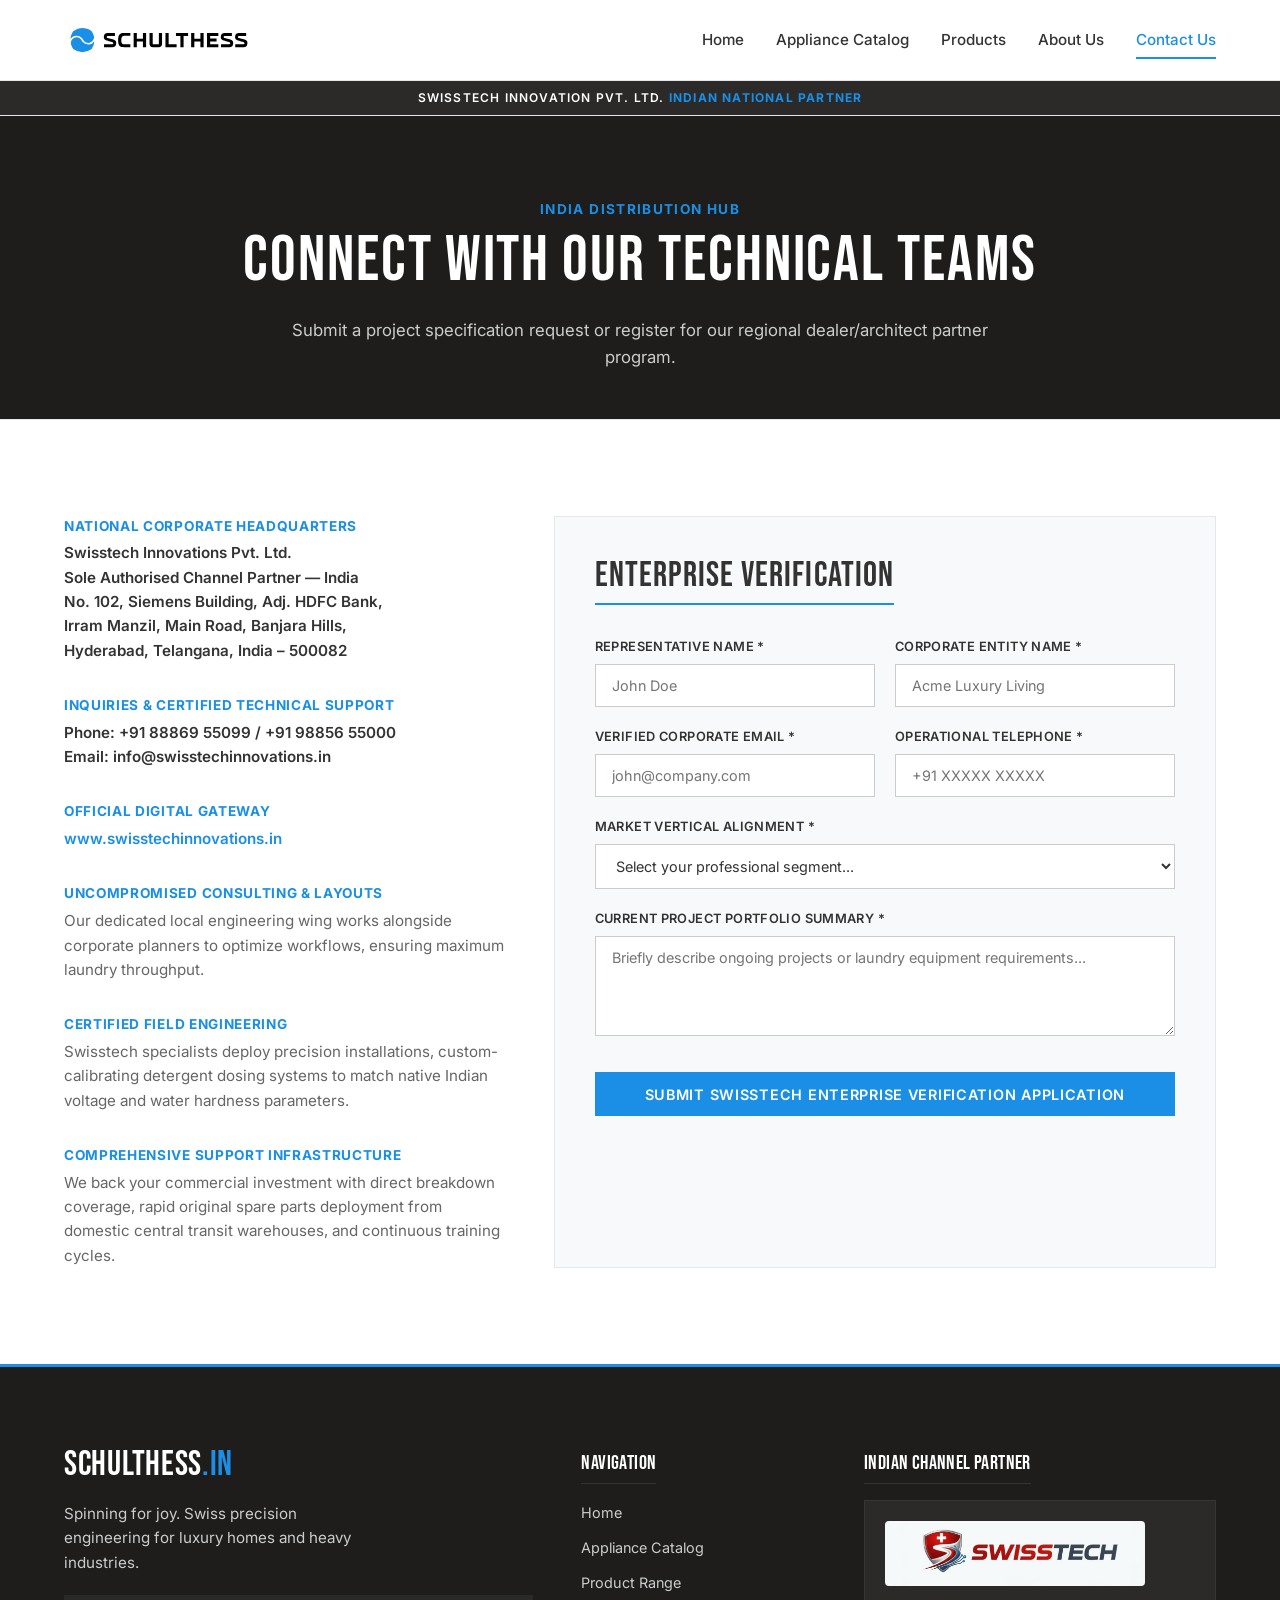
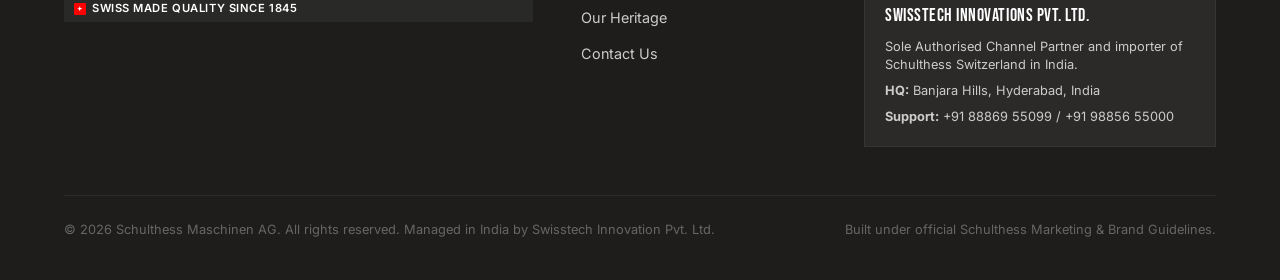
<file: schulthess_in/website/contact.html>
<!DOCTYPE html>
<html lang="en">
<head>
  <meta charset="UTF-8">
  <meta name="viewport" content="width=device-width, initial-scale=1.0">
  <title>Contact & Partner Program | Schulthess India National Importer</title>
  <meta name="description" content="Get in touch with Swisstech Innovation, the authorized national partner for Schulthess in India. Request quotes, download engineering datasheets, or apply for our partner program.">
  <link rel="stylesheet" href="styles.css">
</head>
<body>

  <!-- GLOBAL NAVBAR -->
  <nav class="navbar" id="global-nav">
    <div class="container">
      <a href="index.html" class="logo-container" id="nav-logo">
        <img src="images/Schulthess_Logo_20_blau_schwarz.svg" alt="Schulthess" style="height: 38px;">
      </a>

      <div class="menu-toggle" id="mobile-menu" aria-label="Toggle Navigation">
        <span></span>
        <span></span>
        <span></span>
      </div>

      <ul class="nav-links" id="nav-menu">
        <li><a href="index.html" class="nav-link" id="nav-link-home">Home</a></li>
        <li><a href="shop.html" class="nav-link" id="nav-link-shop">Appliance Catalog</a></li>
        <li><a href="products.html" class="nav-link" id="nav-link-products">Products</a></li>
        <li><a href="about.html" class="nav-link" id="nav-link-about">About Us</a></li>
        <li><a href="contact.html" class="nav-link active" id="nav-link-contact">Contact Us</a></li>
      </ul>
    </div>
  </nav>

  <!-- EXCLUSIVE TRUST BANNER -->
  <div class="trust-banner" id="trust-badge">
    Swisstech Innovation Pvt. Ltd. <span>Indian National Partner</span>
  </div>

  <!-- CONTACT HERO -->
  <header class="products-hero section-padding" id="contact-hero" style="background: var(--bg-dark); border-bottom: 1px solid var(--border-color);">
    <div class="container">
      <div class="section-header" style="margin-bottom: 0;">
        <span class="section-tag" style="color: var(--schulthess-blue);">India Distribution Hub</span>
        <h1 class="heading-lg text-light">Connect With Our Technical Teams</h1>
        <p class="hero-descr" style="color: #cccccc; margin: 1.5rem auto 0 auto; max-width: 700px;">
          Submit a project specification request or register for our regional dealer/architect partner program.
        </p>
      </div>
    </div>
  </header>

  <!-- CONTACT & FORM SECTION -->
  <section class="section-padding" id="contact-section">
    <div class="container contact-grid">
      
      <!-- Left: Importer Details -->
      <div class="contact-info">
        <div class="info-group" id="group-hq">
          <span class="info-label">National Corporate Headquarters</span>
          <span class="info-value" style="font-weight: 600; color: var(--text-dark);">
            Swisstech Innovations Pvt. Ltd.<br>
            Sole Authorised Channel Partner — India<br>
            No. 102, Siemens Building, Adj. HDFC Bank,<br>
            Irram Manzil, Main Road, Banjara Hills,<br>
            Hyderabad, Telangana, India – 500082
          </span>
        </div>

        <div class="info-group" id="group-support">
          <span class="info-label">Inquiries & Certified Technical Support</span>
          <span class="info-value" style="font-weight: 600; color: var(--text-dark);">
            Phone: <a href="tel:+918886955099">+91 88869 55099</a> / <a href="tel:+919885655000">+91 98856 55000</a><br>
            Email: <a href="mailto:info@swisstechinnovations.in">info@swisstechinnovations.in</a>
          </span>
        </div>

        <div class="info-group" id="group-gateway">
          <span class="info-label">Official Digital Gateway</span>
          <span class="info-value">
            <a href="https://www.swisstechinnovations.in" target="_blank" style="color: var(--schulthess-blue);">www.swisstechinnovations.in</a>
          </span>
        </div>

        <div class="info-group" id="group-consulting">
          <span class="info-label">Uncompromised Consulting & Layouts</span>
          <span class="info-value">
            Our dedicated local engineering wing works alongside corporate planners to optimize workflows, ensuring maximum laundry throughput.
          </span>
        </div>

        <div class="info-group" id="group-engineering">
          <span class="info-label">Certified Field Engineering</span>
          <span class="info-value">
            Swisstech specialists deploy precision installations, custom-calibrating detergent dosing systems to match native Indian voltage and water hardness parameters.
          </span>
        </div>

        <div class="info-group" id="group-infrastructure">
          <span class="info-label">Comprehensive Support Infrastructure</span>
          <span class="info-value">
            We back your commercial investment with direct breakdown coverage, rapid original spare parts deployment from domestic central transit warehouses, and continuous training cycles.
          </span>
        </div>
      </div>

      <!-- Right: Ingestion Form -->
      <div class="contact-card">
        <h2 class="heading-md" style="margin-bottom: 2rem; font-size: 2.2rem; border-bottom: 2px solid var(--schulthess-blue); padding-bottom: 0.5rem; display: inline-block;">Enterprise Verification</h2>
        
        <form class="contact-form" id="lead-form" action="#" method="POST" onsubmit="handleFormSubmit(event)">
          <!-- Name -->
          <div class="form-group">
            <label class="form-label" for="contact-name">Representative Name *</label>
            <input class="form-input" type="text" id="contact-name" name="name" placeholder="John Doe" required>
          </div>

          <!-- Corporate Entity -->
          <div class="form-group">
            <label class="form-label" for="entity-name">Corporate Entity Name *</label>
            <input class="form-input" type="text" id="entity-name" name="entity" placeholder="Acme Luxury Living" required>
          </div>

          <!-- Email -->
          <div class="form-group">
            <label class="form-label" for="contact-email">Verified Corporate Email *</label>
            <input class="form-input" type="email" id="contact-email" name="email" placeholder="john@company.com" required>
          </div>

          <!-- Phone -->
          <div class="form-group">
            <label class="form-label" for="contact-phone">Operational Telephone *</label>
            <input class="form-input" type="tel" id="contact-phone" name="phone" placeholder="+91 XXXXX XXXXX" required>
          </div>

          <!-- Dropdown Segment -->
          <div class="form-group form-group-full">
            <label class="form-label" for="market-alignment">Market Vertical Alignment *</label>
            <select class="form-select" id="market-alignment" name="alignment" required>
              <option value="" disabled selected>Select your professional segment...</option>
              <option value="luxury-retailer">Luxury Retailer</option>
              <option value="interior-architect">Interior Architect</option>
              <option value="mep-consultant">MEP Consultant</option>
              <option value="hospitality-procurement">Hospitality Procurement Director</option>
            </select>
          </div>

          <!-- Project Portfolio Summary -->
          <div class="form-group form-group-full">
            <label class="form-label" for="portfolio-summary">Current Project Portfolio Summary *</label>
            <textarea class="form-textarea" id="portfolio-summary" name="summary" placeholder="Briefly describe ongoing projects or laundry equipment requirements..." required></textarea>
          </div>

          <!-- Button -->
          <div class="form-group form-group-full" style="margin-top: 1rem;">
            <button class="btn btn-primary" type="submit" id="btn-submit-form" style="width: 100%;">
              Submit Swisstech Enterprise Verification Application
            </button>
          </div>
        </form>

        <!-- Form Success State -->
        <div id="form-success-msg" style="display: none; text-align: center; padding: 2rem 0;">
          <svg viewBox="0 0 24 24" fill="none" stroke="var(--schulthess-blue)" stroke-width="2" style="width: 64px; height: 64px; margin: 0 auto 1.5rem auto;">
            <path d="M22 11.08V12a10 10 0 1 1-5.93-9.14"/>
            <polyline points="22 4 12 14.01 9 11.01"/>
          </svg>
          <h3 class="heading-sm" style="font-size: 1.5rem; margin-bottom: 0.5rem; color: var(--schulthess-blue);">Application Submitted</h3>
          <p class="feature-descr">
            Thank you. Your verification request has been successfully transmitted. A Swisstech Application Engineer will contact you within 24 business hours.
          </p>
        </div>
      </div>

    </div>
  </section>

  <!-- GLOBAL FOOTER -->
  <footer class="footer" id="global-footer">
    <div class="container">
      <div class="footer-grid">
        <div class="footer-brand" id="footer-logo">
          <div class="footer-logo-text">SCHULTHESS<span>.IN</span></div>
          <p class="footer-tagline">Spinning for joy. Swiss precision engineering for luxury homes and heavy industries.</p>
          <div class="swiss-made-badge" id="swiss-made">
            <span class="swiss-cross">+</span>
            <span>Swiss Made Quality Since 1845</span>
          </div>
        </div>
        <div class="footer-nav" id="footer-links-col">
          <h4 class="footer-col-title">Navigation</h4>
          <ul class="footer-links">
            <li><a href="index.html">Home</a></li>
            <li><a href="shop.html">Appliance Catalog</a></li>
            <li><a href="products.html">Product Range</a></li>
            <li><a href="about.html">Our Heritage</a></li>
            <li><a href="contact.html">Contact Us</a></li>
          </ul>
        </div>
        <div class="footer-partner" id="footer-partner-col">
          <h4 class="footer-col-title">Indian Channel Partner</h4>
          <div class="footer-partner-card">
            <img src="images/swisstech_logo.jpg" alt="Swisstech Innovations" class="footer-partner-logo">
            <h4>Swisstech Innovations Pvt. Ltd.</h4>
            <p>Sole Authorised Channel Partner and importer of Schulthess Switzerland in India.</p>
            <p><strong>HQ:</strong> Banjara Hills, Hyderabad, India</p>
            <p><strong>Support:</strong> +91 88869 55099 / +91 98856 55000</p>
          </div>
        </div>
      </div>
      <div class="footer-bottom">
        <p>&copy; 2026 Schulthess Maschinen AG. All rights reserved. Managed in India by Swisstech Innovation Pvt. Ltd.</p>
        <p>Built under official Schulthess Marketing & Brand Guidelines.</p>
      </div>
    </div>
  </footer>

  <!-- MOBILE NAVIGATION & FORM INTERACTION JAVASCRIPT -->
  <script>
    const mobileMenu = document.getElementById('mobile-menu');
    const navMenu = document.getElementById('nav-menu');
    const navbar = document.getElementById('global-nav');

    mobileMenu.addEventListener('click', () => {
      navMenu.classList.toggle('active');
      mobileMenu.classList.toggle('active');
    });

    window.addEventListener('scroll', () => {
      if (window.scrollY > 50) {
        navbar.classList.add('navbar-scrolled');
      } else {
        navbar.classList.remove('navbar-scrolled');
      }
    });

    // Parse URL query parameters to prefill the contact form
    window.addEventListener('DOMContentLoaded', () => {
      const urlParams = new URLSearchParams(window.location.search);
      const product = urlParams.get('product');
      if (product) {
        const textarea = document.getElementById('portfolio-summary');
        if (textarea) {
          textarea.value = `I am interested in obtaining a quote/information for: ${product}.\n\n` + textarea.value;
        }
      }
    });

    // Handle verification form submission
    function handleFormSubmit(event) {
      event.preventDefault();
      const form = document.getElementById('lead-form');
      const successMsg = document.getElementById('form-success-msg');
      
      form.style.display = 'none';
      successMsg.style.display = 'block';
    }
  </script>
</body>
</html>
</file>
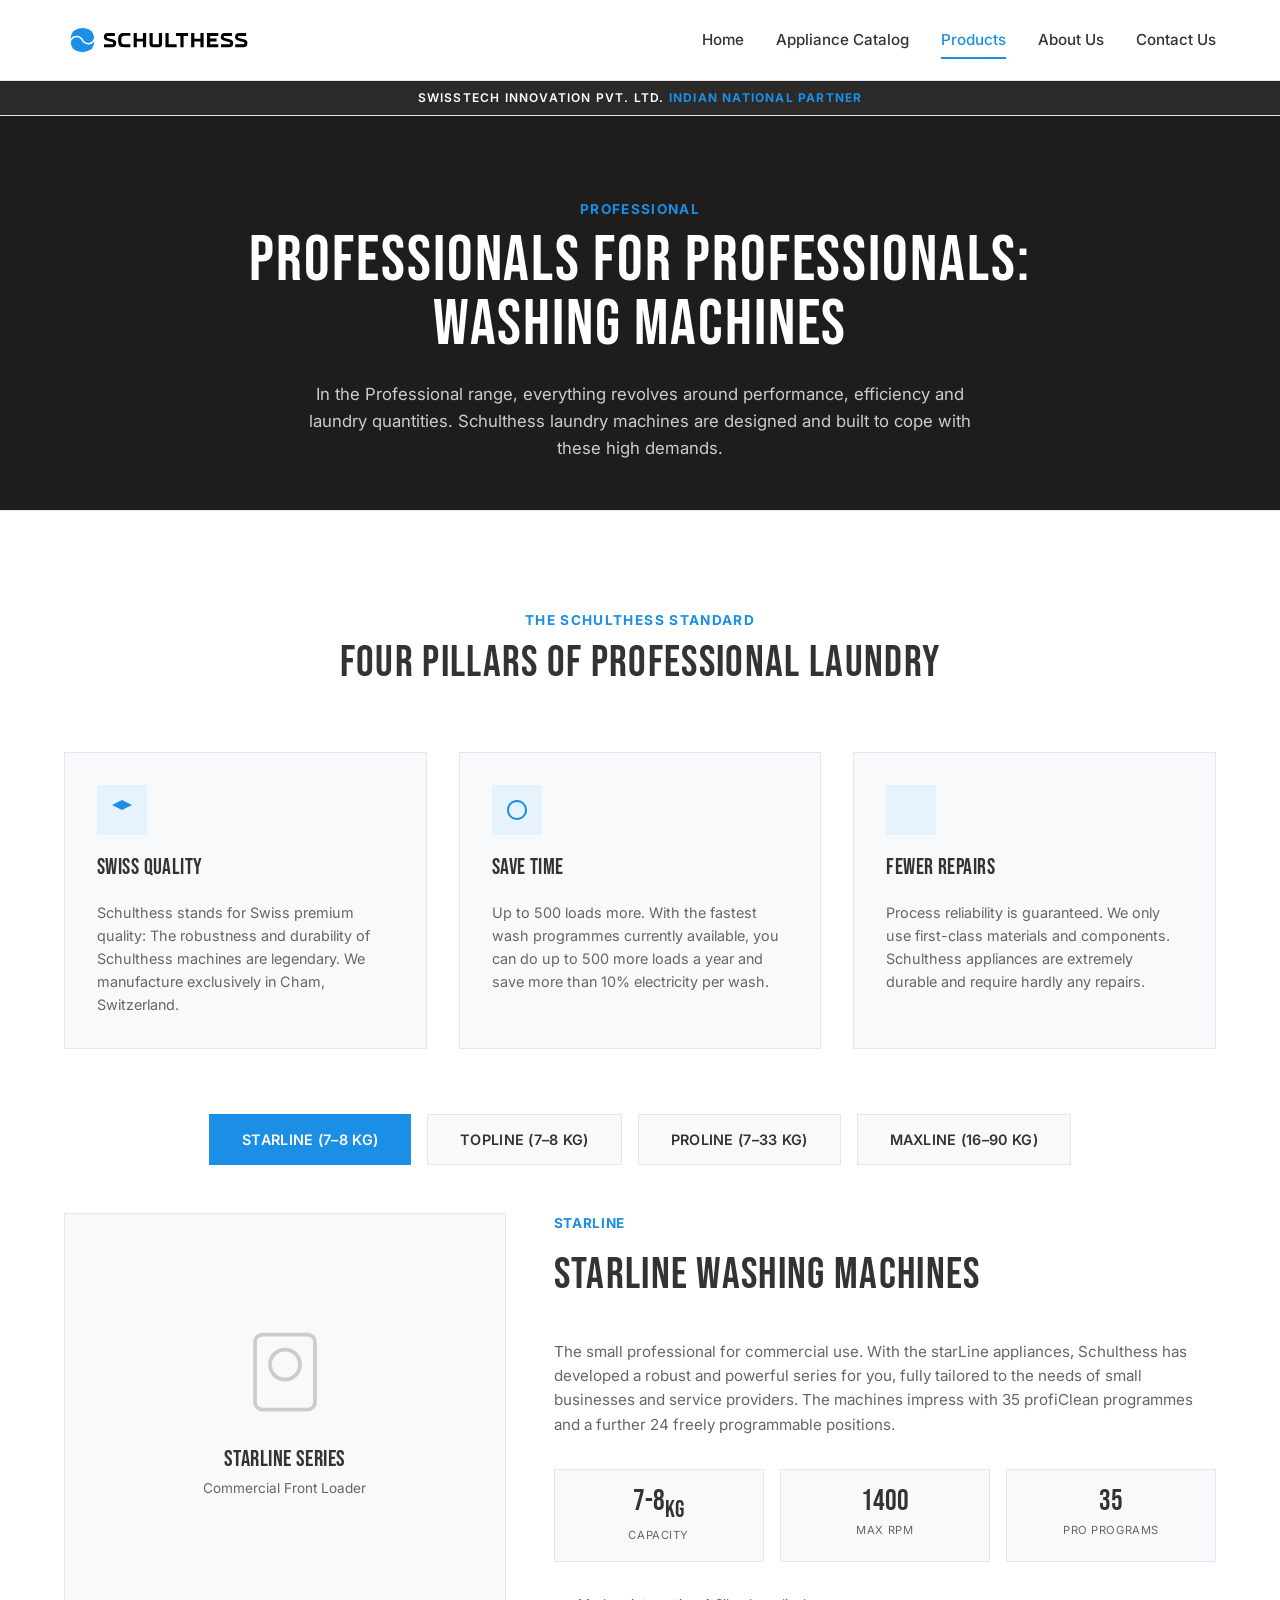
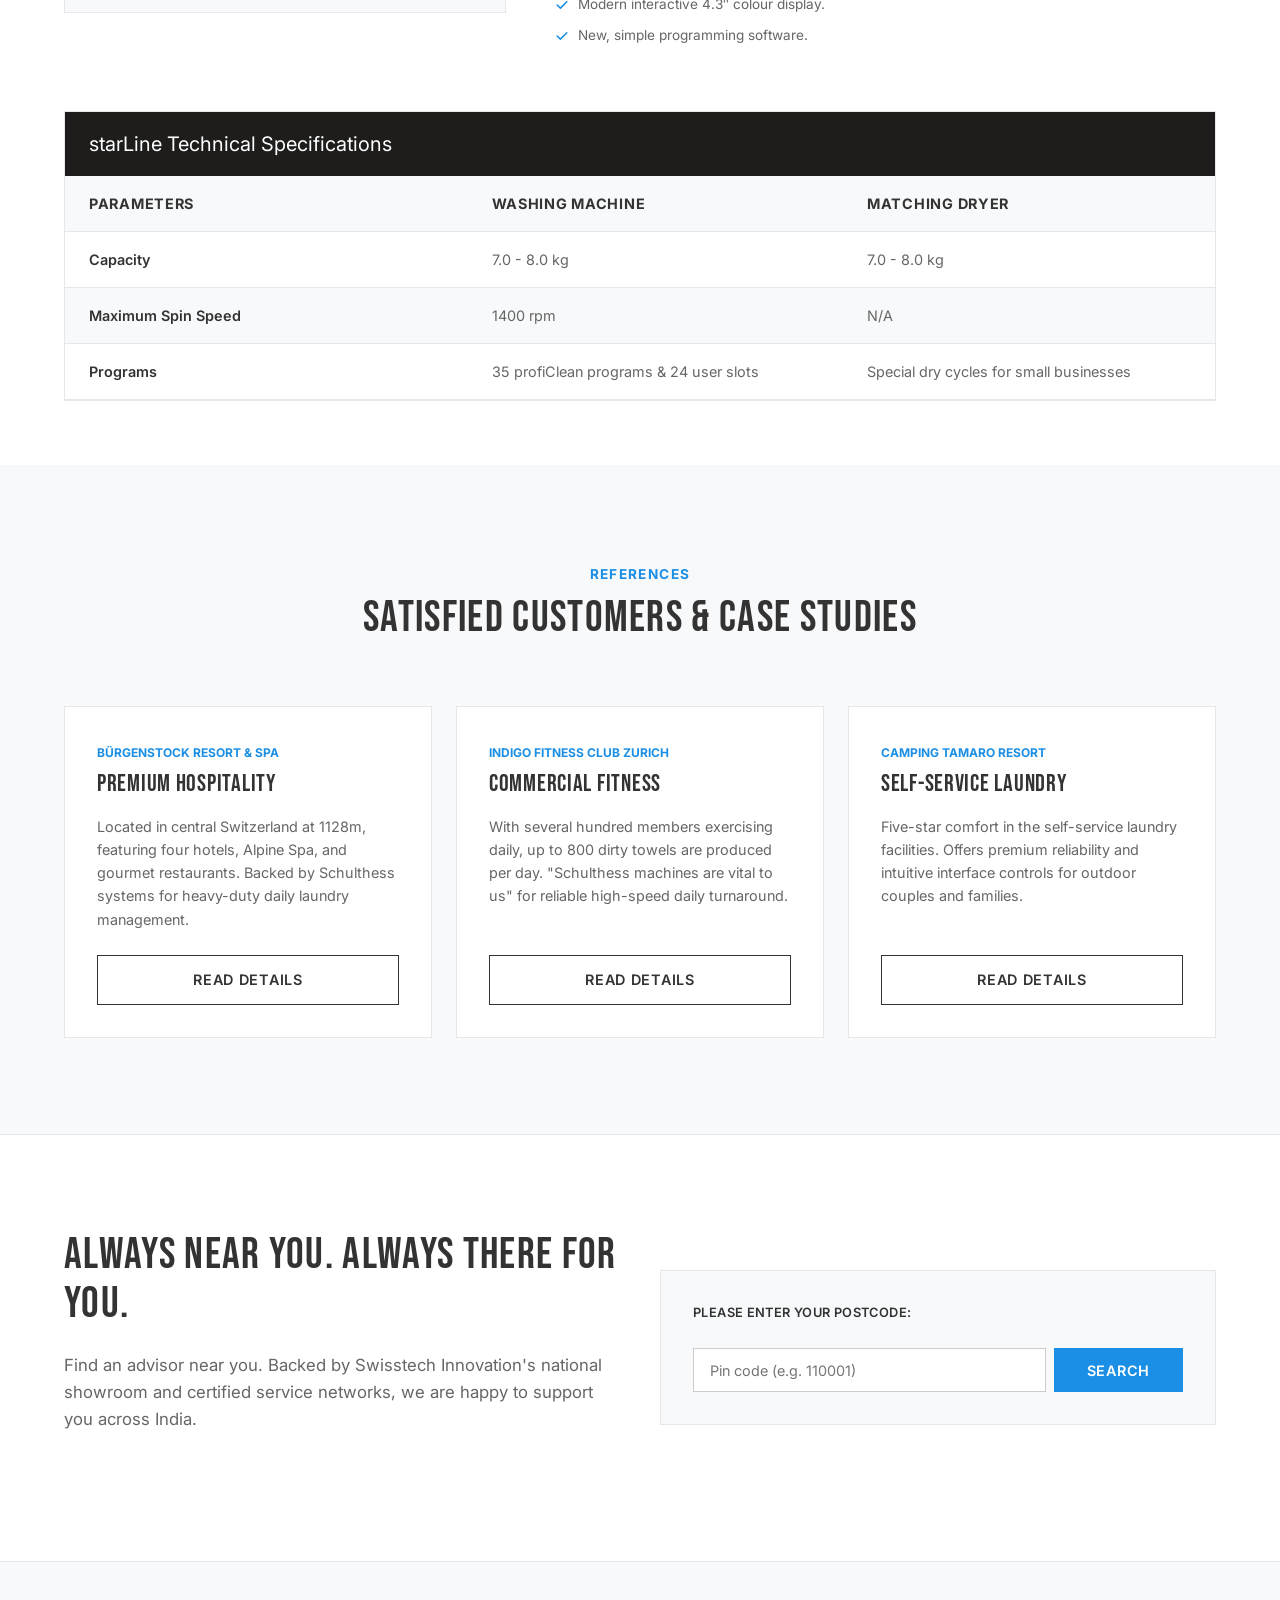
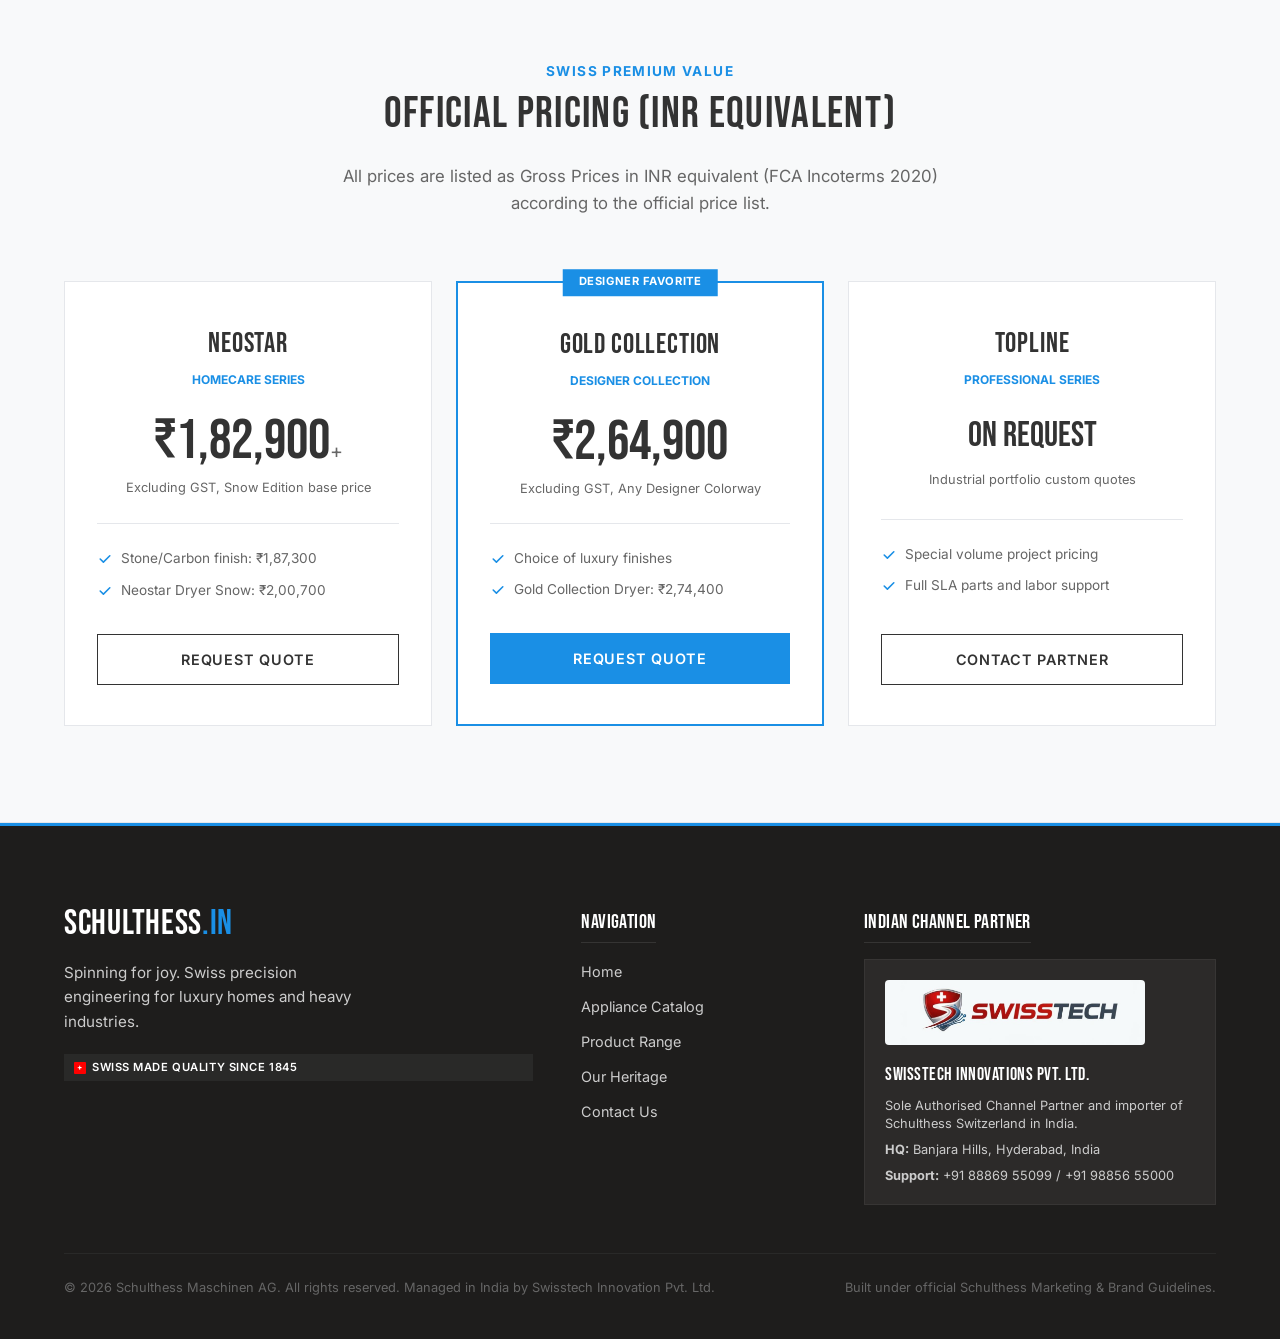
<file: schulthess_in/website/products.html>
<!DOCTYPE html>
<html lang="en">
<head>
  <meta charset="UTF-8">
  <meta name="viewport" content="width=device-width, initial-scale=1.0">
  <title>Schulthess Product Range | Swiss Premium Washers & Dryers</title>
  <meta name="description" content="Explore the Schulthess professional and commercial washing machine lineup for India. Detailed specifications, options, and pricing for starLine, topLine, proLine, and maxLine.">
  <link rel="stylesheet" href="styles.css">
</head>
<body>

  <!-- GLOBAL NAVBAR -->
  <nav class="navbar" id="global-nav">
    <div class="container">
      <a href="index.html" class="logo-container" id="nav-logo">
        <img src="images/Schulthess_Logo_20_blau_schwarz.svg" alt="Schulthess" style="height: 38px;">
      </a>

      <div class="menu-toggle" id="mobile-menu" aria-label="Toggle Navigation">
        <span></span>
        <span></span>
        <span></span>
      </div>

      <ul class="nav-links" id="nav-menu">
        <li><a href="index.html" class="nav-link" id="nav-link-home">Home</a></li>
        <li><a href="shop.html" class="nav-link" id="nav-link-shop">Appliance Catalog</a></li>
        <li><a href="products.html" class="nav-link active" id="nav-link-products">Products</a></li>
        <li><a href="about.html" class="nav-link" id="nav-link-about">About Us</a></li>
        <li><a href="contact.html" class="nav-link" id="nav-link-contact">Contact Us</a></li>
      </ul>
    </div>
  </nav>

  <!-- EXCLUSIVE TRUST BANNER -->
  <div class="trust-badge" id="trust-badge">
    <div class="trust-banner">
      Swisstech Innovation Pvt. Ltd. <span>Indian National Partner</span>
    </div>
  </div>

  <!-- PRODUCTS HERO -->
  <header class="products-hero section-padding" id="prod-hero">
    <div class="container">
      <div class="section-header" style="margin-bottom: 0;">
        <span class="section-tag" style="color: var(--schulthess-blue);">Professional</span>
        <h1 class="heading-lg text-light">Professionals for professionals: washing machines</h1>
        <p class="hero-descr" style="color: #cccccc; margin: 1.5rem auto 0 auto; max-width: 700px;">
          In the Professional range, everything revolves around performance, efficiency and laundry quantities. Schulthess laundry machines are designed and built to cope with these high demands.
        </p>
      </div>
    </div>
  </header>

  <!-- CORE PILLARS SECTION -->
  <section class="features-section section-padding" id="pillars-section">
    <div class="container">
      <div class="section-header">
        <span class="section-tag">The Schulthess Standard</span>
        <h2 class="heading-md">Four Pillars of Professional Laundry</h2>
      </div>
      
      <div class="features-grid">
        <!-- Swiss Quality -->
        <div class="feature-card">
          <div class="feature-icon-wrapper">
            <svg viewBox="0 0 24 24"><path d="M12 2L2 7l10 5 10-5-10-5z"/></svg>
          </div>
          <h3 class="heading-sm feature-title">Swiss quality</h3>
          <p class="feature-descr">
            Schulthess stands for Swiss premium quality: The robustness and durability of Schulthess machines are legendary. We manufacture exclusively in Cham, Switzerland.
          </p>
        </div>

        <!-- Save Time -->
        <div class="feature-card">
          <div class="feature-icon-wrapper">
            <svg viewBox="0 0 24 24"><path d="M11.99 2C6.47 2 2 6.48 2 12s4.47 10 9.99 10C17.52 22 22 17.52 22 12S17.52 2 11.99 2zM12 20c-4.42 0-8-3.58-8-8s3.58-8 8-8 8 3.58 8 8-3.58 8-8 8z"/></svg>
          </div>
          <h3 class="heading-sm feature-title">Save time</h3>
          <p class="feature-descr">
            Up to 500 loads more. With the fastest wash programmes currently available, you can do up to 500 more loads a year and save more than 10% electricity per wash.
          </p>
        </div>

        <!-- Fewer Repairs -->
        <div class="feature-card">
          <div class="feature-icon-wrapper">
            <svg viewBox="0 0 24 24"><path d="M22 2L2 22"/></svg>
          </div>
          <h3 class="heading-sm feature-title">Fewer repairs</h3>
          <p class="feature-descr">
            Process reliability is guaranteed. We only use first-class materials and components. Schulthess appliances are extremely durable and require hardly any repairs.
          </p>
        </div>
      </div>
    </div>
  </section>

  <!-- INTERACTIVE TABS CONTAINER -->
  <section class="tabs-container" id="interactive-tabs">
    <div class="container">
      <div class="tabs-nav" id="tab-buttons">
        <button class="tab-btn active" data-tab="starline" id="btn-tab-starline">starLine (7–8 kg)</button>
        <button class="tab-btn" data-tab="topline" id="btn-tab-topline">topLine (7–8 kg)</button>
        <button class="tab-btn" data-tab="proline" id="btn-tab-proline">proLine (7–33 kg)</button>
        <button class="tab-btn" data-tab="maxline" id="btn-tab-maxline">maxLine (16–90 kg)</button>
      </div>

      <!-- TAB PANE: starLine -->
      <div class="tab-pane active" id="pane-starline">
        <div class="product-showcase">
          <div class="product-gallery">
            <div class="product-placeholder-img">
              <svg viewBox="0 0 24 24" fill="none" stroke="currentColor" stroke-width="1">
                <rect x="4" y="2" width="16" height="20" rx="2" ry="2"/>
                <circle cx="12" cy="10" r="4"/>
              </svg>
              <h4 class="heading-sm">starLine Series</h4>
              <p style="font-size: 0.85rem; color: var(--text-muted);">Commercial Front Loader</p>
            </div>
          </div>
          <div class="product-details">
            <span class="model-series">starLine</span>
            <h2 class="heading-md">starLine washing machines</h2>
            <p class="product-description">
              The small professional for commercial use. With the starLine appliances, Schulthess has developed a robust and powerful series for you, fully tailored to the needs of small businesses and service providers. The machines impress with 35 profiClean programmes and a further 24 freely programmable positions.
            </p>
            <div class="product-spec-highlights">
              <div class="spec-highlight-card">
                <div class="spec-num">7-8<sub>kg</sub></div>
                <div class="spec-lbl">Capacity</div>
              </div>
              <div class="spec-highlight-card">
                <div class="spec-num">1400</div>
                <div class="spec-lbl">Max RPM</div>
              </div>
              <div class="spec-highlight-card">
                <div class="spec-num">35</div>
                <div class="spec-lbl">Pro Programs</div>
              </div>
            </div>
            <ul class="price-features" style="border-top: none; padding-top: 0; margin-bottom: 0;">
              <li>
                <svg fill="currentColor" viewBox="0 0 20 20"><path d="M16.707 5.293a1 1 0 010 1.414l-8 8a1 1 0 01-1.414 0l-4-4a1 1 0 011.414-1.414L8 12.586l7.293-7.293a1 1 0 011.414 0z"/></svg>
                <span>Modern interactive 4.3″ colour display.</span>
              </li>
              <li>
                <svg fill="currentColor" viewBox="0 0 20 20"><path d="M16.707 5.293a1 1 0 010 1.414l-8 8a1 1 0 01-1.414 0l-4-4a1 1 0 011.414-1.414L8 12.586l7.293-7.293a1 1 0 011.414 0z"/></svg>
                <span>New, simple programming software.</span>
              </li>
            </ul>
          </div>
        </div>

        <div class="spec-table-wrapper">
          <div class="spec-table-title">starLine Technical Specifications</div>
          <table class="spec-table">
            <thead>
              <tr>
                <th>Parameters</th>
                <th>Washing Machine</th>
                <th>Matching Dryer</th>
              </tr>
            </thead>
            <tbody>
              <tr>
                <td class="spec-param">Capacity</td>
                <td class="spec-val">7.0 - 8.0 kg</td>
                <td class="spec-val">7.0 - 8.0 kg</td>
              </tr>
              <tr>
                <td class="spec-param">Maximum Spin Speed</td>
                <td class="spec-val">1400 rpm</td>
                <td class="spec-val">N/A</td>
              </tr>
              <tr>
                <td class="spec-param">Programs</td>
                <td class="spec-val">35 profiClean programs & 24 user slots</td>
                <td class="spec-val">Special dry cycles for small businesses</td>
              </tr>
            </tbody>
          </table>
        </div>
      </div>

      <!-- TAB PANE: topLine -->
      <div class="tab-pane" id="pane-topline">
        <div class="product-showcase">
          <div class="product-gallery">
            <div class="product-placeholder-img">
              <svg viewBox="0 0 24 24" fill="none" stroke="currentColor" stroke-width="1">
                <rect x="4" y="2" width="16" height="20" rx="2" ry="2"/>
                <circle cx="12" cy="10" r="4"/>
              </svg>
              <h4 class="heading-sm">topLine Series</h4>
              <p style="font-size: 0.85rem; color: var(--text-muted);">Professional Moisture Sensor Series</p>
            </div>
          </div>
          <div class="product-details">
            <span class="model-series">topLine</span>
            <h2 class="heading-md">topLine washing machines</h2>
            <p class="product-description">
              Quick and easy: This is the Schulthess proLite Collection. This collection is made for small businesses – such as launderettes – and has everything that makes it indispensable for these industries. With tools specially developed for them, dispensing detergent, doing the laundry and paying for washing are child’s play.
            </p>
            <div class="product-spec-highlights">
              <div class="spec-highlight-card">
                <div class="spec-num">7-8<sub>kg</sub></div>
                <div class="spec-lbl">Capacity</div>
              </div>
              <div class="spec-highlight-card">
                <div class="spec-num">1600</div>
                <div class="spec-lbl">Max RPM</div>
              </div>
              <div class="spec-highlight-card">
                <div class="spec-num">30K</div>
                <div class="spec-lbl">Tested Cycles</div>
              </div>
            </div>
            <ul class="price-features" style="border-top: none; padding-top: 0; margin-bottom: 0;">
              <li>
                <svg fill="currentColor" viewBox="0 0 20 20"><path d="M16.707 5.293a1 1 0 010 1.414l-8 8a1 1 0 01-1.414 0l-4-4a1 1 0 011.414-1.414L8 12.586l7.293-7.293a1 1 0 011.414 0z"/></svg>
                <span>94 profiClean, 10 wetClean, and 9 Disinfection programs.</span>
              </li>
              <li>
                <svg fill="currentColor" viewBox="0 0 20 20"><path d="M16.707 5.293a1 1 0 010 1.414l-8 8a1 1 0 01-1.414 0l-4-4a1 1 0 011.414-1.414L8 12.586l7.293-7.293a1 1 0 011.414 0z"/></svg>
                <span>Integrated USB interface for custom programs.</span>
              </li>
            </ul>
          </div>
        </div>

        <div class="spec-table-wrapper">
          <div class="spec-table-title">topLine Technical Specifications</div>
          <table class="spec-table">
            <thead>
              <tr>
                <th>Parameters</th>
                <th>Washing Machine</th>
                <th>Matching Dryer</th>
              </tr>
            </thead>
            <tbody>
              <tr>
                <td class="spec-param">Capacity</td>
                <td class="spec-val">7.0 - 8.0 kg</td>
                <td class="spec-val">8.0 kg</td>
              </tr>
              <tr>
                <td class="spec-param">Maximum Spin Speed</td>
                <td class="spec-val">1600 rpm</td>
                <td class="spec-val">N/A</td>
              </tr>
              <tr>
                <td class="spec-param">Dryer Systems</td>
                <td class="spec-val">N/A</td>
                <td class="spec-val">Heat-pump (TW), Condensation (TC), or Exhaust (TA)</td>
              </tr>
            </tbody>
          </table>
        </div>
      </div>

      <!-- TAB PANE: proLine -->
      <div class="tab-pane" id="pane-proline">
        <div class="product-showcase">
          <div class="product-gallery">
            <div class="product-placeholder-img">
              <svg viewBox="0 0 24 24" fill="none" stroke="currentColor" stroke-width="1">
                <rect x="4" y="2" width="16" height="20" rx="2" ry="2"/>
                <circle cx="12" cy="10" r="4"/>
              </svg>
              <h4 class="heading-sm">proLine Series</h4>
              <p style="font-size: 0.85rem; color: var(--text-muted);">Heavy Industrial Front Loader</p>
            </div>
          </div>
          <div class="product-details">
            <span class="model-series">proLine</span>
            <h2 class="heading-md">proLine washing machines</h2>
            <p class="product-description">
              The proLine washing machines are easy to use with no special expertise: clearly arranged buttons with self-explanatory symbols guide users through the programmes. A two-line graphic display assists users with programme selection and offers guidance through all the phases of the washing process with status information in up to 26 languages.
            </p>
            <div class="product-spec-highlights">
              <div class="spec-highlight-card">
                <div class="spec-num">7-33<sub>kg</sub></div>
                <div class="spec-lbl">Capacity</div>
              </div>
              <div class="spec-highlight-card">
                <div class="spec-num">1400</div>
                <div class="spec-lbl">Max RPM</div>
              </div>
              <div class="spec-highlight-card">
                <div class="spec-num">26</div>
                <div class="spec-lbl">Languages</div>
              </div>
            </div>
            <ul class="price-features" style="border-top: none; padding-top: 0; margin-bottom: 0;">
              <li>
                <svg fill="currentColor" viewBox="0 0 20 20"><path d="M16.707 5.293a1 1 0 010 1.414l-8 8a1 1 0 01-1.414 0l-4-4a1 1 0 011.414-1.414L8 12.586l7.293-7.293a1 1 0 011.414 0z"/></svg>
                <span>State of the art multilingual operation.</span>
              </li>
              <li>
                <svg fill="currentColor" viewBox="0 0 20 20"><path d="M16.707 5.293a1 1 0 010 1.414l-8 8a1 1 0 01-1.414 0l-4-4a1 1 0 011.414-1.414L8 12.586l7.293-7.293a1 1 0 011.414 0z"/></svg>
                <span>WetClean system for sensitive fabrics and hygiene monitoring.</span>
              </li>
            </ul>
          </div>
        </div>

        <div class="spec-table-wrapper">
          <div class="spec-table-title">proLine Technical Specifications</div>
          <table class="spec-table">
            <thead>
              <tr>
                <th>Parameters</th>
                <th>Washing Machine</th>
                <th>Matching Dryer</th>
              </tr>
            </thead>
            <tbody>
              <tr>
                <td class="spec-param">Capacity</td>
                <td class="spec-val">7.0 - 33.0 kg</td>
                <td class="spec-val">7.0 - 33.0 kg</td>
              </tr>
              <tr>
                <td class="spec-param">Washing Technology</td>
                <td class="spec-val">profiClean programmes & wetClean technology</td>
                <td class="spec-val">Heavy duty industrial condensation/heat-pump drying</td>
              </tr>
              <tr>
                <td class="spec-param">Controls</td>
                <td class="spec-val">Two-line graphic display in up to 26 languages</td>
                <td class="spec-val">Electronic humidity moisture tracking</td>
              </tr>
            </tbody>
          </table>
        </div>
      </div>

      <!-- TAB PANE: maxLine -->
      <div class="tab-pane" id="pane-maxline">
        <div class="product-showcase">
          <div class="product-gallery">
            <div class="product-placeholder-img">
              <svg viewBox="0 0 24 24" fill="none" stroke="currentColor" stroke-width="1">
                <rect x="4" y="2" width="16" height="20" rx="2" ry="2"/>
                <circle cx="12" cy="10" r="4"/>
              </svg>
              <h4 class="heading-sm">maxLine Series</h4>
              <p style="font-size: 0.85rem; color: var(--text-muted);">Industrial Partition Loader</p>
            </div>
          </div>
          <div class="product-details">
            <span class="model-series">maxLine</span>
            <h2 class="heading-md">maxLine washing machines</h2>
            <p class="product-description">
              Schulthess maxLine appliances are spacious industrial machines that correspond perfectly with the needs of large laundries. The maxLine product line includes, for example, partition wall machines or front loaders in all variations, tailored to all industry-specific needs.
            </p>
            <div class="product-spec-highlights">
              <div class="spec-highlight-card">
                <div class="spec-num">16-90<sub>kg</sub></div>
                <div class="spec-lbl">Capacity</div>
              </div>
              <div class="spec-highlight-card">
                <div class="spec-num">Front</div>
                <div class="spec-lbl">Loader</div>
              </div>
              <div class="spec-highlight-card">
                <div class="spec-num">Barrier</div>
                <div class="spec-lbl">Partition</div>
              </div>
            </div>
            <ul class="price-features" style="border-top: none; padding-top: 0; margin-bottom: 0;">
              <li>
                <svg fill="currentColor" viewBox="0 0 20 20"><path d="M16.707 5.293a1 1 0 010 1.414l-8 8a1 1 0 01-1.414 0l-4-4a1 1 0 011.414-1.414L8 12.586l7.293-7.293a1 1 0 011.414 0z"/></svg>
                <span>Spacious industrial design for large-volume central laundries.</span>
              </li>
              <li>
                <svg fill="currentColor" viewBox="0 0 20 20"><path d="M16.707 5.293a1 1 0 010 1.414l-8 8a1 1 0 01-1.414 0l-4-4a1 1 0 011.414-1.414L8 12.586l7.293-7.293a1 1 0 011.414 0z"/></svg>
                <span>Extremely energy-efficient, durable and gentle laundry care.</span>
              </li>
            </ul>
          </div>
        </div>

        <div class="spec-table-wrapper">
          <div class="spec-table-title">maxLine Technical Specifications</div>
          <table class="spec-table">
            <thead>
              <tr>
                <th>Parameters</th>
                <th>Washing Machine</th>
                <th>Matching Dryer</th>
              </tr>
            </thead>
            <tbody>
              <tr>
                <td class="spec-param">Capacity</td>
                <td class="spec-val">16.0 - 90.0 kg</td>
                <td class="spec-val">16.0 - 90.0 kg</td>
              </tr>
              <tr>
                <td class="spec-param">Drum volume</td>
                <td class="spec-val">Up to 900 Liters</td>
                <td class="spec-val">Up to 1800 Liters</td>
              </tr>
              <tr>
                <td class="spec-param">Machine Configuration</td>
                <td class="spec-val">Front loader or hygienic barrier partition wall</td>
                <td class="spec-val">Steam, gas, or electrical heating elements</td>
              </tr>
            </tbody>
          </table>
        </div>
      </div>
    </div>
  </section>

  <!-- CUSTOMER REFERENCES SECTION -->
  <section class="partnership-section section-padding" id="references-section">
    <div class="container">
      <div class="section-header">
        <span class="section-tag">References</span>
        <h2 class="heading-md">Satisfied Customers & Case Studies</h2>
      </div>
      
      <div class="references-grid">
        <!-- Bürgenstock -->
        <div class="reference-card">
          <div>
            <span class="ref-tag">Bürgenstock Resort & Spa</span>
            <h3>Premium Hospitality</h3>
            <p>
              Located in central Switzerland at 1128m, featuring four hotels, Alpine Spa, and gourmet restaurants. Backed by Schulthess systems for heavy-duty daily laundry management.
            </p>
          </div>
          <a href="contact.html" class="btn btn-secondary">Read Details</a>
        </div>

        <!-- Indigo Fitness -->
        <div class="reference-card">
          <div>
            <span class="ref-tag">Indigo Fitness Club Zurich</span>
            <h3>Commercial Fitness</h3>
            <p>
              With several hundred members exercising daily, up to 800 dirty towels are produced per day. "Schulthess machines are vital to us" for reliable high-speed daily turnaround.
            </p>
          </div>
          <a href="contact.html" class="btn btn-secondary">Read Details</a>
        </div>

        <!-- Camping Tamaro -->
        <div class="reference-card">
          <div>
            <span class="ref-tag">Camping Tamaro Resort</span>
            <h3>Self-Service Laundry</h3>
            <p>
              Five-star comfort in the self-service laundry facilities. Offers premium reliability and intuitive interface controls for outdoor couples and families.
            </p>
          </div>
          <a href="contact.html" class="btn btn-secondary">Read Details</a>
        </div>
      </div>
    </div>
  </section>

  <!-- POSTCODE / FIND ADVISOR SECTION -->
  <section class="features-section section-padding" id="advisor-section">
    <div class="container grid-2">
      <div>
        <h2 class="heading-md">Always near you. Always there for you.</h2>
        <p class="hero-descr" style="margin-top: 1rem;">
          Find an advisor near you. Backed by Swisstech Innovation's national showroom and certified service networks, we are happy to support you across India.
        </p>
      </div>
      <div>
        <div class="feature-card" style="background: var(--bg-secondary);">
          <label class="form-label" for="advisor-postcode">Please enter your postcode:</label>
          <div style="display: flex; gap: 0.5rem; margin-top: 0.5rem;">
            <input class="form-input" type="text" id="advisor-postcode" placeholder="Pin code (e.g. 110001)" style="flex: 1;">
            <button class="btn btn-primary" onclick="alert('Searching for nearest advisor in your region...')">Search</button>
          </div>
        </div>
      </div>
    </div>
  </section>

  <!-- PRICING TABLE SECTION -->
  <section class="pricing-section section-padding" id="pricing-section">
    <div class="container">
      <div class="section-header">
        <span class="section-tag">Swiss Premium Value</span>
        <h2 class="heading-md">Official Pricing (INR Equivalent)</h2>
        <p class="hero-descr" style="max-width: 600px; margin: 1rem auto 0 auto;">
          All prices are listed as Gross Prices in INR equivalent (FCA Incoterms 2020) according to the official price list.
        </p>
      </div>

      <div class="pricing-table-wrapper">
        <!-- Neostar Card -->
        <div class="price-card" id="price-card-neostar">
          <div class="price-header">
            <h3>Neostar</h3>
            <div class="price-series">Homecare Series</div>
          </div>
          <div>
            <div class="price-amount">&#8377;1,82,900<span>+</span></div>
            <p class="price-amount-sub">Excluding GST, Snow Edition base price</p>
          </div>
          <ul class="price-features">
            <li>
              <svg fill="currentColor" viewBox="0 0 20 20"><path d="M16.707 5.293a1 1 0 010 1.414l-8 8a1 1 0 01-1.414 0l-4-4a1 1 0 011.414-1.414L8 12.586l7.293-7.293a1 1 0 011.414 0z"/></svg>
              <span>Stone/Carbon finish: &#8377;1,87,300</span>
            </li>
            <li>
              <svg fill="currentColor" viewBox="0 0 20 20"><path d="M16.707 5.293a1 1 0 010 1.414l-8 8a1 1 0 01-1.414 0l-4-4a1 1 0 011.414-1.414L8 12.586l7.293-7.293a1 1 0 011.414 0z"/></svg>
              <span>Neostar Dryer Snow: &#8377;2,00,700</span>
            </li>
          </ul>
          <a href="contact.html" class="btn btn-secondary">Request Quote</a>
        </div>

        <!-- Gold Collection Card -->
        <div class="price-card featured" id="price-card-gold">
          <div class="price-header">
            <h3>Gold Collection</h3>
            <div class="price-series">Designer Collection</div>
          </div>
          <div>
            <div class="price-amount">&#8377;2,64,900<span></span></div>
            <p class="price-amount-sub">Excluding GST, Any Designer Colorway</p>
          </div>
          <ul class="price-features">
            <li>
              <svg fill="currentColor" viewBox="0 0 20 20" style="color: #1A8FE5;"><path d="M16.707 5.293a1 1 0 010 1.414l-8 8a1 1 0 01-1.414 0l-4-4a1 1 0 011.414-1.414L8 12.586l7.293-7.293a1 1 0 011.414 0z"/></svg>
              <span>Choice of luxury finishes</span>
            </li>
            <li>
              <svg fill="currentColor" viewBox="0 0 20 20" style="color: #1A8FE5;"><path d="M16.707 5.293a1 1 0 010 1.414l-8 8a1 1 0 01-1.414 0l-4-4a1 1 0 011.414-1.414L8 12.586l7.293-7.293a1 1 0 011.414 0z"/></svg>
              <span>Gold Collection Dryer: &#8377;2,74,400</span>
            </li>
          </ul>
          <a href="contact.html" class="btn btn-primary">Request Quote</a>
        </div>

        <!-- topLine Card -->
        <div class="price-card" id="price-card-topline">
          <div class="price-header">
            <h3>topLine</h3>
            <div class="price-series">Professional Series</div>
          </div>
          <div>
            <div class="price-amount" style="font-size: 2.2rem; margin-bottom: 1rem;">On Request</div>
            <p class="price-amount-sub">Industrial portfolio custom quotes</p>
          </div>
          <ul class="price-features">
            <li>
              <svg fill="currentColor" viewBox="0 0 20 20"><path d="M16.707 5.293a1 1 0 010 1.414l-8 8a1 1 0 01-1.414 0l-4-4a1 1 0 011.414-1.414L8 12.586l7.293-7.293a1 1 0 011.414 0z"/></svg>
              <span>Special volume project pricing</span>
            </li>
            <li>
              <svg fill="currentColor" viewBox="0 0 20 20"><path d="M16.707 5.293a1 1 0 010 1.414l-8 8a1 1 0 01-1.414 0l-4-4a1 1 0 011.414-1.414L8 12.586l7.293-7.293a1 1 0 011.414 0z"/></svg>
              <span>Full SLA parts and labor support</span>
            </li>
          </ul>
          <a href="contact.html" class="btn btn-secondary">Contact Partner</a>
        </div>
      </div>
    </div>
  </section>

  <!-- GLOBAL FOOTER -->
  <footer class="footer" id="global-footer">
    <div class="container">
      <div class="footer-grid">
        <div class="footer-brand" id="footer-logo">
          <div class="footer-logo-text">SCHULTHESS<span>.IN</span></div>
          <p class="footer-tagline">Spinning for joy. Swiss precision engineering for luxury homes and heavy industries.</p>
          <div class="swiss-made-badge" id="swiss-made">
            <span class="swiss-cross">+</span>
            <span>Swiss Made Quality Since 1845</span>
          </div>
        </div>
        <div class="footer-nav" id="footer-links-col">
          <h4 class="footer-col-title">Navigation</h4>
          <ul class="footer-links">
            <li><a href="index.html">Home</a></li>
            <li><a href="shop.html">Appliance Catalog</a></li>
            <li><a href="products.html">Product Range</a></li>
            <li><a href="about.html">Our Heritage</a></li>
            <li><a href="contact.html">Contact Us</a></li>
          </ul>
        </div>
        <div class="footer-partner" id="footer-partner-col">
          <h4 class="footer-col-title">Indian Channel Partner</h4>
          <div class="footer-partner-card">
            <img src="images/swisstech_logo.jpg" alt="Swisstech Innovations" class="footer-partner-logo">
            <h4>Swisstech Innovations Pvt. Ltd.</h4>
            <p>Sole Authorised Channel Partner and importer of Schulthess Switzerland in India.</p>
            <p><strong>HQ:</strong> Banjara Hills, Hyderabad, India</p>
            <p><strong>Support:</strong> +91 88869 55099 / +91 98856 55000</p>
          </div>
        </div>
      </div>
      <div class="footer-bottom">
        <p>&copy; 2026 Schulthess Maschinen AG. All rights reserved. Managed in India by Swisstech Innovation Pvt. Ltd.</p>
        <p>Built under official Schulthess Marketing & Brand Guidelines.</p>
      </div>
    </div>
  </footer>

  <!-- TABS NAVIGATION JAVASCRIPT -->
  <script>
    const mobileMenu = document.getElementById('mobile-menu');
    const navMenu = document.getElementById('nav-menu');
    const navbar = document.getElementById('global-nav');

    mobileMenu.addEventListener('click', () => {
      navMenu.classList.toggle('active');
      mobileMenu.classList.toggle('active');
    });

    window.addEventListener('scroll', () => {
      if (window.scrollY > 50) {
        navbar.classList.add('navbar-scrolled');
      } else {
        navbar.classList.remove('navbar-scrolled');
      }
    });

    // Tab Switching logic
    const tabButtons = document.querySelectorAll('.tab-btn');
    const tabPanes = document.querySelectorAll('.tab-pane');

    tabButtons.forEach(button => {
      button.addEventListener('click', () => {
        const targetTab = button.getAttribute('data-tab');
        
        tabButtons.forEach(btn => btn.classList.remove('active'));
        tabPanes.forEach(pane => pane.classList.remove('active'));

        button.classList.add('active');
        document.getElementById(`pane-${targetTab}`).classList.add('active');
      });
    });
  </script>
</body>
</html>
</file>
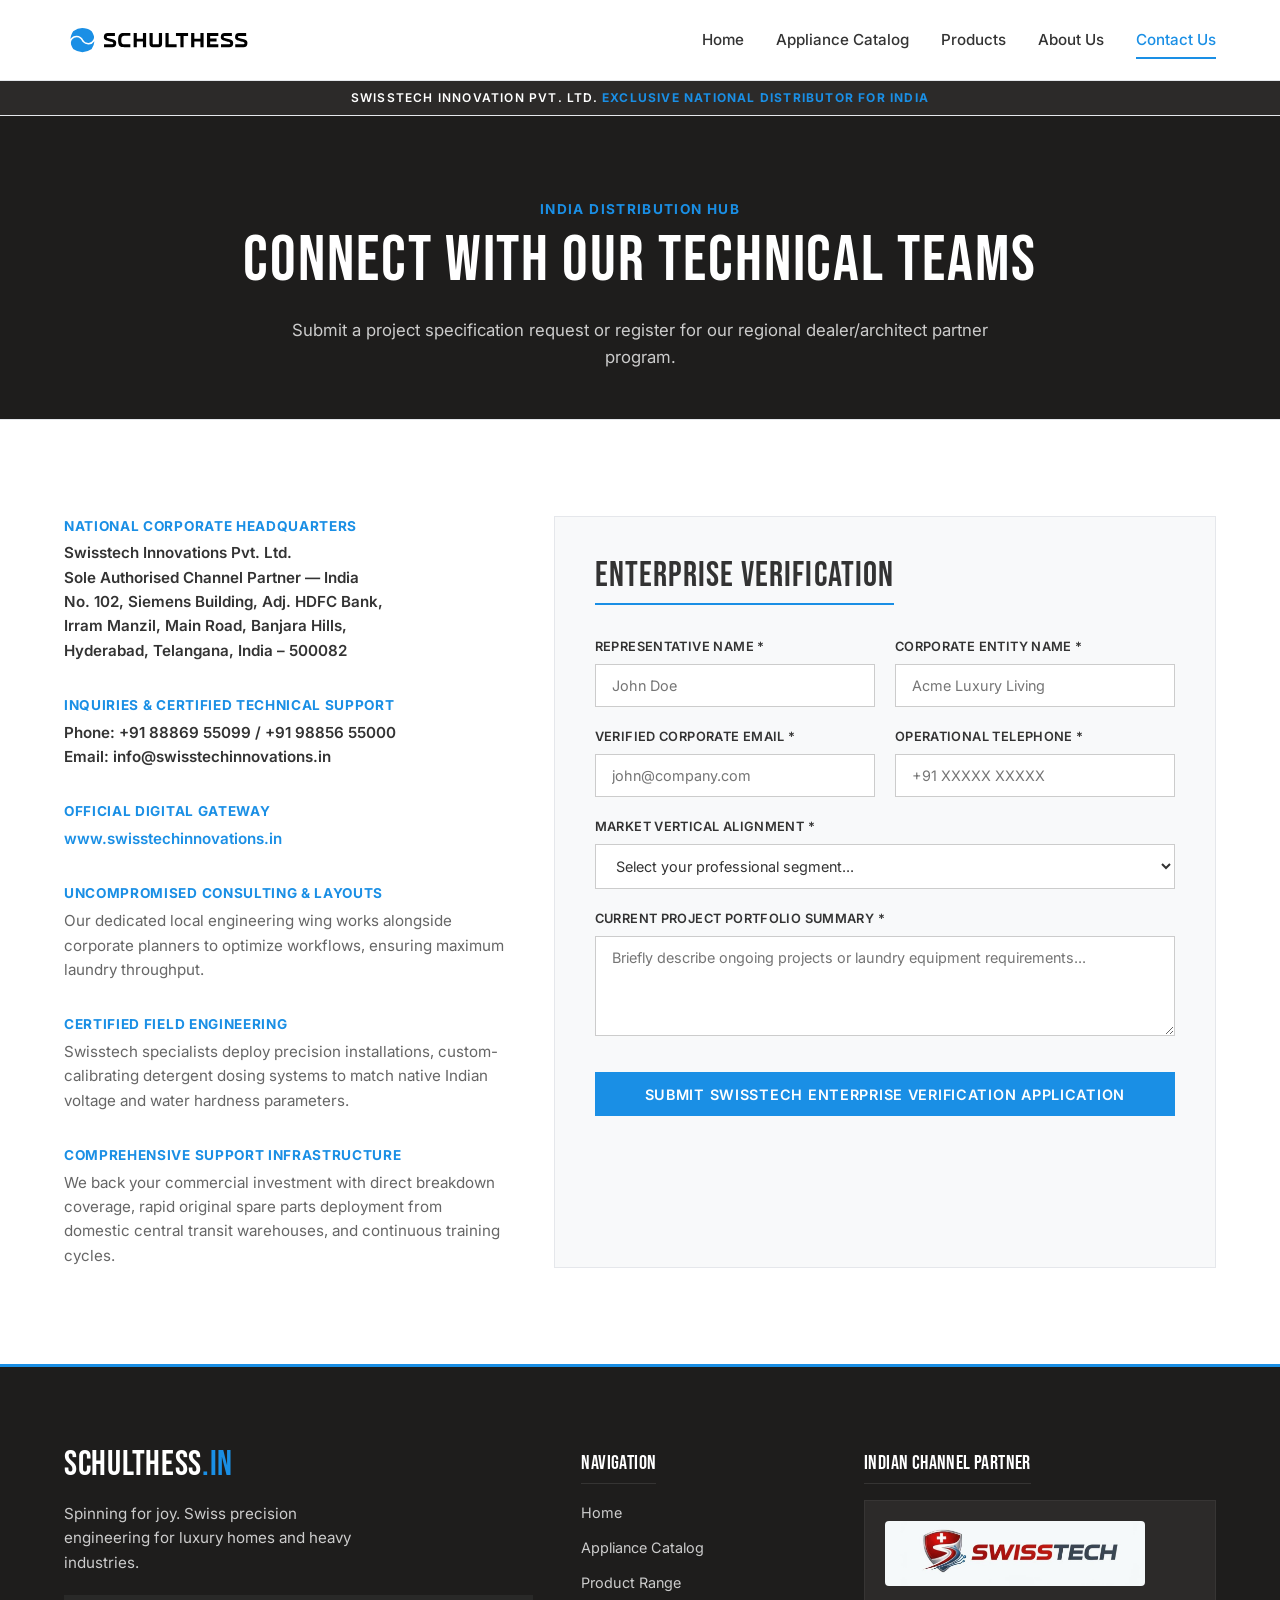
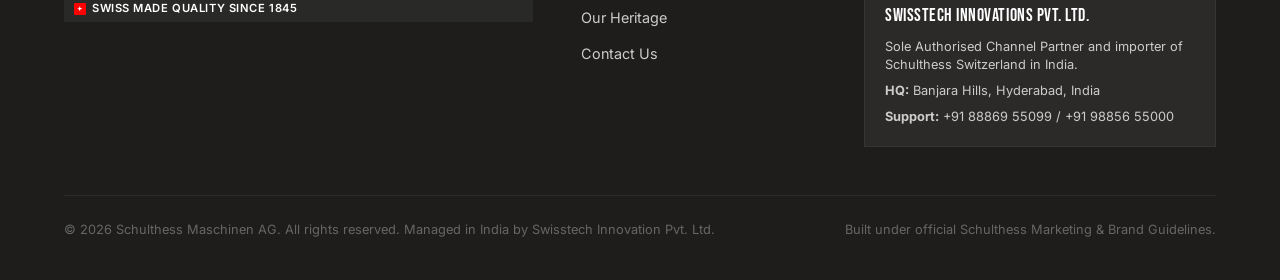
<file: schulthess_website/website/contact.html>
<!DOCTYPE html>
<html lang="en">
<head>
  <meta charset="UTF-8">
  <meta name="viewport" content="width=device-width, initial-scale=1.0">
  <title>Contact & Partner Program | Schulthess India National Importer</title>
  <meta name="description" content="Get in touch with Swisstech Innovation, the authorized national partner for Schulthess in India. Request quotes, download engineering datasheets, or apply for our partner program.">
  <link rel="stylesheet" href="styles.css">
</head>
<body>

  <!-- GLOBAL NAVBAR -->
  <nav class="navbar" id="global-nav">
    <div class="container">
      <a href="index.html" class="logo-container" id="nav-logo">
        <img src="images/Schulthess_Logo_20_blau_schwarz.svg" alt="Schulthess" style="height: 38px;">
      </a>

      <div class="menu-toggle" id="mobile-menu" aria-label="Toggle Navigation">
        <span></span>
        <span></span>
        <span></span>
      </div>

      <ul class="nav-links" id="nav-menu">
        <li><a href="index.html" class="nav-link" id="nav-link-home">Home</a></li>
        <li><a href="shop.html" class="nav-link" id="nav-link-shop">Appliance Catalog</a></li>
        <li><a href="products.html" class="nav-link" id="nav-link-products">Products</a></li>
        <li><a href="about.html" class="nav-link" id="nav-link-about">About Us</a></li>
        <li><a href="contact.html" class="nav-link active" id="nav-link-contact">Contact Us</a></li>
      </ul>
    </div>
  </nav>

  <!-- EXCLUSIVE TRUST BANNER -->
  <div class="trust-banner" id="trust-badge">
    Swisstech Innovation Pvt. Ltd. <span>Exclusive National Distributor for India</span>
  </div>

  <!-- CONTACT HERO -->
  <header class="products-hero section-padding" id="contact-hero" style="background: var(--bg-dark); border-bottom: 1px solid var(--border-color);">
    <div class="container">
      <div class="section-header" style="margin-bottom: 0;">
        <span class="section-tag" style="color: var(--schulthess-blue);">India Distribution Hub</span>
        <h1 class="heading-lg text-light">Connect With Our Technical Teams</h1>
        <p class="hero-descr" style="color: #cccccc; margin: 1.5rem auto 0 auto; max-width: 700px;">
          Submit a project specification request or register for our regional dealer/architect partner program.
        </p>
      </div>
    </div>
  </header>

  <!-- CONTACT & FORM SECTION -->
  <section class="section-padding" id="contact-section">
    <div class="container contact-grid">
      
      <!-- Left: Importer Details -->
      <div class="contact-info">
        <div class="info-group" id="group-hq">
          <span class="info-label">National Corporate Headquarters</span>
          <span class="info-value" style="font-weight: 600; color: var(--text-dark);">
            Swisstech Innovations Pvt. Ltd.<br>
            Sole Authorised Channel Partner — India<br>
            No. 102, Siemens Building, Adj. HDFC Bank,<br>
            Irram Manzil, Main Road, Banjara Hills,<br>
            Hyderabad, Telangana, India – 500082
          </span>
        </div>

        <div class="info-group" id="group-support">
          <span class="info-label">Inquiries & Certified Technical Support</span>
          <span class="info-value" style="font-weight: 600; color: var(--text-dark);">
            Phone: <a href="tel:+918886955099">+91 88869 55099</a> / <a href="tel:+919885655000">+91 98856 55000</a><br>
            Email: <a href="mailto:info@swisstechinnovations.in">info@swisstechinnovations.in</a>
          </span>
        </div>

        <div class="info-group" id="group-gateway">
          <span class="info-label">Official Digital Gateway</span>
          <span class="info-value">
            <a href="https://www.swisstechinnovations.in" target="_blank" style="color: var(--schulthess-blue);">www.swisstechinnovations.in</a>
          </span>
        </div>

        <div class="info-group" id="group-consulting">
          <span class="info-label">Uncompromised Consulting & Layouts</span>
          <span class="info-value">
            Our dedicated local engineering wing works alongside corporate planners to optimize workflows, ensuring maximum laundry throughput.
          </span>
        </div>

        <div class="info-group" id="group-engineering">
          <span class="info-label">Certified Field Engineering</span>
          <span class="info-value">
            Swisstech specialists deploy precision installations, custom-calibrating detergent dosing systems to match native Indian voltage and water hardness parameters.
          </span>
        </div>

        <div class="info-group" id="group-infrastructure">
          <span class="info-label">Comprehensive Support Infrastructure</span>
          <span class="info-value">
            We back your commercial investment with direct breakdown coverage, rapid original spare parts deployment from domestic central transit warehouses, and continuous training cycles.
          </span>
        </div>
      </div>

      <!-- Right: Ingestion Form -->
      <div class="contact-card">
        <h2 class="heading-md" style="margin-bottom: 2rem; font-size: 2.2rem; border-bottom: 2px solid var(--schulthess-blue); padding-bottom: 0.5rem; display: inline-block;">Enterprise Verification</h2>
        
        <form class="contact-form" id="lead-form" action="#" method="POST" onsubmit="handleFormSubmit(event)">
          <!-- Name -->
          <div class="form-group">
            <label class="form-label" for="contact-name">Representative Name *</label>
            <input class="form-input" type="text" id="contact-name" name="name" placeholder="John Doe" required>
          </div>

          <!-- Corporate Entity -->
          <div class="form-group">
            <label class="form-label" for="entity-name">Corporate Entity Name *</label>
            <input class="form-input" type="text" id="entity-name" name="entity" placeholder="Acme Luxury Living" required>
          </div>

          <!-- Email -->
          <div class="form-group">
            <label class="form-label" for="contact-email">Verified Corporate Email *</label>
            <input class="form-input" type="email" id="contact-email" name="email" placeholder="john@company.com" required>
          </div>

          <!-- Phone -->
          <div class="form-group">
            <label class="form-label" for="contact-phone">Operational Telephone *</label>
            <input class="form-input" type="tel" id="contact-phone" name="phone" placeholder="+91 XXXXX XXXXX" required>
          </div>

          <!-- Dropdown Segment -->
          <div class="form-group form-group-full">
            <label class="form-label" for="market-alignment">Market Vertical Alignment *</label>
            <select class="form-select" id="market-alignment" name="alignment" required>
              <option value="" disabled selected>Select your professional segment...</option>
              <option value="luxury-retailer">Luxury Retailer</option>
              <option value="interior-architect">Interior Architect</option>
              <option value="mep-consultant">MEP Consultant</option>
              <option value="hospitality-procurement">Hospitality Procurement Director</option>
            </select>
          </div>

          <!-- Project Portfolio Summary -->
          <div class="form-group form-group-full">
            <label class="form-label" for="portfolio-summary">Current Project Portfolio Summary *</label>
            <textarea class="form-textarea" id="portfolio-summary" name="summary" placeholder="Briefly describe ongoing projects or laundry equipment requirements..." required></textarea>
          </div>

          <!-- Button -->
          <div class="form-group form-group-full" style="margin-top: 1rem;">
            <button class="btn btn-primary" type="submit" id="btn-submit-form" style="width: 100%;">
              Submit Swisstech Enterprise Verification Application
            </button>
          </div>
        </form>

        <!-- Form Success State -->
        <div id="form-success-msg" style="display: none; text-align: center; padding: 2rem 0;">
          <svg viewBox="0 0 24 24" fill="none" stroke="var(--schulthess-blue)" stroke-width="2" style="width: 64px; height: 64px; margin: 0 auto 1.5rem auto;">
            <path d="M22 11.08V12a10 10 0 1 1-5.93-9.14"/>
            <polyline points="22 4 12 14.01 9 11.01"/>
          </svg>
          <h3 class="heading-sm" style="font-size: 1.5rem; margin-bottom: 0.5rem; color: var(--schulthess-blue);">Application Submitted</h3>
          <p class="feature-descr">
            Thank you. Your verification request has been successfully transmitted. A Swisstech Application Engineer will contact you within 24 business hours.
          </p>
        </div>
      </div>

    </div>
  </section>

  <!-- GLOBAL FOOTER -->
  <footer class="footer" id="global-footer">
    <div class="container">
      <div class="footer-grid">
        <div class="footer-brand" id="footer-logo">
          <div class="footer-logo-text">SCHULTHESS<span>.IN</span></div>
          <p class="footer-tagline">Spinning for joy. Swiss precision engineering for luxury homes and heavy industries.</p>
          <div class="swiss-made-badge" id="swiss-made">
            <span class="swiss-cross">+</span>
            <span>Swiss Made Quality Since 1845</span>
          </div>
        </div>
        <div class="footer-nav" id="footer-links-col">
          <h4 class="footer-col-title">Navigation</h4>
          <ul class="footer-links">
            <li><a href="index.html">Home</a></li>
            <li><a href="shop.html">Appliance Catalog</a></li>
            <li><a href="products.html">Product Range</a></li>
            <li><a href="about.html">Our Heritage</a></li>
            <li><a href="contact.html">Contact Us</a></li>
          </ul>
        </div>
        <div class="footer-partner" id="footer-partner-col">
          <h4 class="footer-col-title">Indian Channel Partner</h4>
          <div class="footer-partner-card">
            <img src="images/swisstech_logo.jpg" alt="Swisstech Innovations" class="footer-partner-logo">
            <h4>Swisstech Innovations Pvt. Ltd.</h4>
            <p>Sole Authorised Channel Partner and importer of Schulthess Switzerland in India.</p>
            <p><strong>HQ:</strong> Banjara Hills, Hyderabad, India</p>
            <p><strong>Support:</strong> +91 88869 55099 / +91 98856 55000</p>
          </div>
        </div>
      </div>
      <div class="footer-bottom">
        <p>&copy; 2026 Schulthess Maschinen AG. All rights reserved. Managed in India by Swisstech Innovation Pvt. Ltd.</p>
        <p>Built under official Schulthess Marketing & Brand Guidelines.</p>
      </div>
    </div>
  </footer>

  <!-- MOBILE NAVIGATION & FORM INTERACTION JAVASCRIPT -->
  <script>
    const mobileMenu = document.getElementById('mobile-menu');
    const navMenu = document.getElementById('nav-menu');
    const navbar = document.getElementById('global-nav');

    mobileMenu.addEventListener('click', () => {
      navMenu.classList.toggle('active');
      mobileMenu.classList.toggle('active');
    });

    window.addEventListener('scroll', () => {
      if (window.scrollY > 50) {
        navbar.classList.add('navbar-scrolled');
      } else {
        navbar.classList.remove('navbar-scrolled');
      }
    });

    // Parse URL query parameters to prefill the contact form
    window.addEventListener('DOMContentLoaded', () => {
      const urlParams = new URLSearchParams(window.location.search);
      const product = urlParams.get('product');
      if (product) {
        const textarea = document.getElementById('portfolio-summary');
        if (textarea) {
          textarea.value = `I am interested in obtaining a quote/information for: ${product}.\n\n` + textarea.value;
        }
      }
    });

    // Handle verification form submission
    function handleFormSubmit(event) {
      event.preventDefault();
      const form = document.getElementById('lead-form');
      const successMsg = document.getElementById('form-success-msg');
      
      form.style.display = 'none';
      successMsg.style.display = 'block';
    }
  </script>
</body>
</html>
</file>
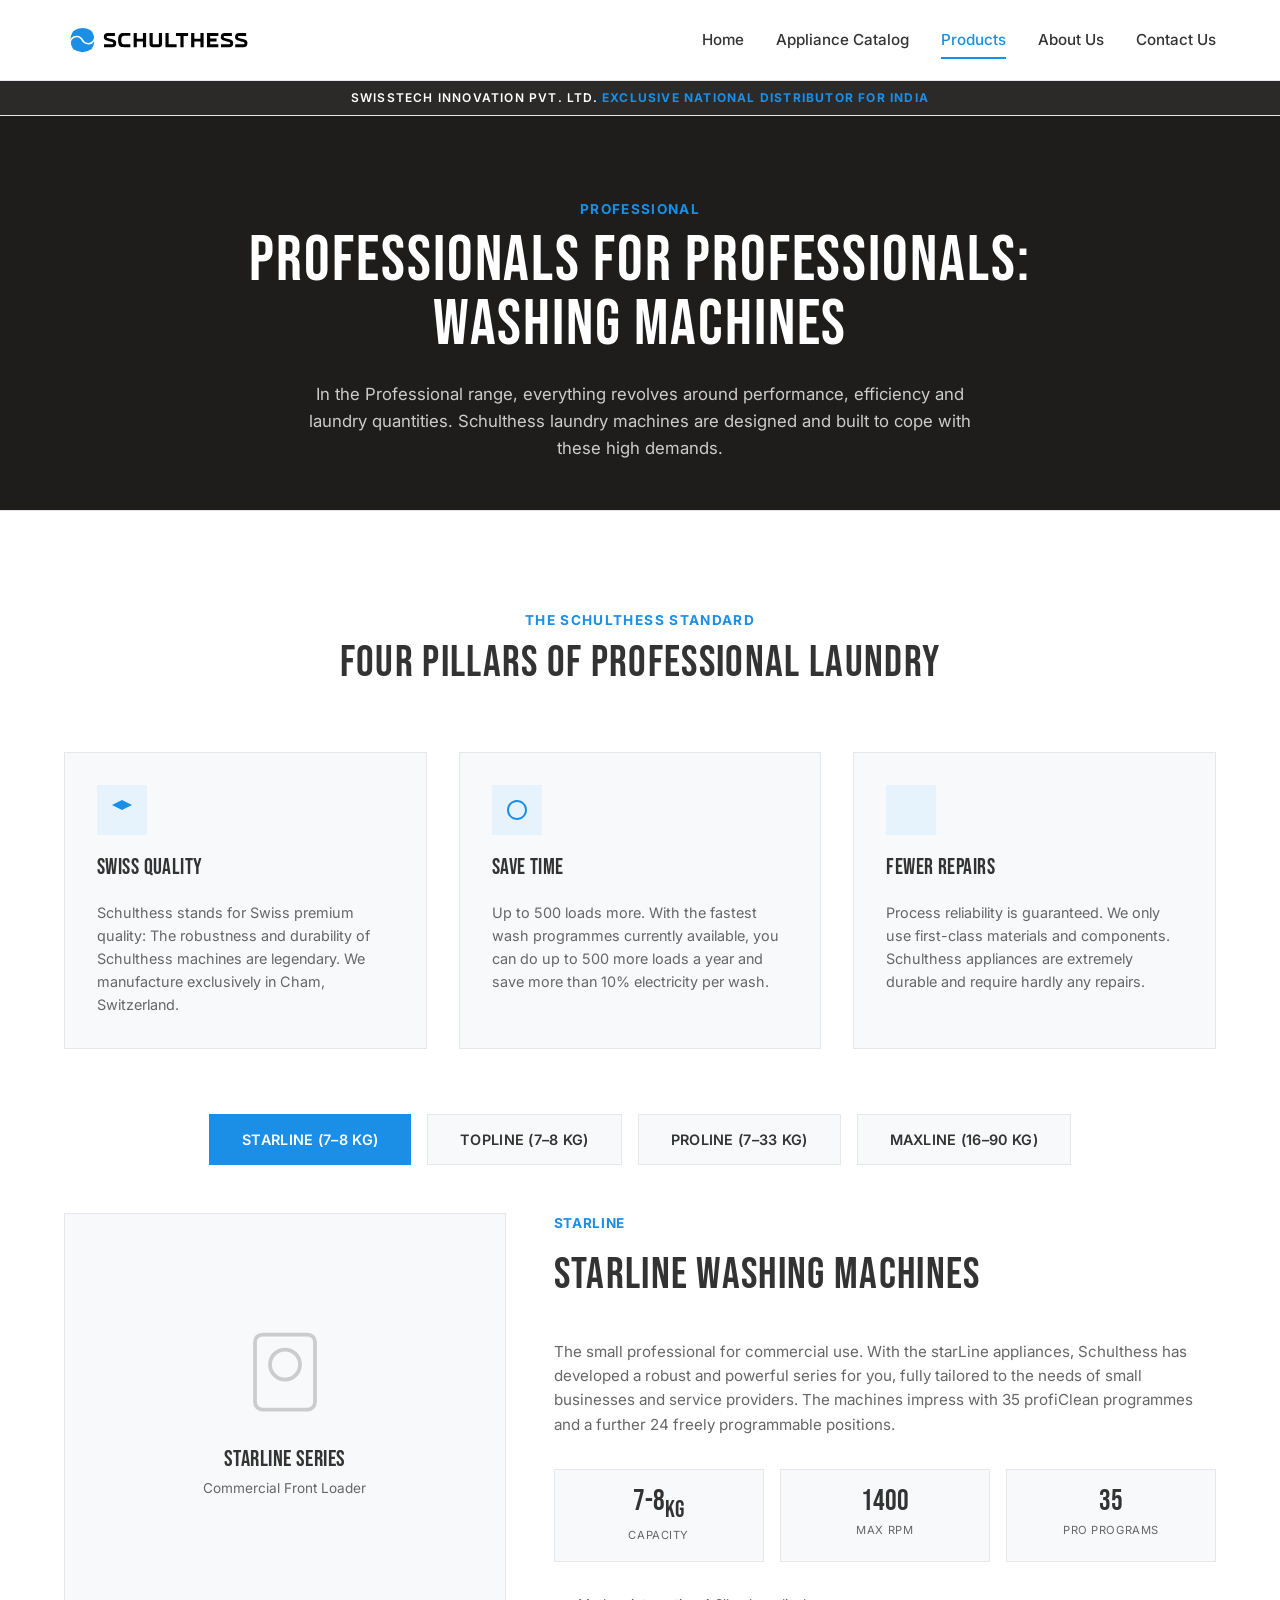
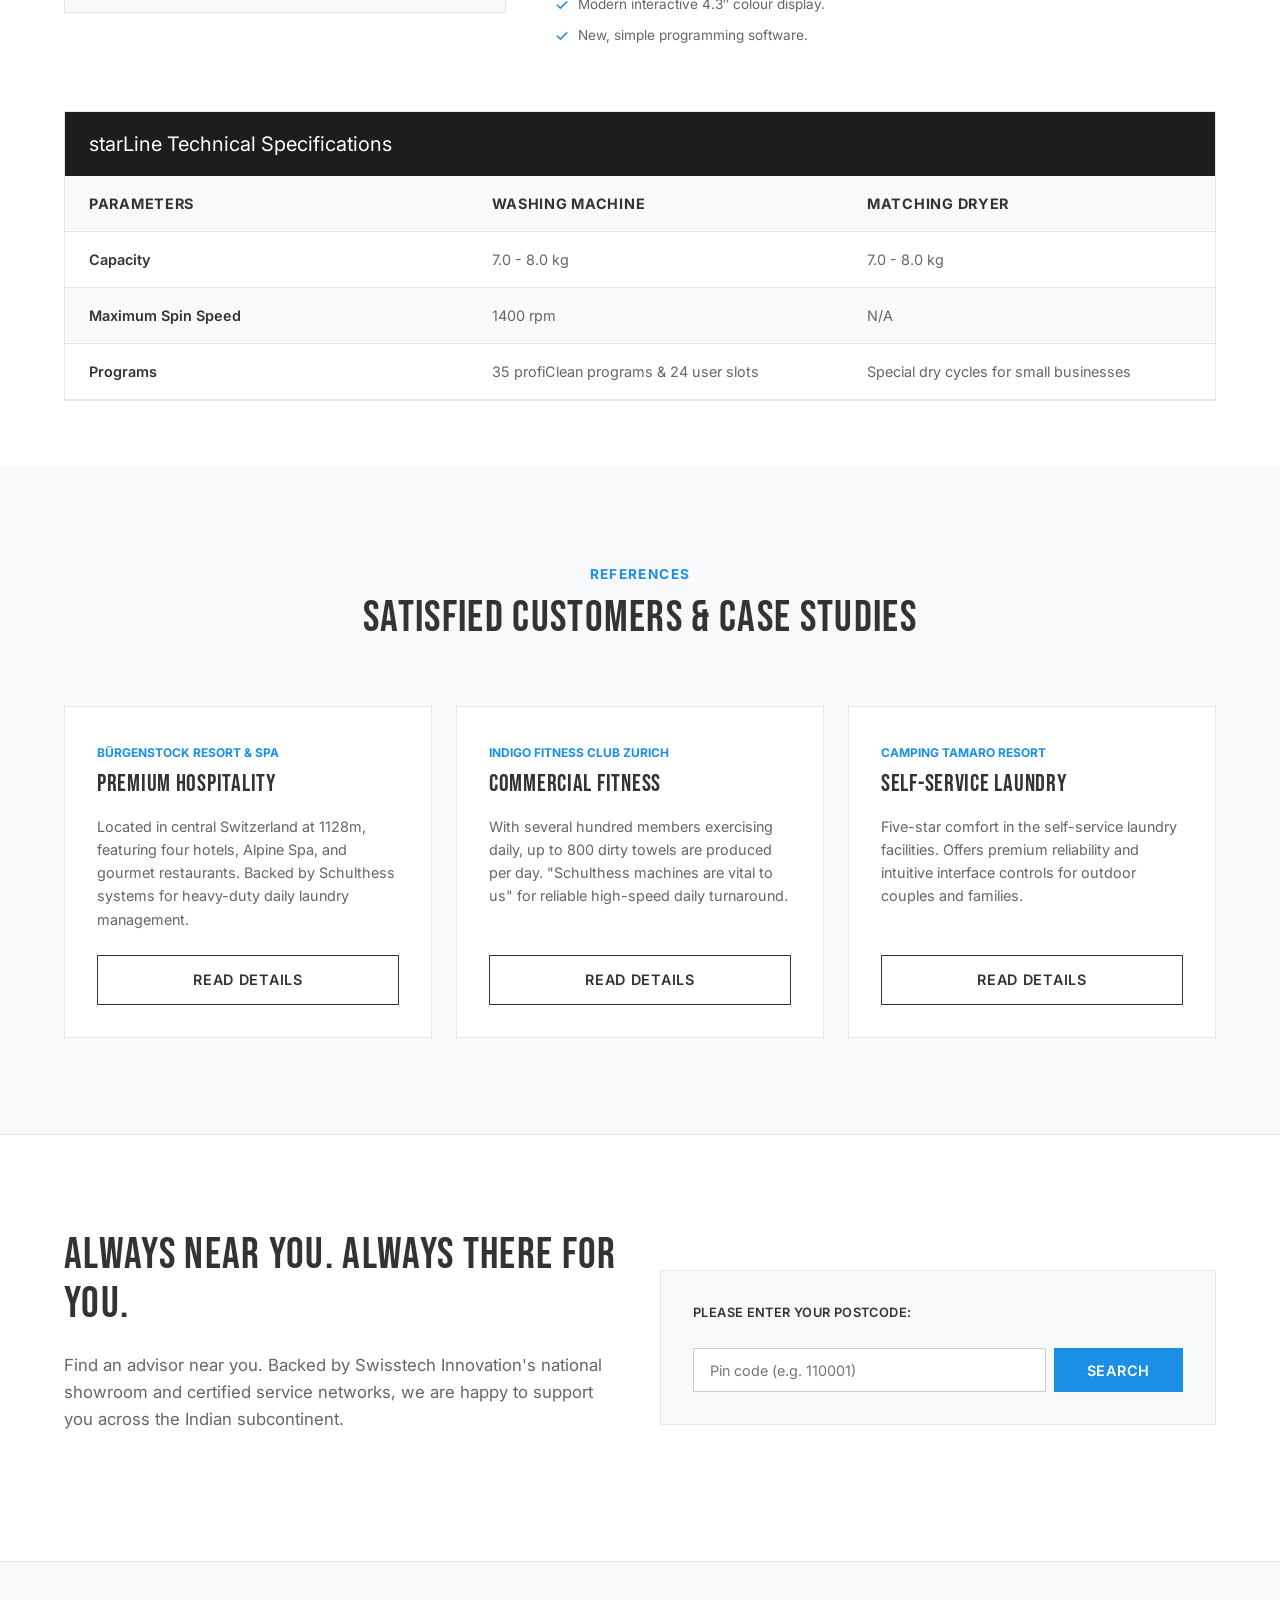
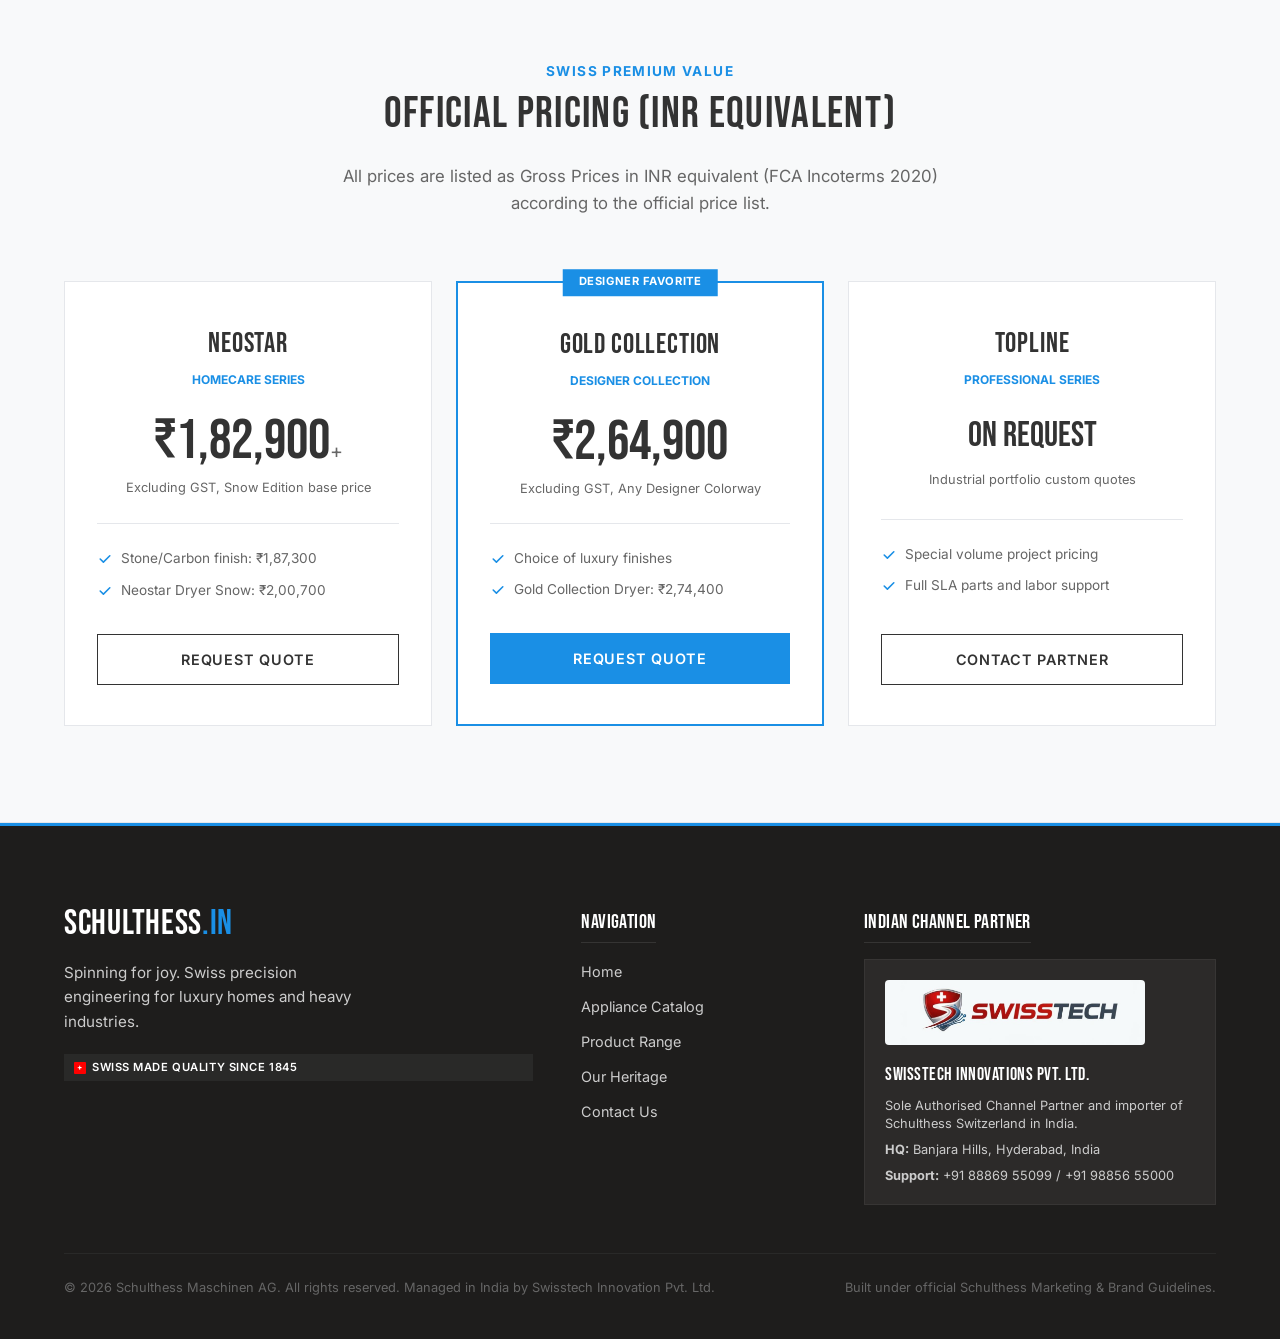
<file: schulthess_website/website/products.html>
<!DOCTYPE html>
<html lang="en">
<head>
  <meta charset="UTF-8">
  <meta name="viewport" content="width=device-width, initial-scale=1.0">
  <title>Schulthess Product Range | Swiss Premium Washers & Dryers</title>
  <meta name="description" content="Explore the Schulthess professional and commercial washing machine lineup for India. Detailed specifications, options, and pricing for starLine, topLine, proLine, and maxLine.">
  <link rel="stylesheet" href="styles.css">
</head>
<body>

  <!-- GLOBAL NAVBAR -->
  <nav class="navbar" id="global-nav">
    <div class="container">
      <a href="index.html" class="logo-container" id="nav-logo">
        <img src="images/Schulthess_Logo_20_blau_schwarz.svg" alt="Schulthess" style="height: 38px;">
      </a>

      <div class="menu-toggle" id="mobile-menu" aria-label="Toggle Navigation">
        <span></span>
        <span></span>
        <span></span>
      </div>

      <ul class="nav-links" id="nav-menu">
        <li><a href="index.html" class="nav-link" id="nav-link-home">Home</a></li>
        <li><a href="shop.html" class="nav-link" id="nav-link-shop">Appliance Catalog</a></li>
        <li><a href="products.html" class="nav-link active" id="nav-link-products">Products</a></li>
        <li><a href="about.html" class="nav-link" id="nav-link-about">About Us</a></li>
        <li><a href="contact.html" class="nav-link" id="nav-link-contact">Contact Us</a></li>
      </ul>
    </div>
  </nav>

  <!-- EXCLUSIVE TRUST BANNER -->
  <div class="trust-badge" id="trust-badge">
    <div class="trust-banner">
      Swisstech Innovation Pvt. Ltd. <span>Exclusive National Distributor for India</span>
    </div>
  </div>

  <!-- PRODUCTS HERO -->
  <header class="products-hero section-padding" id="prod-hero">
    <div class="container">
      <div class="section-header" style="margin-bottom: 0;">
        <span class="section-tag" style="color: var(--schulthess-blue);">Professional</span>
        <h1 class="heading-lg text-light">Professionals for professionals: washing machines</h1>
        <p class="hero-descr" style="color: #cccccc; margin: 1.5rem auto 0 auto; max-width: 700px;">
          In the Professional range, everything revolves around performance, efficiency and laundry quantities. Schulthess laundry machines are designed and built to cope with these high demands.
        </p>
      </div>
    </div>
  </header>

  <!-- CORE PILLARS SECTION -->
  <section class="features-section section-padding" id="pillars-section">
    <div class="container">
      <div class="section-header">
        <span class="section-tag">The Schulthess Standard</span>
        <h2 class="heading-md">Four Pillars of Professional Laundry</h2>
      </div>
      
      <div class="features-grid">
        <!-- Swiss Quality -->
        <div class="feature-card">
          <div class="feature-icon-wrapper">
            <svg viewBox="0 0 24 24"><path d="M12 2L2 7l10 5 10-5-10-5z"/></svg>
          </div>
          <h3 class="heading-sm feature-title">Swiss quality</h3>
          <p class="feature-descr">
            Schulthess stands for Swiss premium quality: The robustness and durability of Schulthess machines are legendary. We manufacture exclusively in Cham, Switzerland.
          </p>
        </div>

        <!-- Save Time -->
        <div class="feature-card">
          <div class="feature-icon-wrapper">
            <svg viewBox="0 0 24 24"><path d="M11.99 2C6.47 2 2 6.48 2 12s4.47 10 9.99 10C17.52 22 22 17.52 22 12S17.52 2 11.99 2zM12 20c-4.42 0-8-3.58-8-8s3.58-8 8-8 8 3.58 8 8-3.58 8-8 8z"/></svg>
          </div>
          <h3 class="heading-sm feature-title">Save time</h3>
          <p class="feature-descr">
            Up to 500 loads more. With the fastest wash programmes currently available, you can do up to 500 more loads a year and save more than 10% electricity per wash.
          </p>
        </div>

        <!-- Fewer Repairs -->
        <div class="feature-card">
          <div class="feature-icon-wrapper">
            <svg viewBox="0 0 24 24"><path d="M22 2L2 22"/></svg>
          </div>
          <h3 class="heading-sm feature-title">Fewer repairs</h3>
          <p class="feature-descr">
            Process reliability is guaranteed. We only use first-class materials and components. Schulthess appliances are extremely durable and require hardly any repairs.
          </p>
        </div>
      </div>
    </div>
  </section>

  <!-- INTERACTIVE TABS CONTAINER -->
  <section class="tabs-container" id="interactive-tabs">
    <div class="container">
      <div class="tabs-nav" id="tab-buttons">
        <button class="tab-btn active" data-tab="starline" id="btn-tab-starline">starLine (7–8 kg)</button>
        <button class="tab-btn" data-tab="topline" id="btn-tab-topline">topLine (7–8 kg)</button>
        <button class="tab-btn" data-tab="proline" id="btn-tab-proline">proLine (7–33 kg)</button>
        <button class="tab-btn" data-tab="maxline" id="btn-tab-maxline">maxLine (16–90 kg)</button>
      </div>

      <!-- TAB PANE: starLine -->
      <div class="tab-pane active" id="pane-starline">
        <div class="product-showcase">
          <div class="product-gallery">
            <div class="product-placeholder-img">
              <svg viewBox="0 0 24 24" fill="none" stroke="currentColor" stroke-width="1">
                <rect x="4" y="2" width="16" height="20" rx="2" ry="2"/>
                <circle cx="12" cy="10" r="4"/>
              </svg>
              <h4 class="heading-sm">starLine Series</h4>
              <p style="font-size: 0.85rem; color: var(--text-muted);">Commercial Front Loader</p>
            </div>
          </div>
          <div class="product-details">
            <span class="model-series">starLine</span>
            <h2 class="heading-md">starLine washing machines</h2>
            <p class="product-description">
              The small professional for commercial use. With the starLine appliances, Schulthess has developed a robust and powerful series for you, fully tailored to the needs of small businesses and service providers. The machines impress with 35 profiClean programmes and a further 24 freely programmable positions.
            </p>
            <div class="product-spec-highlights">
              <div class="spec-highlight-card">
                <div class="spec-num">7-8<sub>kg</sub></div>
                <div class="spec-lbl">Capacity</div>
              </div>
              <div class="spec-highlight-card">
                <div class="spec-num">1400</div>
                <div class="spec-lbl">Max RPM</div>
              </div>
              <div class="spec-highlight-card">
                <div class="spec-num">35</div>
                <div class="spec-lbl">Pro Programs</div>
              </div>
            </div>
            <ul class="price-features" style="border-top: none; padding-top: 0; margin-bottom: 0;">
              <li>
                <svg fill="currentColor" viewBox="0 0 20 20"><path d="M16.707 5.293a1 1 0 010 1.414l-8 8a1 1 0 01-1.414 0l-4-4a1 1 0 011.414-1.414L8 12.586l7.293-7.293a1 1 0 011.414 0z"/></svg>
                <span>Modern interactive 4.3″ colour display.</span>
              </li>
              <li>
                <svg fill="currentColor" viewBox="0 0 20 20"><path d="M16.707 5.293a1 1 0 010 1.414l-8 8a1 1 0 01-1.414 0l-4-4a1 1 0 011.414-1.414L8 12.586l7.293-7.293a1 1 0 011.414 0z"/></svg>
                <span>New, simple programming software.</span>
              </li>
            </ul>
          </div>
        </div>

        <div class="spec-table-wrapper">
          <div class="spec-table-title">starLine Technical Specifications</div>
          <table class="spec-table">
            <thead>
              <tr>
                <th>Parameters</th>
                <th>Washing Machine</th>
                <th>Matching Dryer</th>
              </tr>
            </thead>
            <tbody>
              <tr>
                <td class="spec-param">Capacity</td>
                <td class="spec-val">7.0 - 8.0 kg</td>
                <td class="spec-val">7.0 - 8.0 kg</td>
              </tr>
              <tr>
                <td class="spec-param">Maximum Spin Speed</td>
                <td class="spec-val">1400 rpm</td>
                <td class="spec-val">N/A</td>
              </tr>
              <tr>
                <td class="spec-param">Programs</td>
                <td class="spec-val">35 profiClean programs & 24 user slots</td>
                <td class="spec-val">Special dry cycles for small businesses</td>
              </tr>
            </tbody>
          </table>
        </div>
      </div>

      <!-- TAB PANE: topLine -->
      <div class="tab-pane" id="pane-topline">
        <div class="product-showcase">
          <div class="product-gallery">
            <div class="product-placeholder-img">
              <svg viewBox="0 0 24 24" fill="none" stroke="currentColor" stroke-width="1">
                <rect x="4" y="2" width="16" height="20" rx="2" ry="2"/>
                <circle cx="12" cy="10" r="4"/>
              </svg>
              <h4 class="heading-sm">topLine Series</h4>
              <p style="font-size: 0.85rem; color: var(--text-muted);">Professional Moisture Sensor Series</p>
            </div>
          </div>
          <div class="product-details">
            <span class="model-series">topLine</span>
            <h2 class="heading-md">topLine washing machines</h2>
            <p class="product-description">
              Quick and easy: This is the Schulthess proLite Collection. This collection is made for small businesses – such as launderettes – and has everything that makes it indispensable for these industries. With tools specially developed for them, dispensing detergent, doing the laundry and paying for washing are child’s play.
            </p>
            <div class="product-spec-highlights">
              <div class="spec-highlight-card">
                <div class="spec-num">7-8<sub>kg</sub></div>
                <div class="spec-lbl">Capacity</div>
              </div>
              <div class="spec-highlight-card">
                <div class="spec-num">1600</div>
                <div class="spec-lbl">Max RPM</div>
              </div>
              <div class="spec-highlight-card">
                <div class="spec-num">30K</div>
                <div class="spec-lbl">Tested Cycles</div>
              </div>
            </div>
            <ul class="price-features" style="border-top: none; padding-top: 0; margin-bottom: 0;">
              <li>
                <svg fill="currentColor" viewBox="0 0 20 20"><path d="M16.707 5.293a1 1 0 010 1.414l-8 8a1 1 0 01-1.414 0l-4-4a1 1 0 011.414-1.414L8 12.586l7.293-7.293a1 1 0 011.414 0z"/></svg>
                <span>94 profiClean, 10 wetClean, and 9 Disinfection programs.</span>
              </li>
              <li>
                <svg fill="currentColor" viewBox="0 0 20 20"><path d="M16.707 5.293a1 1 0 010 1.414l-8 8a1 1 0 01-1.414 0l-4-4a1 1 0 011.414-1.414L8 12.586l7.293-7.293a1 1 0 011.414 0z"/></svg>
                <span>Integrated USB interface for custom programs.</span>
              </li>
            </ul>
          </div>
        </div>

        <div class="spec-table-wrapper">
          <div class="spec-table-title">topLine Technical Specifications</div>
          <table class="spec-table">
            <thead>
              <tr>
                <th>Parameters</th>
                <th>Washing Machine</th>
                <th>Matching Dryer</th>
              </tr>
            </thead>
            <tbody>
              <tr>
                <td class="spec-param">Capacity</td>
                <td class="spec-val">7.0 - 8.0 kg</td>
                <td class="spec-val">8.0 kg</td>
              </tr>
              <tr>
                <td class="spec-param">Maximum Spin Speed</td>
                <td class="spec-val">1600 rpm</td>
                <td class="spec-val">N/A</td>
              </tr>
              <tr>
                <td class="spec-param">Dryer Systems</td>
                <td class="spec-val">N/A</td>
                <td class="spec-val">Heat-pump (TW), Condensation (TC), or Exhaust (TA)</td>
              </tr>
            </tbody>
          </table>
        </div>
      </div>

      <!-- TAB PANE: proLine -->
      <div class="tab-pane" id="pane-proline">
        <div class="product-showcase">
          <div class="product-gallery">
            <div class="product-placeholder-img">
              <svg viewBox="0 0 24 24" fill="none" stroke="currentColor" stroke-width="1">
                <rect x="4" y="2" width="16" height="20" rx="2" ry="2"/>
                <circle cx="12" cy="10" r="4"/>
              </svg>
              <h4 class="heading-sm">proLine Series</h4>
              <p style="font-size: 0.85rem; color: var(--text-muted);">Heavy Industrial Front Loader</p>
            </div>
          </div>
          <div class="product-details">
            <span class="model-series">proLine</span>
            <h2 class="heading-md">proLine washing machines</h2>
            <p class="product-description">
              The proLine washing machines are easy to use with no special expertise: clearly arranged buttons with self-explanatory symbols guide users through the programmes. A two-line graphic display assists users with programme selection and offers guidance through all the phases of the washing process with status information in up to 26 languages.
            </p>
            <div class="product-spec-highlights">
              <div class="spec-highlight-card">
                <div class="spec-num">7-33<sub>kg</sub></div>
                <div class="spec-lbl">Capacity</div>
              </div>
              <div class="spec-highlight-card">
                <div class="spec-num">1400</div>
                <div class="spec-lbl">Max RPM</div>
              </div>
              <div class="spec-highlight-card">
                <div class="spec-num">26</div>
                <div class="spec-lbl">Languages</div>
              </div>
            </div>
            <ul class="price-features" style="border-top: none; padding-top: 0; margin-bottom: 0;">
              <li>
                <svg fill="currentColor" viewBox="0 0 20 20"><path d="M16.707 5.293a1 1 0 010 1.414l-8 8a1 1 0 01-1.414 0l-4-4a1 1 0 011.414-1.414L8 12.586l7.293-7.293a1 1 0 011.414 0z"/></svg>
                <span>State of the art multilingual operation.</span>
              </li>
              <li>
                <svg fill="currentColor" viewBox="0 0 20 20"><path d="M16.707 5.293a1 1 0 010 1.414l-8 8a1 1 0 01-1.414 0l-4-4a1 1 0 011.414-1.414L8 12.586l7.293-7.293a1 1 0 011.414 0z"/></svg>
                <span>WetClean system for sensitive fabrics and hygiene monitoring.</span>
              </li>
            </ul>
          </div>
        </div>

        <div class="spec-table-wrapper">
          <div class="spec-table-title">proLine Technical Specifications</div>
          <table class="spec-table">
            <thead>
              <tr>
                <th>Parameters</th>
                <th>Washing Machine</th>
                <th>Matching Dryer</th>
              </tr>
            </thead>
            <tbody>
              <tr>
                <td class="spec-param">Capacity</td>
                <td class="spec-val">7.0 - 33.0 kg</td>
                <td class="spec-val">7.0 - 33.0 kg</td>
              </tr>
              <tr>
                <td class="spec-param">Washing Technology</td>
                <td class="spec-val">profiClean programmes & wetClean technology</td>
                <td class="spec-val">Heavy duty industrial condensation/heat-pump drying</td>
              </tr>
              <tr>
                <td class="spec-param">Controls</td>
                <td class="spec-val">Two-line graphic display in up to 26 languages</td>
                <td class="spec-val">Electronic humidity moisture tracking</td>
              </tr>
            </tbody>
          </table>
        </div>
      </div>

      <!-- TAB PANE: maxLine -->
      <div class="tab-pane" id="pane-maxline">
        <div class="product-showcase">
          <div class="product-gallery">
            <div class="product-placeholder-img">
              <svg viewBox="0 0 24 24" fill="none" stroke="currentColor" stroke-width="1">
                <rect x="4" y="2" width="16" height="20" rx="2" ry="2"/>
                <circle cx="12" cy="10" r="4"/>
              </svg>
              <h4 class="heading-sm">maxLine Series</h4>
              <p style="font-size: 0.85rem; color: var(--text-muted);">Industrial Partition Loader</p>
            </div>
          </div>
          <div class="product-details">
            <span class="model-series">maxLine</span>
            <h2 class="heading-md">maxLine washing machines</h2>
            <p class="product-description">
              Schulthess maxLine appliances are spacious industrial machines that correspond perfectly with the needs of large laundries. The maxLine product line includes, for example, partition wall machines or front loaders in all variations, tailored to all industry-specific needs.
            </p>
            <div class="product-spec-highlights">
              <div class="spec-highlight-card">
                <div class="spec-num">16-90<sub>kg</sub></div>
                <div class="spec-lbl">Capacity</div>
              </div>
              <div class="spec-highlight-card">
                <div class="spec-num">Front</div>
                <div class="spec-lbl">Loader</div>
              </div>
              <div class="spec-highlight-card">
                <div class="spec-num">Barrier</div>
                <div class="spec-lbl">Partition</div>
              </div>
            </div>
            <ul class="price-features" style="border-top: none; padding-top: 0; margin-bottom: 0;">
              <li>
                <svg fill="currentColor" viewBox="0 0 20 20"><path d="M16.707 5.293a1 1 0 010 1.414l-8 8a1 1 0 01-1.414 0l-4-4a1 1 0 011.414-1.414L8 12.586l7.293-7.293a1 1 0 011.414 0z"/></svg>
                <span>Spacious industrial design for large-volume central laundries.</span>
              </li>
              <li>
                <svg fill="currentColor" viewBox="0 0 20 20"><path d="M16.707 5.293a1 1 0 010 1.414l-8 8a1 1 0 01-1.414 0l-4-4a1 1 0 011.414-1.414L8 12.586l7.293-7.293a1 1 0 011.414 0z"/></svg>
                <span>Extremely energy-efficient, durable and gentle laundry care.</span>
              </li>
            </ul>
          </div>
        </div>

        <div class="spec-table-wrapper">
          <div class="spec-table-title">maxLine Technical Specifications</div>
          <table class="spec-table">
            <thead>
              <tr>
                <th>Parameters</th>
                <th>Washing Machine</th>
                <th>Matching Dryer</th>
              </tr>
            </thead>
            <tbody>
              <tr>
                <td class="spec-param">Capacity</td>
                <td class="spec-val">16.0 - 90.0 kg</td>
                <td class="spec-val">16.0 - 90.0 kg</td>
              </tr>
              <tr>
                <td class="spec-param">Drum volume</td>
                <td class="spec-val">Up to 900 Liters</td>
                <td class="spec-val">Up to 1800 Liters</td>
              </tr>
              <tr>
                <td class="spec-param">Machine Configuration</td>
                <td class="spec-val">Front loader or hygienic barrier partition wall</td>
                <td class="spec-val">Steam, gas, or electrical heating elements</td>
              </tr>
            </tbody>
          </table>
        </div>
      </div>
    </div>
  </section>

  <!-- CUSTOMER REFERENCES SECTION -->
  <section class="partnership-section section-padding" id="references-section">
    <div class="container">
      <div class="section-header">
        <span class="section-tag">References</span>
        <h2 class="heading-md">Satisfied Customers & Case Studies</h2>
      </div>
      
      <div class="references-grid">
        <!-- Bürgenstock -->
        <div class="reference-card">
          <div>
            <span class="ref-tag">Bürgenstock Resort & Spa</span>
            <h3>Premium Hospitality</h3>
            <p>
              Located in central Switzerland at 1128m, featuring four hotels, Alpine Spa, and gourmet restaurants. Backed by Schulthess systems for heavy-duty daily laundry management.
            </p>
          </div>
          <a href="contact.html" class="btn btn-secondary">Read Details</a>
        </div>

        <!-- Indigo Fitness -->
        <div class="reference-card">
          <div>
            <span class="ref-tag">Indigo Fitness Club Zurich</span>
            <h3>Commercial Fitness</h3>
            <p>
              With several hundred members exercising daily, up to 800 dirty towels are produced per day. "Schulthess machines are vital to us" for reliable high-speed daily turnaround.
            </p>
          </div>
          <a href="contact.html" class="btn btn-secondary">Read Details</a>
        </div>

        <!-- Camping Tamaro -->
        <div class="reference-card">
          <div>
            <span class="ref-tag">Camping Tamaro Resort</span>
            <h3>Self-Service Laundry</h3>
            <p>
              Five-star comfort in the self-service laundry facilities. Offers premium reliability and intuitive interface controls for outdoor couples and families.
            </p>
          </div>
          <a href="contact.html" class="btn btn-secondary">Read Details</a>
        </div>
      </div>
    </div>
  </section>

  <!-- POSTCODE / FIND ADVISOR SECTION -->
  <section class="features-section section-padding" id="advisor-section">
    <div class="container grid-2">
      <div>
        <h2 class="heading-md">Always near you. Always there for you.</h2>
        <p class="hero-descr" style="margin-top: 1rem;">
          Find an advisor near you. Backed by Swisstech Innovation's national showroom and certified service networks, we are happy to support you across the Indian subcontinent.
        </p>
      </div>
      <div>
        <div class="feature-card" style="background: var(--bg-secondary);">
          <label class="form-label" for="advisor-postcode">Please enter your postcode:</label>
          <div style="display: flex; gap: 0.5rem; margin-top: 0.5rem;">
            <input class="form-input" type="text" id="advisor-postcode" placeholder="Pin code (e.g. 110001)" style="flex: 1;">
            <button class="btn btn-primary" onclick="alert('Searching for nearest advisor in your region...')">Search</button>
          </div>
        </div>
      </div>
    </div>
  </section>

  <!-- PRICING TABLE SECTION -->
  <section class="pricing-section section-padding" id="pricing-section">
    <div class="container">
      <div class="section-header">
        <span class="section-tag">Swiss Premium Value</span>
        <h2 class="heading-md">Official Pricing (INR Equivalent)</h2>
        <p class="hero-descr" style="max-width: 600px; margin: 1rem auto 0 auto;">
          All prices are listed as Gross Prices in INR equivalent (FCA Incoterms 2020) according to the official price list.
        </p>
      </div>

      <div class="pricing-table-wrapper">
        <!-- Neostar Card -->
        <div class="price-card" id="price-card-neostar">
          <div class="price-header">
            <h3>Neostar</h3>
            <div class="price-series">Homecare Series</div>
          </div>
          <div>
            <div class="price-amount">&#8377;1,82,900<span>+</span></div>
            <p class="price-amount-sub">Excluding GST, Snow Edition base price</p>
          </div>
          <ul class="price-features">
            <li>
              <svg fill="currentColor" viewBox="0 0 20 20"><path d="M16.707 5.293a1 1 0 010 1.414l-8 8a1 1 0 01-1.414 0l-4-4a1 1 0 011.414-1.414L8 12.586l7.293-7.293a1 1 0 011.414 0z"/></svg>
              <span>Stone/Carbon finish: &#8377;1,87,300</span>
            </li>
            <li>
              <svg fill="currentColor" viewBox="0 0 20 20"><path d="M16.707 5.293a1 1 0 010 1.414l-8 8a1 1 0 01-1.414 0l-4-4a1 1 0 011.414-1.414L8 12.586l7.293-7.293a1 1 0 011.414 0z"/></svg>
              <span>Neostar Dryer Snow: &#8377;2,00,700</span>
            </li>
          </ul>
          <a href="contact.html" class="btn btn-secondary">Request Quote</a>
        </div>

        <!-- Gold Collection Card -->
        <div class="price-card featured" id="price-card-gold">
          <div class="price-header">
            <h3>Gold Collection</h3>
            <div class="price-series">Designer Collection</div>
          </div>
          <div>
            <div class="price-amount">&#8377;2,64,900<span></span></div>
            <p class="price-amount-sub">Excluding GST, Any Designer Colorway</p>
          </div>
          <ul class="price-features">
            <li>
              <svg fill="currentColor" viewBox="0 0 20 20" style="color: #1A8FE5;"><path d="M16.707 5.293a1 1 0 010 1.414l-8 8a1 1 0 01-1.414 0l-4-4a1 1 0 011.414-1.414L8 12.586l7.293-7.293a1 1 0 011.414 0z"/></svg>
              <span>Choice of luxury finishes</span>
            </li>
            <li>
              <svg fill="currentColor" viewBox="0 0 20 20" style="color: #1A8FE5;"><path d="M16.707 5.293a1 1 0 010 1.414l-8 8a1 1 0 01-1.414 0l-4-4a1 1 0 011.414-1.414L8 12.586l7.293-7.293a1 1 0 011.414 0z"/></svg>
              <span>Gold Collection Dryer: &#8377;2,74,400</span>
            </li>
          </ul>
          <a href="contact.html" class="btn btn-primary">Request Quote</a>
        </div>

        <!-- topLine Card -->
        <div class="price-card" id="price-card-topline">
          <div class="price-header">
            <h3>topLine</h3>
            <div class="price-series">Professional Series</div>
          </div>
          <div>
            <div class="price-amount" style="font-size: 2.2rem; margin-bottom: 1rem;">On Request</div>
            <p class="price-amount-sub">Industrial portfolio custom quotes</p>
          </div>
          <ul class="price-features">
            <li>
              <svg fill="currentColor" viewBox="0 0 20 20"><path d="M16.707 5.293a1 1 0 010 1.414l-8 8a1 1 0 01-1.414 0l-4-4a1 1 0 011.414-1.414L8 12.586l7.293-7.293a1 1 0 011.414 0z"/></svg>
              <span>Special volume project pricing</span>
            </li>
            <li>
              <svg fill="currentColor" viewBox="0 0 20 20"><path d="M16.707 5.293a1 1 0 010 1.414l-8 8a1 1 0 01-1.414 0l-4-4a1 1 0 011.414-1.414L8 12.586l7.293-7.293a1 1 0 011.414 0z"/></svg>
              <span>Full SLA parts and labor support</span>
            </li>
          </ul>
          <a href="contact.html" class="btn btn-secondary">Contact Partner</a>
        </div>
      </div>
    </div>
  </section>

  <!-- GLOBAL FOOTER -->
  <footer class="footer" id="global-footer">
    <div class="container">
      <div class="footer-grid">
        <div class="footer-brand" id="footer-logo">
          <div class="footer-logo-text">SCHULTHESS<span>.IN</span></div>
          <p class="footer-tagline">Spinning for joy. Swiss precision engineering for luxury homes and heavy industries.</p>
          <div class="swiss-made-badge" id="swiss-made">
            <span class="swiss-cross">+</span>
            <span>Swiss Made Quality Since 1845</span>
          </div>
        </div>
        <div class="footer-nav" id="footer-links-col">
          <h4 class="footer-col-title">Navigation</h4>
          <ul class="footer-links">
            <li><a href="index.html">Home</a></li>
            <li><a href="shop.html">Appliance Catalog</a></li>
            <li><a href="products.html">Product Range</a></li>
            <li><a href="about.html">Our Heritage</a></li>
            <li><a href="contact.html">Contact Us</a></li>
          </ul>
        </div>
        <div class="footer-partner" id="footer-partner-col">
          <h4 class="footer-col-title">Indian Channel Partner</h4>
          <div class="footer-partner-card">
            <img src="images/swisstech_logo.jpg" alt="Swisstech Innovations" class="footer-partner-logo">
            <h4>Swisstech Innovations Pvt. Ltd.</h4>
            <p>Sole Authorised Channel Partner and importer of Schulthess Switzerland in India.</p>
            <p><strong>HQ:</strong> Banjara Hills, Hyderabad, India</p>
            <p><strong>Support:</strong> +91 88869 55099 / +91 98856 55000</p>
          </div>
        </div>
      </div>
      <div class="footer-bottom">
        <p>&copy; 2026 Schulthess Maschinen AG. All rights reserved. Managed in India by Swisstech Innovation Pvt. Ltd.</p>
        <p>Built under official Schulthess Marketing & Brand Guidelines.</p>
      </div>
    </div>
  </footer>

  <!-- TABS NAVIGATION JAVASCRIPT -->
  <script>
    const mobileMenu = document.getElementById('mobile-menu');
    const navMenu = document.getElementById('nav-menu');
    const navbar = document.getElementById('global-nav');

    mobileMenu.addEventListener('click', () => {
      navMenu.classList.toggle('active');
      mobileMenu.classList.toggle('active');
    });

    window.addEventListener('scroll', () => {
      if (window.scrollY > 50) {
        navbar.classList.add('navbar-scrolled');
      } else {
        navbar.classList.remove('navbar-scrolled');
      }
    });

    // Tab Switching logic
    const tabButtons = document.querySelectorAll('.tab-btn');
    const tabPanes = document.querySelectorAll('.tab-pane');

    tabButtons.forEach(button => {
      button.addEventListener('click', () => {
        const targetTab = button.getAttribute('data-tab');
        
        tabButtons.forEach(btn => btn.classList.remove('active'));
        tabPanes.forEach(pane => pane.classList.remove('active'));

        button.classList.add('active');
        document.getElementById(`pane-${targetTab}`).classList.add('active');
      });
    });
  </script>
</body>
</html>
</file>
<file: schulthess_in/website/styles.css>
@import url('https://fonts.googleapis.com/css2?family=Bebas+Neue&family=Inter:wght@300;400;500;600;700&display=swap');

/* --- DESIGN SYSTEM & TOKEN VARIABLES --- */
:root {
  /* Brand Colors */
  --schulthess-blue: #1A8FE5;
  --schulthess-blue-dark: #0f62a1;
  --schulthess-blue-light: #e6f3fc;
  
  /* Neutral Palette */
  --bg-primary: #ffffff;
  --bg-secondary: #f8f9fa;
  --bg-dark: #1e1d1c;
  --bg-dark-accent: #2c2a29;
  --text-dark: #333333;
  --text-muted: #666666;
  --text-light: #ffffff;
  --border-color: #e5e7eb;
  --border-color-dark: #cccccc;
  
  /* Fonts */
  --font-heading: 'Bebas Neue', 'Helvetica Neue', Arial, sans-serif;
  --font-body: 'Inter', -apple-system, BlinkMacSystemFont, Arial, sans-serif;
  
  /* Transitions */
  --transition-fast: 0.15s ease;
  --transition-normal: 0.25s ease;
}

/* --- RESET & GLOBAL STYLES --- */
*, *::before, *::after {
  box-sizing: border-box;
  margin: 0;
  padding: 0;
}

html {
  scroll-behavior: smooth;
  font-size: 16px;
  -webkit-font-smoothing: antialiased;
}

body {
  font-family: var(--font-body);
  background-color: var(--bg-primary);
  color: var(--text-dark);
  line-height: 1.6;
  overflow-x: hidden;
}

/* Custom Scrollbar - Flat and Minimal */
::-webkit-scrollbar {
  width: 8px;
}
::-webkit-scrollbar-track {
  background: var(--bg-secondary);
}
::-webkit-scrollbar-thumb {
  background: var(--border-color-dark);
  border-radius: 0px;
}
::-webkit-scrollbar-thumb:hover {
  background: var(--schulthess-blue);
}

/* --- TYPOGRAPHY --- */
h1, h2, h3, h4, h5, h6 {
  font-family: var(--font-heading);
  letter-spacing: 0.03em;
  font-weight: 400;
  text-transform: uppercase;
  color: var(--text-dark);
}

p {
  font-weight: 400;
  color: var(--text-muted);
}

.heading-lg {
  font-size: clamp(3rem, 5vw, 4.5rem);
  line-height: 1.0;
  margin-bottom: 1.5rem;
}

.heading-md {
  font-size: clamp(2rem, 3.5vw, 2.75rem);
  line-height: 1.1;
  margin-bottom: 1.5rem;
}

.heading-sm {
  font-size: clamp(1.2rem, 1.8vw, 1.5rem);
  letter-spacing: 0.02em;
}

/* --- LAYOUT UTILITIES --- */
.container {
  width: 100%;
  max-width: 1200px;
  margin: 0 auto;
  padding: 0 1.5rem;
}

.grid-2 {
  display: grid;
  grid-template-columns: repeat(2, 1fr);
  gap: 2.5rem;
  align-items: center;
}

.grid-3 {
  display: grid;
  grid-template-columns: repeat(3, 1fr);
  gap: 2rem;
}

.grid-4 {
  display: grid;
  grid-template-columns: repeat(4, 1fr);
  gap: 1.5rem;
}

@media (max-width: 992px) {
  .grid-2, .grid-3, .grid-4 {
    grid-template-columns: 1fr;
    gap: 2rem;
  }
}

.section-padding {
  padding: 6rem 0;
}

@media (max-width: 768px) {
  .section-padding {
    padding: 4rem 0;
  }
}

/* --- BUTTONS --- */
.btn {
  display: inline-flex;
  align-items: center;
  justify-content: center;
  padding: 0.8rem 2rem;
  font-family: var(--font-body);
  font-weight: 600;
  font-size: 0.9rem;
  letter-spacing: 0.05em;
  text-transform: uppercase;
  text-decoration: none;
  border-radius: 0px; /* Sharp corners like Swiss site */
  cursor: pointer;
  transition: all var(--transition-fast);
  border: 1px solid transparent;
}

.btn-primary {
  background-color: var(--schulthess-blue);
  color: var(--text-light);
  border-color: var(--schulthess-blue);
}

.btn-primary:hover {
  background-color: var(--schulthess-blue-dark);
  border-color: var(--schulthess-blue-dark);
}

.btn-secondary {
  background-color: transparent;
  color: var(--text-dark);
  border-color: var(--text-dark);
}

.btn-secondary:hover {
  background-color: var(--text-dark);
  color: var(--text-light);
}

.btn-white-outline {
  background-color: transparent;
  color: var(--text-light);
  border-color: var(--text-light);
}

.btn-white-outline:hover {
  background-color: var(--text-light);
  color: var(--text-dark);
}

.btn-green {
  background-color: #a5cd7c;
  color: #1e1d1c;
  border-color: #a5cd7c;
}

.btn-green:hover {
  background-color: #8eb365;
  border-color: #8eb365;
}

/* --- NAVBAR --- */
.navbar {
  position: fixed;
  top: 0;
  left: 0;
  width: 100%;
  z-index: 1000;
  background: var(--bg-primary);
  border-bottom: 1px solid var(--border-color);
  transition: all var(--transition-normal);
}

.navbar .container {
  display: flex;
  justify-content: space-between;
  align-items: center;
  height: 80px;
}

.logo-container {
  display: flex;
  align-items: center;
  text-decoration: none;
  gap: 0.5rem;
}

.logo-nautilus {
  width: 36px;
  height: 36px;
}

.logo-text {
  font-family: var(--font-heading);
  font-size: 2.0rem;
  color: var(--text-dark);
  letter-spacing: 0.02em;
  line-height: 1;
}

.logo-text span {
  color: var(--schulthess-blue);
}

.nav-links {
  display: flex;
  list-style: none;
  gap: 2rem;
  align-items: center;
}

.nav-link {
  text-decoration: none;
  color: var(--text-dark);
  font-family: var(--font-body);
  font-weight: 500;
  font-size: 0.95rem;
  transition: color var(--transition-fast);
  padding: 0.5rem 0;
  border-bottom: 2px solid transparent;
}

.nav-link:hover, .nav-link.active {
  color: var(--schulthess-blue);
  border-bottom-color: var(--schulthess-blue);
}

/* Mobile Menu Toggle */
.menu-toggle {
  display: none;
  flex-direction: column;
  justify-content: space-between;
  width: 25px;
  height: 18px;
  cursor: pointer;
}

.menu-toggle span {
  display: block;
  width: 100%;
  height: 2px;
  background-color: var(--text-dark);
  transition: all var(--transition-fast);
}

@media (max-width: 768px) {
  .menu-toggle {
    display: flex;
  }
  .nav-links {
    position: fixed;
    top: 80px;
    left: -100%;
    width: 100%;
    height: calc(100vh - 80px);
    background: var(--bg-primary);
    flex-direction: column;
    padding: 2.5rem 1.5rem;
    gap: 1.5rem;
    align-items: flex-start;
    transition: left var(--transition-normal);
    border-top: 1px solid var(--border-color);
  }
  .nav-links.active {
    left: 0;
  }
}

/* --- TRUST BANNER --- */
.trust-banner {
  background: var(--bg-dark-accent);
  color: var(--text-light);
  padding: 0.5rem 0;
  font-size: 0.75rem;
  letter-spacing: 0.1em;
  text-transform: uppercase;
  text-align: center;
  position: relative;
  z-index: 999;
  font-weight: 600;
  margin-top: 80px; /* Account for navbar */
  border-bottom: 1px solid var(--border-color);
}

.trust-banner span {
  color: var(--schulthess-blue);
  font-weight: bold;
}

/* --- HERO SECTION --- */
.hero {
  background: var(--bg-secondary);
  padding: 5rem 0;
  min-height: auto;
  border-bottom: 1px solid var(--border-color);
}

.hero-content {
  display: flex;
  flex-direction: column;
}

.hero-subtitle {
  font-size: 0.85rem;
  letter-spacing: 0.1em;
  text-transform: uppercase;
  color: var(--schulthess-blue);
  font-weight: 700;
  margin-bottom: 0.75rem;
}

.hero-descr {
  font-size: 1.05rem;
  color: var(--text-muted);
  margin-bottom: 2rem;
  font-weight: 400;
}

.hero-ctas {
  display: flex;
  gap: 1rem;
}

.hero-visual {
  display: flex;
  justify-content: center;
  align-items: center;
}

/* Circular Drum / Machine Graphic Styled Clean & Flat */
.drum-graphic {
  position: relative;
  width: 320px;
  height: 320px;
  border: 1px solid var(--border-color-dark);
  display: flex;
  align-items: center;
  justify-content: center;
  background: var(--bg-primary);
}

.drum-circle {
  position: absolute;
  border-radius: 50%;
  border: 1px solid var(--border-color);
}

.drum-circle-outer {
  width: 85%;
  height: 85%;
  border: 2px solid var(--schulthess-blue);
  opacity: 0.2;
}

.drum-circle-mid {
  width: 70%;
  height: 70%;
  border: 1.5px dashed var(--schulthess-blue);
  opacity: 0.4;
}

.drum-circle-inner {
  width: 55%;
  height: 55%;
  border: 1px solid var(--border-color-dark);
  display: flex;
  align-items: center;
  justify-content: center;
  background: var(--bg-secondary);
}

.drum-core {
  font-family: var(--font-heading);
  font-size: 2.2rem;
  color: var(--schulthess-blue);
  letter-spacing: 0.05em;
  text-align: center;
}

.drum-core span {
  display: block;
  font-size: 0.8rem;
  font-family: var(--font-body);
  color: var(--text-dark);
  text-transform: uppercase;
  letter-spacing: 0.1em;
  font-weight: 700;
}

@media (max-width: 992px) {
  .hero {
    padding: 3rem 0;
  }
  .drum-graphic {
    width: 250px;
    height: 250px;
    margin-top: 2rem;
  }
}

/* --- STATS SECTION --- */
.stats-bar {
  background: var(--bg-dark);
  color: var(--text-light);
  padding: 3rem 0;
  border-bottom: 1px solid var(--border-color);
}

.stats-grid {
  display: grid;
  grid-template-columns: repeat(4, 1fr);
  gap: 1.5rem;
  text-align: center;
}

.stat-item {
  border-right: 1px solid rgba(255,255,255,0.1);
  padding: 0 1rem;
}

.stat-item:last-child {
  border-right: none;
}

.stat-num {
  font-family: var(--font-heading);
  font-size: 3.5rem;
  line-height: 1;
  color: var(--schulthess-blue);
  margin-bottom: 0.25rem;
}

.stat-num span {
  color: #a5cd7c;
}

.stat-label {
  font-size: 0.8rem;
  text-transform: uppercase;
  letter-spacing: 0.08em;
  color: #cccccc;
  font-weight: 500;
}

@media (max-width: 768px) {
  .stats-grid {
    grid-template-columns: repeat(2, 1fr);
    gap: 2rem;
  }
  .stat-item {
    border-right: none;
  }
}

/* --- FEATURES GRID / PILLARS --- */
.features-section {
  background: var(--bg-primary);
  border-bottom: 1px solid var(--border-color);
}

.section-header {
  text-align: center;
  max-width: 800px;
  margin: 0 auto 4rem auto;
}

.section-header .section-tag {
  color: var(--schulthess-blue);
  font-size: 0.85rem;
  text-transform: uppercase;
  letter-spacing: 0.1em;
  font-weight: 700;
  margin-bottom: 0.5rem;
  display: inline-block;
}

.features-grid {
  display: grid;
  grid-template-columns: repeat(3, 1fr);
  gap: 2rem;
}

.feature-card {
  background: var(--bg-secondary);
  border: 1px solid var(--border-color);
  border-radius: 0px;
  padding: 2rem;
  transition: all var(--transition-fast);
  display: flex;
  flex-direction: column;
  gap: 1rem;
}

.feature-card:hover {
  background: var(--bg-primary);
  border-color: var(--schulthess-blue);
}

.feature-icon-wrapper {
  width: 50px;
  height: 50px;
  background: var(--schulthess-blue-light);
  display: flex;
  align-items: center;
  justify-content: center;
  color: var(--schulthess-blue);
  transition: all var(--transition-fast);
}

.feature-card:hover .feature-icon-wrapper {
  background: var(--schulthess-blue);
  color: var(--text-light);
}

.feature-icon-wrapper svg {
  width: 24px;
  height: 24px;
  fill: currentColor;
}

.feature-title {
  color: var(--text-dark);
  font-size: 1.35rem;
}

.feature-descr {
  color: var(--text-muted);
  font-size: 0.9rem;
}

/* --- PARTNERSHIP HIGHLIGHT --- */
.partnership-section {
  background: var(--bg-secondary);
  border-bottom: 1px solid var(--border-color);
}

.partnership-content {
  display: flex;
  flex-direction: column;
  gap: 1.25rem;
}

.badge-partnership {
  align-self: flex-start;
  background: #e6f7df;
  color: #4b7d30;
  padding: 0.3rem 1rem;
  font-size: 0.75rem;
  font-weight: 700;
  text-transform: uppercase;
  letter-spacing: 0.05em;
  border: 1px solid #d1eed1;
}

.partnership-logo-grid {
  display: flex;
  gap: 2rem;
  align-items: center;
  margin-top: 1.5rem;
}

.partner-logo-box {
  background: var(--bg-primary);
  border: 1px solid var(--border-color);
  padding: 1rem 2rem;
  display: flex;
  align-items: center;
  justify-content: center;
  height: 70px;
  width: 180px;
}

.partner-logo-box h3 {
  font-size: 1.5rem;
  letter-spacing: 0.02em;
  color: var(--text-dark);
}

.partner-logo-box h3 span {
  color: var(--schulthess-blue);
}

/* --- INTERACTIVE PRODUCT TABS (PRODUCTS PAGE) --- */
.products-hero {
  background: var(--bg-dark);
  color: var(--text-light);
  padding: 5rem 0 3rem 0;
  border-bottom: 1px solid var(--border-color);
}

.products-hero .heading-lg {
  color: var(--text-light);
}

.tabs-container {
  margin-top: -2rem;
  position: relative;
  z-index: 10;
  background: var(--bg-primary);
  padding-bottom: 4rem;
}

.tabs-nav {
  display: flex;
  justify-content: center;
  gap: 1rem;
  margin-bottom: 3rem;
}

.tab-btn {
  background: var(--bg-secondary);
  border: 1px solid var(--border-color);
  padding: 1rem 2rem;
  font-family: var(--font-body);
  font-weight: 600;
  font-size: 0.9rem;
  letter-spacing: 0.02em;
  text-transform: uppercase;
  color: var(--text-dark);
  cursor: pointer;
  border-radius: 0px;
  transition: all var(--transition-fast);
  min-width: 180px;
  text-align: center;
}

.tab-btn.active {
  background: var(--schulthess-blue);
  color: var(--text-light);
  border-color: var(--schulthess-blue);
}

.tab-btn:hover:not(.active) {
  border-color: var(--schulthess-blue);
}

@media (max-width: 768px) {
  .tabs-nav {
    flex-direction: column;
    align-items: stretch;
    padding: 0 1rem;
  }
}

.tab-pane {
  display: none;
}

.tab-pane.active {
  display: block;
}

/* Product Showcase Layout - Split Grid */
.product-showcase {
  display: grid;
  grid-template-columns: 1fr 1.5fr;
  gap: 3rem;
  margin-bottom: 4rem;
  align-items: start;
}

.product-gallery {
  position: relative;
  background: var(--bg-secondary);
  border: 1px solid var(--border-color);
  height: 400px;
  display: flex;
  align-items: center;
  justify-content: center;
  overflow: hidden;
}

.product-placeholder-img {
  z-index: 2;
  text-align: center;
  color: var(--text-muted);
}

.product-placeholder-img svg {
  width: 90px;
  height: 90px;
  color: var(--border-color-dark);
  margin-bottom: 1rem;
}

.color-swatches {
  display: flex;
  gap: 0.75rem;
  justify-content: center;
  margin-top: 1rem;
}

.swatch {
  width: 20px;
  height: 20px;
  border-radius: 50%;
  border: 1.5px solid var(--bg-primary);
  box-shadow: 0 0 0 1px var(--border-color-dark);
  cursor: pointer;
  transition: transform var(--transition-fast);
}

.swatch:hover, .swatch.active {
  transform: scale(1.15);
}

.swatch-snow { background-color: #ffffff; }
.swatch-stone { background-color: #9e978e; }
.swatch-carbon { background-color: #444241; }
.swatch-gold { background-color: #d4af37; }
.swatch-rose { background-color: #b76e79; }
.swatch-titan { background-color: #555d61; }

.product-details {
  display: flex;
  flex-direction: column;
  gap: 1rem;
}

.model-series {
  color: var(--schulthess-blue);
  font-family: var(--font-body);
  font-weight: 700;
  font-size: 0.85rem;
  text-transform: uppercase;
  letter-spacing: 0.05em;
}

.product-description {
  color: var(--text-muted);
  font-size: 0.95rem;
  line-height: 1.6;
}

.product-spec-highlights {
  display: grid;
  grid-template-columns: repeat(3, 1fr);
  gap: 1rem;
  margin: 1rem 0;
}

.spec-highlight-card {
  background: var(--bg-secondary);
  border: 1px solid var(--border-color);
  padding: 1rem;
  text-align: center;
}

.spec-highlight-card .spec-num {
  font-family: var(--font-heading);
  font-size: 1.8rem;
  color: var(--text-dark);
  line-height: 1.1;
}

.spec-highlight-card .spec-lbl {
  font-size: 0.7rem;
  text-transform: uppercase;
  color: var(--text-muted);
  letter-spacing: 0.05em;
  margin-top: 0.25rem;
}

@media (max-width: 992px) {
  .product-showcase {
    grid-template-columns: 1fr;
    gap: 2rem;
  }
}

/* --- TECHNICAL SPECIFICATION TABLES --- */
.spec-table-wrapper {
  margin-top: 3rem;
  background: var(--bg-primary);
  border: 1px solid var(--border-color);
  overflow-hidden: true;
}

.spec-table-title {
  background: var(--bg-dark);
  color: var(--text-light);
  padding: 1rem 1.5rem;
  font-size: 1.25rem;
}

.spec-table {
  width: 100%;
  border-collapse: collapse;
  text-align: left;
}

.spec-table th, .spec-table td {
  padding: 1rem 1.5rem;
  border-bottom: 1px solid var(--border-color);
  font-size: 0.9rem;
}

.spec-table th {
  background: var(--bg-secondary);
  font-family: var(--font-body);
  font-weight: 700;
  text-transform: uppercase;
  letter-spacing: 0.05em;
  color: var(--text-dark);
}

.spec-table tr:nth-child(even) td {
  background: var(--bg-secondary);
}

.spec-table td.spec-param {
  font-weight: 600;
  color: var(--text-dark);
  width: 35%;
}

.spec-table td.spec-val {
  color: var(--text-muted);
}

/* --- PRICING SECTION --- */
.pricing-section {
  background: var(--bg-secondary);
  border-bottom: 1px solid var(--border-color);
}

.pricing-table-wrapper {
  display: grid;
  grid-template-columns: repeat(3, 1fr);
  gap: 1.5rem;
  margin-top: 3rem;
}

.price-card {
  background: var(--bg-primary);
  border: 1px solid var(--border-color);
  padding: 2.5rem 2rem;
  text-align: center;
  display: flex;
  flex-direction: column;
  justify-content: space-between;
  position: relative;
}

.price-card.featured {
  border: 2px solid var(--schulthess-blue);
}

.price-card.featured::before {
  content: 'DESIGNER FAVORITE';
  position: absolute;
  top: 0;
  left: 50%;
  transform: translate(-50%, -50%);
  background: var(--schulthess-blue);
  color: var(--text-light);
  padding: 0.3rem 1rem;
  font-size: 0.7rem;
  font-weight: 700;
  letter-spacing: 0.05em;
}

.price-header h3 {
  font-size: 1.75rem;
  color: var(--text-dark);
  margin-bottom: 0.25rem;
}

.price-header .price-series {
  font-size: 0.75rem;
  text-transform: uppercase;
  color: var(--schulthess-blue);
  font-weight: 700;
  margin-bottom: 1.5rem;
}

.price-amount {
  font-family: var(--font-heading);
  font-size: 3.5rem;
  color: var(--text-dark);
  line-height: 1.0;
  margin-bottom: 0.5rem;
}

.price-amount span {
  font-size: 1.25rem;
  font-family: var(--font-body);
  color: var(--text-muted);
}

.price-amount-sub {
  font-size: 0.8rem;
  color: var(--text-muted);
  margin-bottom: 1.5rem;
}

.price-features {
  list-style: none;
  text-align: left;
  margin-bottom: 2rem;
  display: flex;
  flex-direction: column;
  gap: 0.6rem;
  font-size: 0.85rem;
  color: var(--text-muted);
  border-top: 1px solid var(--border-color);
  padding-top: 1.5rem;
}

.price-features li {
  display: flex;
  align-items: center;
  gap: 0.5rem;
}

.price-features li svg {
  width: 16px;
  height: 16px;
  color: var(--schulthess-blue);
  flex-shrink: 0;
}

/* --- REFERENCES CARD GRID (NEW ADDITION) --- */
.references-grid {
  display: grid;
  grid-template-columns: repeat(3, 1fr);
  gap: 1.5rem;
  margin-top: 3rem;
}

.reference-card {
  background: var(--bg-primary);
  border: 1px solid var(--border-color);
  padding: 2rem;
  display: flex;
  flex-direction: column;
  justify-content: space-between;
}

.reference-card .ref-tag {
  font-size: 0.75rem;
  text-transform: uppercase;
  color: var(--schulthess-blue);
  font-weight: 700;
  margin-bottom: 0.5rem;
}

.reference-card h3 {
  font-size: 1.5rem;
  margin-bottom: 0.75rem;
}

.reference-card p {
  font-size: 0.9rem;
  color: var(--text-muted);
  margin-bottom: 1.5rem;
}

@media (max-width: 992px) {
  .references-grid {
    grid-template-columns: 1fr;
  }
}

/* --- HERITAGE TIMELINE (ABOUT PAGE) --- */
.timeline {
  position: relative;
  max-width: 900px;
  margin: 3rem auto 0 auto;
}

.timeline::after {
  content: '';
  position: absolute;
  width: 1px;
  background: var(--border-color-dark);
  top: 0;
  bottom: 0;
  left: 50%;
}

.timeline-item {
  padding: 1.5rem 2.5rem;
  position: relative;
  width: 50%;
}

.timeline-item::after {
  content: '';
  position: absolute;
  width: 12px;
  height: 12px;
  right: -6px;
  background-color: var(--bg-primary);
  border: 3px solid var(--schulthess-blue);
  top: 2rem;
  border-radius: 50%;
  z-index: 1;
}

.left {
  left: 0;
  text-align: right;
}

.right {
  left: 50%;
}

.right::after {
  left: -6px;
}

.timeline-content {
  padding: 1.5rem;
  background: var(--bg-secondary);
  border: 1px solid var(--border-color);
}

.timeline-date {
  font-family: var(--font-heading);
  font-size: 2.2rem;
  color: var(--schulthess-blue);
  line-height: 1.0;
  margin-bottom: 0.25rem;
}

.timeline-title {
  font-size: 1.25rem;
  margin-bottom: 0.25rem;
}

.timeline-body {
  font-size: 0.85rem;
  color: var(--text-muted);
}

@media (max-width: 768px) {
  .timeline::after {
    left: 15px;
  }
  .timeline-item {
    width: 100%;
    padding-left: 40px;
    padding-right: 15px;
  }
  .timeline-item::after {
    left: 9px;
    right: auto;
  }
  .left {
    text-align: left;
  }
  .right {
    left: 0%;
  }
}

/* --- FORMS & CONTACT --- */
.contact-grid {
  display: grid;
  grid-template-columns: 1fr 1.5fr;
  gap: 3rem;
}

.contact-info {
  display: flex;
  flex-direction: column;
  gap: 2rem;
}

.info-group {
  display: flex;
  flex-direction: column;
}

.info-label {
  font-family: var(--font-body);
  font-weight: 700;
  font-size: 0.85rem;
  text-transform: uppercase;
  color: var(--schulthess-blue);
  letter-spacing: 0.05em;
  margin-bottom: 0.25rem;
}

.info-value {
  font-size: 0.95rem;
  color: var(--text-muted);
}

.info-value a {
  color: var(--text-dark);
  text-decoration: none;
  font-weight: 600;
}

.info-value a:hover {
  color: var(--schulthess-blue);
}

.contact-card {
  background: var(--bg-secondary);
  border: 1px solid var(--border-color);
  padding: 2.5rem;
}

.contact-form {
  display: grid;
  grid-template-columns: repeat(2, 1fr);
  gap: 1.25rem;
}

.form-group-full {
  grid-column: span 2;
}

@media (max-width: 600px) {
  .contact-form {
    grid-template-columns: 1fr;
  }
  .form-group-full {
    grid-column: span 1;
  }
}

.form-group {
  display: flex;
  flex-direction: column;
  gap: 0.4rem;
}

.form-label {
  font-size: 0.8rem;
  text-transform: uppercase;
  letter-spacing: 0.03em;
  font-weight: 600;
  color: var(--text-dark);
}

.form-input, .form-select, .form-textarea {
  font-family: var(--font-body);
  font-size: 0.9rem;
  padding: 0.75rem 1rem;
  background: var(--bg-primary);
  border: 1px solid var(--border-color-dark);
  color: var(--text-dark);
  outline: none;
  border-radius: 0px;
}

.form-input:focus, .form-select:focus, .form-textarea:focus {
  border-color: var(--schulthess-blue);
}

.form-textarea {
  min-height: 100px;
  resize: vertical;
}

/* --- GLOBAL FOOTER --- */
.footer {
  background: var(--bg-dark);
  color: var(--text-light);
  border-top: 3px solid var(--schulthess-blue);
  padding: 5rem 0 2.5rem 0;
}

.footer-grid {
  display: grid;
  grid-template-columns: 2fr 1fr 1.5fr;
  gap: 3rem;
  margin-bottom: 3rem;
}

.footer-brand {
  display: flex;
  flex-direction: column;
  gap: 1.25rem;
}

.footer-logo-text {
  font-family: var(--font-heading);
  font-size: 2.2rem;
  letter-spacing: 0.02em;
  color: var(--text-light);
  line-height: 1;
}

.footer-logo-text span {
  color: var(--schulthess-blue);
}

.footer-tagline {
  color: #cccccc;
  font-size: 0.95rem;
  max-width: 300px;
}

.footer-col-title {
  font-size: 1.25rem;
  letter-spacing: 0.02em;
  margin-bottom: 1rem;
  color: var(--text-light);
  border-bottom: 1px solid rgba(255,255,255,0.1);
  padding-bottom: 0.25rem;
  display: inline-block;
}

.footer-links {
  list-style: none;
  display: flex;
  flex-direction: column;
  gap: 0.6rem;
}

.footer-links a {
  text-decoration: none;
  color: #cccccc;
  font-size: 0.9rem;
  transition: color var(--transition-fast);
}

.footer-links a:hover {
  color: var(--schulthess-blue);
}

.footer-partner-card {
  background: var(--bg-dark-accent);
  border: 1px solid rgba(255,255,255,0.05);
  padding: 1.25rem;
  display: flex;
  flex-direction: column;
  gap: 0.5rem;
}

.footer-partner-logo {
  height: 65px;
  width: auto;
  object-fit: contain;
  align-self: flex-start;
  margin-bottom: 0.5rem;
  border-radius: 4px;
}

.footer-partner-card h4 {
  font-size: 1.1rem;
  color: #ffffff;
}

.footer-partner-card p {
  font-size: 0.8rem;
  color: #cccccc;
  line-height: 1.4;
}

.footer-bottom {
  border-top: 1px solid rgba(255,255,255,0.05);
  padding-top: 1.5rem;
  display: flex;
  justify-content: space-between;
  align-items: center;
  font-size: 0.8rem;
  color: #888888;
}

.swiss-made-badge {
  display: inline-flex;
  align-items: center;
  gap: 0.4rem;
  background: rgba(255, 255, 255, 0.05);
  padding: 0.3rem 0.6rem;
  color: var(--text-light);
  font-weight: 600;
  text-transform: uppercase;
  font-size: 0.7rem;
  letter-spacing: 0.05em;
}

.swiss-cross {
  width: 12px;
  height: 12px;
  background: #ff0000;
  color: #ffffff;
  display: flex;
  align-items: center;
  justify-content: center;
  font-weight: bold;
  font-size: 8px;
  border-radius: 1px;
}

@media (max-width: 768px) {
  .footer-bottom {
    flex-direction: column;
    gap: 1rem;
    align-items: flex-start;
  }
}

/* --- E-COMMERCE SHOPPING PAGES STYLES --- */

/* Utility & Layout tweaks */
.shop-body {
  background-color: var(--bg-secondary);
}

.announcement-bar {
  background-color: var(--bg-dark);
  color: var(--text-light);
  padding: 0.5rem 0;
  font-size: 0.75rem;
  letter-spacing: 0.1em;
  text-transform: uppercase;
  text-align: center;
  position: relative;
  z-index: 1001;
  font-weight: 600;
  border-bottom: 1.5px solid var(--schulthess-blue);
}

.announcement-bar span {
  color: var(--schulthess-blue);
}

/* Nav Cart and Search */
.nav-actions {
  display: flex;
  align-items: center;
  gap: 1.5rem;
}

.search-box {
  position: relative;
  display: flex;
  align-items: center;
}

.search-input {
  padding: 0.4rem 1rem;
  border: 1px solid var(--border-color-dark);
  font-family: var(--font-body);
  font-size: 0.8rem;
  background: var(--bg-primary);
  width: 150px;
  transition: width var(--transition-normal);
}

.search-input:focus {
  width: 220px;
  border-color: var(--schulthess-blue);
  outline: none;
}

.cart-icon-btn {
  background: none;
  border: none;
  cursor: pointer;
  position: relative;
  color: var(--text-dark);
  display: flex;
  align-items: center;
  justify-content: center;
  padding: 0.5rem;
  transition: color var(--transition-fast);
}

.cart-icon-btn:hover {
  color: var(--schulthess-blue);
}

.cart-icon-btn svg {
  width: 22px;
  height: 22px;
  fill: none;
  stroke: currentColor;
  stroke-width: 2;
}

.cart-badge {
  position: absolute;
  top: 0px;
  right: 0px;
  background-color: var(--schulthess-blue);
  color: var(--text-light);
  font-family: var(--font-body);
  font-weight: 700;
  font-size: 0.7rem;
  width: 16px;
  height: 16px;
  border-radius: 50%;
  display: flex;
  align-items: center;
  justify-content: center;
  border: 1px solid var(--bg-primary);
}

/* Slideshow / Hero Slider */
.slideshow-container {
  position: relative;
  height: 550px;
  overflow: hidden;
  background: var(--bg-dark);
  border-bottom: 1px solid var(--border-color);
  margin-top: 80px; /* offset static nav */
}

.slideshow-container.has-announcement {
  margin-top: 0px; /* let flow guide */
}

.slide {
  position: absolute;
  top: 0;
  left: 0;
  width: 100%;
  height: 100%;
  opacity: 0;
  z-index: 1;
  transition: opacity 1s ease-in-out;
  display: flex;
  align-items: center;
  background-size: cover;
  background-position: center;
  background-repeat: no-repeat;
}

.slide.active {
  opacity: 1;
  z-index: 2;
}

.slide::after {
  content: '';
  position: absolute;
  top: 0;
  left: 0;
  width: 100%;
  height: 100%;
  background: linear-gradient(90deg, rgba(30, 29, 28, 0.85) 0%, rgba(30, 29, 28, 0.4) 60%, rgba(30, 29, 28, 0.1) 100%);
  z-index: 2;
}

.slide-content {
  position: relative;
  z-index: 3;
  color: var(--text-light);
  max-width: 600px;
  padding: 0 1.5rem;
}

.slide-tag {
  color: var(--schulthess-blue);
  font-family: var(--font-body);
  font-weight: 700;
  text-transform: uppercase;
  font-size: 0.85rem;
  letter-spacing: 0.15em;
  margin-bottom: 0.75rem;
  display: inline-block;
}

.slide-title {
  font-size: clamp(2.5rem, 5vw, 4.5rem);
  line-height: 1.0;
  color: var(--text-light);
  margin-bottom: 1rem;
}

.slide-descr {
  font-size: 1.1rem;
  color: #cccccc;
  margin-bottom: 2rem;
  line-height: 1.5;
}

/* Slider Controls */
.slider-arrow {
  position: absolute;
  top: 50%;
  transform: translateY(-50%);
  background: rgba(30, 29, 28, 0.5);
  border: 1px solid rgba(255,255,255,0.2);
  color: var(--text-light);
  width: 44px;
  height: 44px;
  cursor: pointer;
  z-index: 5;
  display: flex;
  align-items: center;
  justify-content: center;
  transition: all var(--transition-fast);
}

.slider-arrow:hover {
  background: var(--schulthess-blue);
  border-color: var(--schulthess-blue);
}

.slider-arrow svg {
  width: 18px;
  height: 18px;
  fill: none;
  stroke: currentColor;
  stroke-width: 2;
}

.slider-arrow-left { left: 20px; }
.slider-arrow-right { right: 20px; }

.slider-dots {
  position: absolute;
  bottom: 20px;
  left: 50%;
  transform: translateX(-50%);
  display: flex;
  gap: 0.5rem;
  z-index: 5;
}

.slider-dot {
  width: 10px;
  height: 10px;
  border-radius: 50%;
  background: rgba(255, 255, 255, 0.4);
  cursor: pointer;
  border: none;
  transition: background var(--transition-fast);
}

.slider-dot.active {
  background: var(--schulthess-blue);
  transform: scale(1.2);
}

/* Shop Section */
.shop-section {
  padding: 4rem 0;
}

.shop-header {
  margin-bottom: 3rem;
  text-align: center;
}

/* Product filter tabs navigation */
.filter-tabs {
  display: flex;
  justify-content: center;
  flex-wrap: wrap;
  gap: 0.5rem;
  margin-bottom: 3rem;
  border-bottom: 1px solid var(--border-color);
  padding-bottom: 1.5rem;
}

.filter-btn {
  background: transparent;
  border: 1px solid transparent;
  color: var(--text-muted);
  font-family: var(--font-body);
  font-weight: 600;
  font-size: 0.9rem;
  text-transform: uppercase;
  letter-spacing: 0.05em;
  padding: 0.6rem 1.5rem;
  cursor: pointer;
  transition: all var(--transition-fast);
}

.filter-btn:hover {
  color: var(--text-dark);
}

.filter-btn.active {
  color: var(--schulthess-blue);
  border-color: var(--schulthess-blue);
  background: var(--schulthess-blue-light);
}

/* Product Catalog Grid */
.products-grid {
  display: grid;
  grid-template-columns: repeat(3, 1fr);
  gap: 2rem;
}

@media (max-width: 992px) {
  .products-grid {
    grid-template-columns: repeat(2, 1fr);
  }
}

@media (max-width: 600px) {
  .products-grid {
    grid-template-columns: 1fr;
  }
}

/* Product Card */
.product-card {
  background: var(--bg-primary);
  border: 1px solid var(--border-color);
  display: flex;
  flex-direction: column;
  position: relative;
  transition: transform var(--transition-fast), box-shadow var(--transition-fast), border-color var(--transition-fast);
}

.product-card:hover {
  transform: translateY(-4px);
  box-shadow: 0 10px 20px rgba(0, 0, 0, 0.05);
  border-color: var(--schulthess-blue);
}

/* Card Image & Badges */
.card-img-wrapper {
  position: relative;
  aspect-ratio: 1 / 1.1;
  background: #fbfbfb;
  overflow: hidden;
  display: flex;
  align-items: center;
  justify-content: center;
  padding: 1.5rem;
}

.card-img {
  max-width: 100%;
  max-height: 100%;
  object-fit: contain;
  transition: transform 0.4s ease;
}

.product-card:hover .card-img {
  transform: scale(1.05);
}

.card-badges {
  position: absolute;
  top: 10px;
  left: 10px;
  display: flex;
  flex-direction: column;
  gap: 0.4rem;
  z-index: 3;
}

.badge-tag {
  font-family: var(--font-body);
  font-weight: 700;
  font-size: 0.65rem;
  padding: 0.2rem 0.5rem;
  text-transform: uppercase;
  letter-spacing: 0.05em;
}

.badge-swiss {
  background: #ff0000;
  color: var(--text-light);
}

.badge-action {
  background: var(--schulthess-green);
  color: #1e1d1c;
}

.badge-new {
  background: var(--schulthess-blue);
  color: var(--text-light);
}

.quick-view-overlay {
  position: absolute;
  top: 0;
  left: 0;
  width: 100%;
  height: 100%;
  background: rgba(30, 29, 28, 0.3);
  display: flex;
  align-items: center;
  justify-content: center;
  opacity: 0;
  transition: opacity var(--transition-fast);
  z-index: 4;
}

.product-card:hover .quick-view-overlay {
  opacity: 1;
}

.quick-view-btn {
  background: var(--bg-primary);
  color: var(--text-dark);
  border: 1px solid var(--text-dark);
  padding: 0.6rem 1.2rem;
  font-size: 0.8rem;
  text-transform: uppercase;
  font-weight: 700;
  cursor: pointer;
  transition: all var(--transition-fast);
}

.quick-view-btn:hover {
  background: var(--schulthess-blue);
  color: var(--text-light);
  border-color: var(--schulthess-blue);
}

/* Card details styling */
.card-details {
  padding: 1.5rem;
  display: flex;
  flex-direction: column;
  flex-grow: 1;
  border-top: 1px solid var(--border-color);
}

.card-category {
  font-size: 0.75rem;
  color: var(--schulthess-blue);
  font-weight: 700;
  text-transform: uppercase;
  letter-spacing: 0.05em;
  margin-bottom: 0.25rem;
}

.card-title {
  font-size: 1.25rem;
  color: var(--text-dark);
  margin-bottom: 0.5rem;
  cursor: pointer;
  text-decoration: none;
  line-height: 1.2;
}

.card-title:hover {
  color: var(--schulthess-blue);
}

.card-specs {
  font-size: 0.8rem;
  color: var(--text-muted);
  margin-bottom: 1rem;
}

.card-swatches-row {
  display: flex;
  justify-content: space-between;
  align-items: center;
  margin-bottom: 1.25rem;
}

.card-swatches {
  display: flex;
  gap: 0.4rem;
}

.card-swatch {
  width: 14px;
  height: 14px;
  border-radius: 50%;
  cursor: pointer;
  border: 1px solid rgba(0,0,0,0.1);
  transition: transform var(--transition-fast), border-color var(--transition-fast);
}

.card-swatch:hover, .card-swatch.active {
  transform: scale(1.25);
  border-color: var(--schulthess-blue);
}

.card-price-row {
  display: flex;
  justify-content: space-between;
  align-items: baseline;
  margin-top: auto;
  border-top: 1px solid var(--border-color);
  padding-top: 1rem;
}

.card-price-label {
  font-size: 0.75rem;
  text-transform: uppercase;
  color: var(--text-muted);
  font-weight: 600;
}

.card-price {
  font-family: var(--font-heading);
  font-size: 1.75rem;
  color: var(--text-dark);
  line-height: 1;
}

.card-price-old {
  font-family: var(--font-body);
  font-size: 0.85rem;
  color: var(--text-muted);
  text-decoration: line-through;
  margin-right: 0.5rem;
}

.card-add-btn {
  width: 100%;
  margin-top: 1rem;
  padding: 0.7rem 1.5rem;
  font-size: 0.8rem;
}

/* Shopping Cart Drawer */
.cart-drawer-overlay {
  position: fixed;
  top: 0;
  left: 0;
  width: 100%;
  height: 100%;
  background: rgba(30, 29, 28, 0.4);
  backdrop-filter: blur(5px);
  z-index: 1999;
  opacity: 0;
  pointer-events: none;
  transition: opacity var(--transition-normal);
}

.cart-drawer-overlay.active {
  opacity: 1;
  pointer-events: auto;
}

.cart-drawer {
  position: fixed;
  top: 0;
  right: 0;
  width: 100%;
  max-width: 440px;
  height: 100vh;
  background: var(--bg-primary);
  box-shadow: -10px 0 30px rgba(0,0,0,0.1);
  z-index: 2000;
  display: flex;
  flex-direction: column;
  transform: translateX(100%);
  transition: transform var(--transition-normal) cubic-bezier(0.16, 1, 0.3, 1);
}

.cart-drawer.active {
  transform: translateX(0);
}

.cart-header {
  padding: 1.5rem;
  border-bottom: 1px solid var(--border-color);
  display: flex;
  justify-content: space-between;
  align-items: center;
}

.cart-header h3 {
  font-size: 1.5rem;
  color: var(--text-dark);
  margin-bottom: 0;
}

.cart-close-btn {
  background: none;
  border: none;
  cursor: pointer;
  font-size: 1.5rem;
  color: var(--text-dark);
  padding: 0.5rem;
  display: flex;
  align-items: center;
  justify-content: center;
}

.cart-close-btn:hover {
  color: var(--schulthess-blue);
}

/* Shipping Progress Indicator */
.cart-shipping-banner {
  background: var(--bg-secondary);
  padding: 1rem 1.5rem;
  border-bottom: 1px solid var(--border-color);
  font-size: 0.8rem;
}

.cart-shipping-progress {
  width: 100%;
  height: 6px;
  background: var(--border-color);
  margin-top: 0.5rem;
  position: relative;
  overflow: hidden;
}

.cart-shipping-fill {
  height: 100%;
  background: var(--schulthess-blue);
  width: 0%;
  transition: width var(--transition-normal);
}

/* Cart List */
.cart-items-list {
  flex-grow: 1;
  overflow-y: auto;
  padding: 1.5rem;
  display: flex;
  flex-direction: column;
  gap: 1.5rem;
}

.cart-empty-msg {
  text-align: center;
  color: var(--text-muted);
  margin-top: 4rem;
  display: flex;
  flex-direction: column;
  align-items: center;
  gap: 1rem;
}

.cart-empty-msg svg {
  width: 48px;
  height: 48px;
  stroke: var(--border-color-dark);
}

.cart-item {
  display: flex;
  gap: 1rem;
  align-items: center;
  padding-bottom: 1.5rem;
  border-bottom: 1px solid var(--border-color);
}

.cart-item-img-box {
  width: 70px;
  height: 70px;
  background: var(--bg-secondary);
  border: 1px solid var(--border-color);
  padding: 0.5rem;
  display: flex;
  align-items: center;
  justify-content: center;
}

.cart-item-img-box img {
  max-width: 100%;
  max-height: 100%;
  object-fit: contain;
}

.cart-item-details {
  flex-grow: 1;
  display: flex;
  flex-direction: column;
  gap: 0.25rem;
}

.cart-item-title {
  font-size: 0.95rem;
  font-weight: 600;
  color: var(--text-dark);
}

.cart-item-meta {
  font-size: 0.75rem;
  color: var(--text-muted);
}

.cart-item-qty-row {
  display: flex;
  align-items: center;
  gap: 0.5rem;
  margin-top: 0.25rem;
}

.qty-btn {
  background: var(--bg-secondary);
  border: 1px solid var(--border-color);
  width: 24px;
  height: 24px;
  display: flex;
  align-items: center;
  justify-content: center;
  cursor: pointer;
  font-size: 0.8rem;
  transition: all var(--transition-fast);
}

.qty-btn:hover {
  background: var(--border-color-dark);
}

.qty-val {
  font-size: 0.85rem;
  font-weight: 600;
  width: 20px;
  text-align: center;
}

.cart-item-price {
  font-weight: 600;
  font-size: 0.95rem;
  color: var(--text-dark);
}

.cart-item-remove {
  background: none;
  border: none;
  cursor: pointer;
  color: var(--text-muted);
  padding: 0.25rem;
  display: flex;
  align-items: center;
  justify-content: center;
}

.cart-item-remove:hover {
  color: #ff0000;
}

/* Cart Footer */
.cart-footer {
  padding: 1.5rem;
  border-top: 1px solid var(--border-color);
  background: var(--bg-secondary);
}

.cart-summary-row {
  display: flex;
  justify-content: space-between;
  margin-bottom: 0.75rem;
  font-size: 0.9rem;
}

.cart-summary-row.total {
  font-size: 1.25rem;
  font-weight: 700;
  color: var(--text-dark);
  margin-top: 0.5rem;
  padding-top: 0.5rem;
  border-top: 1px solid var(--border-color);
}

/* Product Detail Modal */
.modal-overlay {
  position: fixed;
  top: 0;
  left: 0;
  width: 100%;
  height: 100%;
  background: rgba(30, 29, 28, 0.5);
  backdrop-filter: blur(5px);
  z-index: 2100;
  display: flex;
  align-items: center;
  justify-content: center;
  opacity: 0;
  pointer-events: none;
  transition: opacity var(--transition-normal);
}

.modal-overlay.active {
  opacity: 1;
  pointer-events: auto;
}

.modal-container {
  background: var(--bg-primary);
  width: 90%;
  max-width: 900px;
  max-height: 90vh;
  overflow-y: auto;
  position: relative;
  box-shadow: 0 20px 40px rgba(0,0,0,0.15);
  padding: 2.5rem;
  border: 1px solid var(--border-color);
}

.modal-close-btn {
  position: absolute;
  top: 20px;
  right: 20px;
  background: none;
  border: none;
  cursor: pointer;
  font-size: 1.5rem;
  color: var(--text-dark);
}

.modal-close-btn:hover {
  color: var(--schulthess-blue);
}

.modal-grid {
  display: grid;
  grid-template-columns: 1.2fr 1.5fr;
  gap: 2.5rem;
}

@media (max-width: 768px) {
  .modal-grid {
    grid-template-columns: 1fr;
    gap: 1.5rem;
  }
}

.modal-gallery-box {
  background: #fbfbfb;
  border: 1px solid var(--border-color);
  aspect-ratio: 1/1.1;
  display: flex;
  align-items: center;
  justify-content: center;
  padding: 1.5rem;
}

.modal-gallery-box img {
  max-width: 100%;
  max-height: 100%;
  object-fit: contain;
}

.modal-info-box {
  display: flex;
  flex-direction: column;
  gap: 1rem;
}

.modal-specs-list {
  display: grid;
  grid-template-columns: repeat(2, 1fr);
  gap: 0.75rem;
  border-top: 1px solid var(--border-color);
  border-bottom: 1px solid var(--border-color);
  padding: 1rem 0;
  margin: 0.5rem 0;
}

.modal-spec-item {
  font-size: 0.85rem;
}

.modal-spec-item span:first-child {
  font-weight: 700;
  color: var(--text-dark);
  margin-right: 0.5rem;
}

.modal-spec-item span:last-child {
  color: var(--text-muted);
}

/* Toast Notifications */
.toast-container {
  position: fixed;
  bottom: 20px;
  left: 20px;
  z-index: 9999;
  display: flex;
  flex-direction: column;
  gap: 0.5rem;
}

.toast {
  background: var(--bg-dark-accent);
  color: var(--text-light);
  padding: 1rem 1.5rem;
  box-shadow: 0 5px 15px rgba(0,0,0,0.15);
  font-size: 0.85rem;
  font-weight: 600;
  display: flex;
  align-items: center;
  gap: 0.75rem;
  border-left: 4px solid var(--schulthess-blue);
  transform: translateY(100px);
  opacity: 0;
  animation: slideInUp 0.3s forwards, fadeOut 0.3s 3.5s forwards;
}

@keyframes slideInUp {
  to {
    transform: translateY(0);
    opacity: 1;
  }
}

@keyframes fadeOut {
  to {
    opacity: 0;
  }
}

/* --- HOMEPAGE SLIDESHOW REDESIGN --- */
.slideshow-container.home-slideshow {
  height: 620px;
}

.slide.slide-light {
  background-color: #fbfbfa !important;
  background-image: none !important;
}

.slide.slide-light::after {
  display: none;
}

.slide.slide-light .slide-content {
  color: #1e1d1c;
}

.slide.slide-light .slide-title {
  color: #1e1d1c;
}

.slide.slide-light .slide-descr {
  color: #555351;
}

.slide-split-grid {
  display: grid;
  grid-template-columns: 1.1fr 0.9fr;
  gap: 3rem;
  align-items: center;
  width: 100%;
  height: 100%;
  z-index: 3;
  position: relative;
}

.slide-split-grid.reverse-layout {
  grid-template-columns: 0.9fr 1.1fr;
}

.slide-media-col {
  display: flex;
  justify-content: center;
  align-items: center;
  position: relative;
  z-index: 3;
}

.slide-info-col {
  display: flex;
  flex-direction: column;
  justify-content: center;
  z-index: 3;
}

/* Slide 4 Leaf Elements */
.slide-leaf-wrapper {
  position: relative;
  padding-left: 20px;
  padding-bottom: 20px;
  display: flex;
  justify-content: center;
  align-items: center;
  width: 100%;
}

.slide-leaf-wrapper::before {
  content: '';
  position: absolute;
  bottom: 0;
  left: 20px;
  width: 85%;
  height: 85%;
  background-color: #e2ede4;
  z-index: 1;
  border-radius: 4px;
}

.slide-leaf-img {
  position: relative;
  z-index: 2;
  max-width: 85%;
  max-height: 400px;
  object-fit: cover;
  box-shadow: 0 10px 30px rgba(0,0,0,0.1);
  border-radius: 4px;
  display: block;
}

/* Slide 6 IoT Image */
.slide-iot-wrapper {
  display: flex;
  justify-content: center;
  align-items: center;
  width: 100%;
}

.slide-iot-img {
  max-width: 95%;
  max-height: 400px;
  object-fit: cover;
  box-shadow: 0 12px 35px rgba(0,0,0,0.12);
  border-radius: 4px;
}

/* Radial Infographics CSS */
.infographic-container {
  position: relative;
  width: 320px;
  height: 320px;
  margin: 1.5rem auto;
}

.infographic-center {
  position: absolute;
  top: 50%;
  left: 50%;
  transform: translate(-50%, -50%);
  width: 110px;
  height: 110px;
  background-color: var(--schulthess-blue);
  color: white;
  border-radius: 50%;
  display: flex;
  align-items: center;
  justify-content: center;
  text-align: center;
  font-weight: 700;
  font-size: 0.85rem;
  line-height: 1.2;
  box-shadow: 0 4px 15px rgba(26, 143, 229, 0.35);
  z-index: 10;
}

.infographic-center span {
  transform: rotate(-10deg);
  display: inline-block;
  padding: 0 5px;
}

.infographic-badge {
  position: absolute;
  display: flex;
  flex-direction: column;
  align-items: center;
  text-align: center;
  width: 90px;
  z-index: 5;
  transition: transform 0.3s ease, opacity 0.3s ease;
}

.infographic-badge:hover {
  transform: scale(1.1);
}

.infographic-badge-icon {
  width: 44px;
  height: 44px;
  border-radius: 50%;
  background: white;
  border: 1px solid #e0dfdd;
  display: flex;
  align-items: center;
  justify-content: center;
  box-shadow: 0 3px 6px rgba(0,0,0,0.04);
  margin-bottom: 0.25rem;
  color: var(--schulthess-blue);
  transition: all 0.3s ease;
}

.infographic-badge:hover .infographic-badge-icon {
  background: var(--schulthess-blue);
  color: white;
  border-color: var(--schulthess-blue);
}

.infographic-badge-icon svg {
  width: 22px;
  height: 22px;
  fill: none;
  stroke: currentColor;
  stroke-width: 1.5;
}

.infographic-badge-label {
  font-size: 0.65rem;
  font-weight: 700;
  color: #444241;
  line-height: 1.2;
  white-space: normal;
}

/* Badge position helpers */
.pos-top {
  top: 0%;
  left: 50%;
  transform: translateX(-50%);
}
.pos-top:hover {
  transform: translateX(-50%) scale(1.1);
}

.pos-right-top {
  top: 18%;
  right: 0%;
}

.pos-right-bottom {
  bottom: 18%;
  right: 0%;
}

.pos-bottom {
  bottom: 0%;
  left: 50%;
  transform: translateX(-50%);
}
.pos-bottom:hover {
  transform: translateX(-50%) scale(1.1);
}

.pos-left {
  top: 50%;
  left: 0%;
  transform: translateY(-50%);
}
.pos-left:hover {
  transform: translateY(-50%) scale(1.1);
}

/* Badge positions for Slide 4 Sustainability */
.pos-top-left {
  top: 8%;
  left: 5%;
}

.pos-top-right {
  top: 8%;
  right: 5%;
}

.pos-bottom-left {
  bottom: 22%;
  left: 0%;
}

.pos-bottom-right {
  bottom: 22%;
  right: 0%;
}

.pos-bottom-center {
  bottom: -4%;
  left: 50%;
  transform: translateX(-50%);
}
.pos-bottom-center:hover {
  transform: translateX(-50%) scale(1.1);
}

/* Badge positions for Slide 6 IoT Solutions */
.pos-top-center {
  top: 0%;
  left: 50%;
  transform: translateX(-50%);
}
.pos-top-center:hover {
  transform: translateX(-50%) scale(1.1);
}

.pos-right-center {
  top: 48%;
  right: -5%;
  transform: translateY(-50%);
}
.pos-right-center:hover {
  transform: translateY(-50%) scale(1.1);
}

.pos-bottom-right-iot {
  bottom: 10%;
  right: 12%;
}

.pos-bottom-left-iot {
  bottom: 10%;
  left: 12%;
}

.pos-left-center {
  top: 48%;
  left: -5%;
  transform: translateY(-50%);
}
.pos-left-center:hover {
  transform: translateY(-50%) scale(1.1);
}

/* Slide 5 Large Title Typography style */
.slide-large-blue-title {
  font-size: clamp(2.4rem, 4.2vw, 3.8rem);
  font-weight: 700;
  line-height: 1.05;
  color: #8bb7db;
  font-family: var(--font-heading);
  text-transform: uppercase;
  letter-spacing: -0.01em;
  margin: 0;
}

/* Responsive adjustment for slideshow homepage */
@media (max-width: 992px) {
  .slideshow-container.home-slideshow {
    height: auto;
    min-height: 650px;
  }
  
  .slide-split-grid {
    grid-template-columns: 1fr;
    gap: 1.5rem;
    padding-top: 3rem;
    padding-bottom: 3rem;
    text-align: center;
  }
  
  .slide-split-grid.reverse-layout {
    grid-template-columns: 1fr;
  }
  
  .slide-media-col {
    order: 2;
  }
  
  .slide-info-col {
    order: 1;
    align-items: center;
  }
  
  .slide-large-blue-title {
    font-size: 2.2rem;
    margin-bottom: 1rem;
  }
}

@media (max-width: 768px) {
  .slideshow-container.home-slideshow {
    height: auto;
    min-height: 700px;
  }
  
  .infographic-container {
    width: 250px;
    height: 250px;
  }
  
  .infographic-center {
    width: 80px;
    height: 80px;
    font-size: 0.7rem;
  }
  
  .infographic-badge {
    width: 70px;
  }
  
  .infographic-badge-icon {
    width: 32px;
    height: 32px;
  }
  
  .infographic-badge-icon svg {
    width: 16px;
    height: 16px;
  }
  
  .infographic-badge-label {
    font-size: 0.55rem;
  }
  
  .slide-leaf-img, .slide-iot-img {
    max-height: 250px;
  }
}
</file>
<file: schulthess_website/website/styles.css>
@import url('https://fonts.googleapis.com/css2?family=Bebas+Neue&family=Inter:wght@300;400;500;600;700&display=swap');

/* --- DESIGN SYSTEM & TOKEN VARIABLES --- */
:root {
  /* Brand Colors */
  --schulthess-blue: #1A8FE5;
  --schulthess-blue-dark: #0f62a1;
  --schulthess-blue-light: #e6f3fc;
  
  /* Neutral Palette */
  --bg-primary: #ffffff;
  --bg-secondary: #f8f9fa;
  --bg-dark: #1e1d1c;
  --bg-dark-accent: #2c2a29;
  --text-dark: #333333;
  --text-muted: #666666;
  --text-light: #ffffff;
  --border-color: #e5e7eb;
  --border-color-dark: #cccccc;
  
  /* Fonts */
  --font-heading: 'Bebas Neue', 'Helvetica Neue', Arial, sans-serif;
  --font-body: 'Inter', -apple-system, BlinkMacSystemFont, Arial, sans-serif;
  
  /* Transitions */
  --transition-fast: 0.15s ease;
  --transition-normal: 0.25s ease;
}

/* --- RESET & GLOBAL STYLES --- */
*, *::before, *::after {
  box-sizing: border-box;
  margin: 0;
  padding: 0;
}

html {
  scroll-behavior: smooth;
  font-size: 16px;
  -webkit-font-smoothing: antialiased;
}

body {
  font-family: var(--font-body);
  background-color: var(--bg-primary);
  color: var(--text-dark);
  line-height: 1.6;
  overflow-x: hidden;
}

/* Custom Scrollbar - Flat and Minimal */
::-webkit-scrollbar {
  width: 8px;
}
::-webkit-scrollbar-track {
  background: var(--bg-secondary);
}
::-webkit-scrollbar-thumb {
  background: var(--border-color-dark);
  border-radius: 0px;
}
::-webkit-scrollbar-thumb:hover {
  background: var(--schulthess-blue);
}

/* --- TYPOGRAPHY --- */
h1, h2, h3, h4, h5, h6 {
  font-family: var(--font-heading);
  letter-spacing: 0.03em;
  font-weight: 400;
  text-transform: uppercase;
  color: var(--text-dark);
}

p {
  font-weight: 400;
  color: var(--text-muted);
}

.heading-lg {
  font-size: clamp(3rem, 5vw, 4.5rem);
  line-height: 1.0;
  margin-bottom: 1.5rem;
}

.heading-md {
  font-size: clamp(2rem, 3.5vw, 2.75rem);
  line-height: 1.1;
  margin-bottom: 1.5rem;
}

.heading-sm {
  font-size: clamp(1.2rem, 1.8vw, 1.5rem);
  letter-spacing: 0.02em;
}

/* --- LAYOUT UTILITIES --- */
.container {
  width: 100%;
  max-width: 1200px;
  margin: 0 auto;
  padding: 0 1.5rem;
}

.grid-2 {
  display: grid;
  grid-template-columns: repeat(2, 1fr);
  gap: 2.5rem;
  align-items: center;
}

.grid-3 {
  display: grid;
  grid-template-columns: repeat(3, 1fr);
  gap: 2rem;
}

.grid-4 {
  display: grid;
  grid-template-columns: repeat(4, 1fr);
  gap: 1.5rem;
}

@media (max-width: 992px) {
  .grid-2, .grid-3, .grid-4 {
    grid-template-columns: 1fr;
    gap: 2rem;
  }
}

.section-padding {
  padding: 6rem 0;
}

@media (max-width: 768px) {
  .section-padding {
    padding: 4rem 0;
  }
}

/* --- BUTTONS --- */
.btn {
  display: inline-flex;
  align-items: center;
  justify-content: center;
  padding: 0.8rem 2rem;
  font-family: var(--font-body);
  font-weight: 600;
  font-size: 0.9rem;
  letter-spacing: 0.05em;
  text-transform: uppercase;
  text-decoration: none;
  border-radius: 0px; /* Sharp corners like Swiss site */
  cursor: pointer;
  transition: all var(--transition-fast);
  border: 1px solid transparent;
}

.btn-primary {
  background-color: var(--schulthess-blue);
  color: var(--text-light);
  border-color: var(--schulthess-blue);
}

.btn-primary:hover {
  background-color: var(--schulthess-blue-dark);
  border-color: var(--schulthess-blue-dark);
}

.btn-secondary {
  background-color: transparent;
  color: var(--text-dark);
  border-color: var(--text-dark);
}

.btn-secondary:hover {
  background-color: var(--text-dark);
  color: var(--text-light);
}

.btn-white-outline {
  background-color: transparent;
  color: var(--text-light);
  border-color: var(--text-light);
}

.btn-white-outline:hover {
  background-color: var(--text-light);
  color: var(--text-dark);
}

.btn-green {
  background-color: #a5cd7c;
  color: #1e1d1c;
  border-color: #a5cd7c;
}

.btn-green:hover {
  background-color: #8eb365;
  border-color: #8eb365;
}

/* --- NAVBAR --- */
.navbar {
  position: fixed;
  top: 0;
  left: 0;
  width: 100%;
  z-index: 1000;
  background: var(--bg-primary);
  border-bottom: 1px solid var(--border-color);
  transition: all var(--transition-normal);
}

.navbar .container {
  display: flex;
  justify-content: space-between;
  align-items: center;
  height: 80px;
}

.logo-container {
  display: flex;
  align-items: center;
  text-decoration: none;
  gap: 0.5rem;
}

.logo-nautilus {
  width: 36px;
  height: 36px;
}

.logo-text {
  font-family: var(--font-heading);
  font-size: 2.0rem;
  color: var(--text-dark);
  letter-spacing: 0.02em;
  line-height: 1;
}

.logo-text span {
  color: var(--schulthess-blue);
}

.nav-links {
  display: flex;
  list-style: none;
  gap: 2rem;
  align-items: center;
}

.nav-link {
  text-decoration: none;
  color: var(--text-dark);
  font-family: var(--font-body);
  font-weight: 500;
  font-size: 0.95rem;
  transition: color var(--transition-fast);
  padding: 0.5rem 0;
  border-bottom: 2px solid transparent;
}

.nav-link:hover, .nav-link.active {
  color: var(--schulthess-blue);
  border-bottom-color: var(--schulthess-blue);
}

/* Mobile Menu Toggle */
.menu-toggle {
  display: none;
  flex-direction: column;
  justify-content: space-between;
  width: 25px;
  height: 18px;
  cursor: pointer;
}

.menu-toggle span {
  display: block;
  width: 100%;
  height: 2px;
  background-color: var(--text-dark);
  transition: all var(--transition-fast);
}

@media (max-width: 768px) {
  .menu-toggle {
    display: flex;
  }
  .nav-links {
    position: fixed;
    top: 80px;
    left: -100%;
    width: 100%;
    height: calc(100vh - 80px);
    background: var(--bg-primary);
    flex-direction: column;
    padding: 2.5rem 1.5rem;
    gap: 1.5rem;
    align-items: flex-start;
    transition: left var(--transition-normal);
    border-top: 1px solid var(--border-color);
  }
  .nav-links.active {
    left: 0;
  }
}

/* --- TRUST BANNER --- */
.trust-banner {
  background: var(--bg-dark-accent);
  color: var(--text-light);
  padding: 0.5rem 0;
  font-size: 0.75rem;
  letter-spacing: 0.1em;
  text-transform: uppercase;
  text-align: center;
  position: relative;
  z-index: 999;
  font-weight: 600;
  margin-top: 80px; /* Account for navbar */
  border-bottom: 1px solid var(--border-color);
}

.trust-banner span {
  color: var(--schulthess-blue);
  font-weight: bold;
}

/* --- HERO SECTION --- */
.hero {
  background: var(--bg-secondary);
  padding: 5rem 0;
  min-height: auto;
  border-bottom: 1px solid var(--border-color);
}

.hero-content {
  display: flex;
  flex-direction: column;
}

.hero-subtitle {
  font-size: 0.85rem;
  letter-spacing: 0.1em;
  text-transform: uppercase;
  color: var(--schulthess-blue);
  font-weight: 700;
  margin-bottom: 0.75rem;
}

.hero-descr {
  font-size: 1.05rem;
  color: var(--text-muted);
  margin-bottom: 2rem;
  font-weight: 400;
}

.hero-ctas {
  display: flex;
  gap: 1rem;
}

.hero-visual {
  display: flex;
  justify-content: center;
  align-items: center;
}

/* Circular Drum / Machine Graphic Styled Clean & Flat */
.drum-graphic {
  position: relative;
  width: 320px;
  height: 320px;
  border: 1px solid var(--border-color-dark);
  display: flex;
  align-items: center;
  justify-content: center;
  background: var(--bg-primary);
}

.drum-circle {
  position: absolute;
  border-radius: 50%;
  border: 1px solid var(--border-color);
}

.drum-circle-outer {
  width: 85%;
  height: 85%;
  border: 2px solid var(--schulthess-blue);
  opacity: 0.2;
}

.drum-circle-mid {
  width: 70%;
  height: 70%;
  border: 1.5px dashed var(--schulthess-blue);
  opacity: 0.4;
}

.drum-circle-inner {
  width: 55%;
  height: 55%;
  border: 1px solid var(--border-color-dark);
  display: flex;
  align-items: center;
  justify-content: center;
  background: var(--bg-secondary);
}

.drum-core {
  font-family: var(--font-heading);
  font-size: 2.2rem;
  color: var(--schulthess-blue);
  letter-spacing: 0.05em;
  text-align: center;
}

.drum-core span {
  display: block;
  font-size: 0.8rem;
  font-family: var(--font-body);
  color: var(--text-dark);
  text-transform: uppercase;
  letter-spacing: 0.1em;
  font-weight: 700;
}

@media (max-width: 992px) {
  .hero {
    padding: 3rem 0;
  }
  .drum-graphic {
    width: 250px;
    height: 250px;
    margin-top: 2rem;
  }
}

/* --- STATS SECTION --- */
.stats-bar {
  background: var(--bg-dark);
  color: var(--text-light);
  padding: 3rem 0;
  border-bottom: 1px solid var(--border-color);
}

.stats-grid {
  display: grid;
  grid-template-columns: repeat(4, 1fr);
  gap: 1.5rem;
  text-align: center;
}

.stat-item {
  border-right: 1px solid rgba(255,255,255,0.1);
  padding: 0 1rem;
}

.stat-item:last-child {
  border-right: none;
}

.stat-num {
  font-family: var(--font-heading);
  font-size: 3.5rem;
  line-height: 1;
  color: var(--schulthess-blue);
  margin-bottom: 0.25rem;
}

.stat-num span {
  color: #a5cd7c;
}

.stat-label {
  font-size: 0.8rem;
  text-transform: uppercase;
  letter-spacing: 0.08em;
  color: #cccccc;
  font-weight: 500;
}

@media (max-width: 768px) {
  .stats-grid {
    grid-template-columns: repeat(2, 1fr);
    gap: 2rem;
  }
  .stat-item {
    border-right: none;
  }
}

/* --- FEATURES GRID / PILLARS --- */
.features-section {
  background: var(--bg-primary);
  border-bottom: 1px solid var(--border-color);
}

.section-header {
  text-align: center;
  max-width: 800px;
  margin: 0 auto 4rem auto;
}

.section-header .section-tag {
  color: var(--schulthess-blue);
  font-size: 0.85rem;
  text-transform: uppercase;
  letter-spacing: 0.1em;
  font-weight: 700;
  margin-bottom: 0.5rem;
  display: inline-block;
}

.features-grid {
  display: grid;
  grid-template-columns: repeat(3, 1fr);
  gap: 2rem;
}

.feature-card {
  background: var(--bg-secondary);
  border: 1px solid var(--border-color);
  border-radius: 0px;
  padding: 2rem;
  transition: all var(--transition-fast);
  display: flex;
  flex-direction: column;
  gap: 1rem;
}

.feature-card:hover {
  background: var(--bg-primary);
  border-color: var(--schulthess-blue);
}

.feature-icon-wrapper {
  width: 50px;
  height: 50px;
  background: var(--schulthess-blue-light);
  display: flex;
  align-items: center;
  justify-content: center;
  color: var(--schulthess-blue);
  transition: all var(--transition-fast);
}

.feature-card:hover .feature-icon-wrapper {
  background: var(--schulthess-blue);
  color: var(--text-light);
}

.feature-icon-wrapper svg {
  width: 24px;
  height: 24px;
  fill: currentColor;
}

.feature-title {
  color: var(--text-dark);
  font-size: 1.35rem;
}

.feature-descr {
  color: var(--text-muted);
  font-size: 0.9rem;
}

/* --- PARTNERSHIP HIGHLIGHT --- */
.partnership-section {
  background: var(--bg-secondary);
  border-bottom: 1px solid var(--border-color);
}

.partnership-content {
  display: flex;
  flex-direction: column;
  gap: 1.25rem;
}

.badge-partnership {
  align-self: flex-start;
  background: #e6f7df;
  color: #4b7d30;
  padding: 0.3rem 1rem;
  font-size: 0.75rem;
  font-weight: 700;
  text-transform: uppercase;
  letter-spacing: 0.05em;
  border: 1px solid #d1eed1;
}

.partnership-logo-grid {
  display: flex;
  gap: 2rem;
  align-items: center;
  margin-top: 1.5rem;
}

.partner-logo-box {
  background: var(--bg-primary);
  border: 1px solid var(--border-color);
  padding: 1rem 2rem;
  display: flex;
  align-items: center;
  justify-content: center;
  height: 70px;
  width: 180px;
}

.partner-logo-box h3 {
  font-size: 1.5rem;
  letter-spacing: 0.02em;
  color: var(--text-dark);
}

.partner-logo-box h3 span {
  color: var(--schulthess-blue);
}

/* --- INTERACTIVE PRODUCT TABS (PRODUCTS PAGE) --- */
.products-hero {
  background: var(--bg-dark);
  color: var(--text-light);
  padding: 5rem 0 3rem 0;
  border-bottom: 1px solid var(--border-color);
}

.products-hero .heading-lg {
  color: var(--text-light);
}

.tabs-container {
  margin-top: -2rem;
  position: relative;
  z-index: 10;
  background: var(--bg-primary);
  padding-bottom: 4rem;
}

.tabs-nav {
  display: flex;
  justify-content: center;
  gap: 1rem;
  margin-bottom: 3rem;
}

.tab-btn {
  background: var(--bg-secondary);
  border: 1px solid var(--border-color);
  padding: 1rem 2rem;
  font-family: var(--font-body);
  font-weight: 600;
  font-size: 0.9rem;
  letter-spacing: 0.02em;
  text-transform: uppercase;
  color: var(--text-dark);
  cursor: pointer;
  border-radius: 0px;
  transition: all var(--transition-fast);
  min-width: 180px;
  text-align: center;
}

.tab-btn.active {
  background: var(--schulthess-blue);
  color: var(--text-light);
  border-color: var(--schulthess-blue);
}

.tab-btn:hover:not(.active) {
  border-color: var(--schulthess-blue);
}

@media (max-width: 768px) {
  .tabs-nav {
    flex-direction: column;
    align-items: stretch;
    padding: 0 1rem;
  }
}

.tab-pane {
  display: none;
}

.tab-pane.active {
  display: block;
}

/* Product Showcase Layout - Split Grid */
.product-showcase {
  display: grid;
  grid-template-columns: 1fr 1.5fr;
  gap: 3rem;
  margin-bottom: 4rem;
  align-items: start;
}

.product-gallery {
  position: relative;
  background: var(--bg-secondary);
  border: 1px solid var(--border-color);
  height: 400px;
  display: flex;
  align-items: center;
  justify-content: center;
  overflow: hidden;
}

.product-placeholder-img {
  z-index: 2;
  text-align: center;
  color: var(--text-muted);
}

.product-placeholder-img svg {
  width: 90px;
  height: 90px;
  color: var(--border-color-dark);
  margin-bottom: 1rem;
}

.color-swatches {
  display: flex;
  gap: 0.75rem;
  justify-content: center;
  margin-top: 1rem;
}

.swatch {
  width: 20px;
  height: 20px;
  border-radius: 50%;
  border: 1.5px solid var(--bg-primary);
  box-shadow: 0 0 0 1px var(--border-color-dark);
  cursor: pointer;
  transition: transform var(--transition-fast);
}

.swatch:hover, .swatch.active {
  transform: scale(1.15);
}

.swatch-snow { background-color: #ffffff; }
.swatch-stone { background-color: #9e978e; }
.swatch-carbon { background-color: #444241; }
.swatch-gold { background-color: #d4af37; }
.swatch-rose { background-color: #b76e79; }
.swatch-titan { background-color: #555d61; }

.product-details {
  display: flex;
  flex-direction: column;
  gap: 1rem;
}

.model-series {
  color: var(--schulthess-blue);
  font-family: var(--font-body);
  font-weight: 700;
  font-size: 0.85rem;
  text-transform: uppercase;
  letter-spacing: 0.05em;
}

.product-description {
  color: var(--text-muted);
  font-size: 0.95rem;
  line-height: 1.6;
}

.product-spec-highlights {
  display: grid;
  grid-template-columns: repeat(3, 1fr);
  gap: 1rem;
  margin: 1rem 0;
}

.spec-highlight-card {
  background: var(--bg-secondary);
  border: 1px solid var(--border-color);
  padding: 1rem;
  text-align: center;
}

.spec-highlight-card .spec-num {
  font-family: var(--font-heading);
  font-size: 1.8rem;
  color: var(--text-dark);
  line-height: 1.1;
}

.spec-highlight-card .spec-lbl {
  font-size: 0.7rem;
  text-transform: uppercase;
  color: var(--text-muted);
  letter-spacing: 0.05em;
  margin-top: 0.25rem;
}

@media (max-width: 992px) {
  .product-showcase {
    grid-template-columns: 1fr;
    gap: 2rem;
  }
}

/* --- TECHNICAL SPECIFICATION TABLES --- */
.spec-table-wrapper {
  margin-top: 3rem;
  background: var(--bg-primary);
  border: 1px solid var(--border-color);
  overflow-hidden: true;
}

.spec-table-title {
  background: var(--bg-dark);
  color: var(--text-light);
  padding: 1rem 1.5rem;
  font-size: 1.25rem;
}

.spec-table {
  width: 100%;
  border-collapse: collapse;
  text-align: left;
}

.spec-table th, .spec-table td {
  padding: 1rem 1.5rem;
  border-bottom: 1px solid var(--border-color);
  font-size: 0.9rem;
}

.spec-table th {
  background: var(--bg-secondary);
  font-family: var(--font-body);
  font-weight: 700;
  text-transform: uppercase;
  letter-spacing: 0.05em;
  color: var(--text-dark);
}

.spec-table tr:nth-child(even) td {
  background: var(--bg-secondary);
}

.spec-table td.spec-param {
  font-weight: 600;
  color: var(--text-dark);
  width: 35%;
}

.spec-table td.spec-val {
  color: var(--text-muted);
}

/* --- PRICING SECTION --- */
.pricing-section {
  background: var(--bg-secondary);
  border-bottom: 1px solid var(--border-color);
}

.pricing-table-wrapper {
  display: grid;
  grid-template-columns: repeat(3, 1fr);
  gap: 1.5rem;
  margin-top: 3rem;
}

.price-card {
  background: var(--bg-primary);
  border: 1px solid var(--border-color);
  padding: 2.5rem 2rem;
  text-align: center;
  display: flex;
  flex-direction: column;
  justify-content: space-between;
  position: relative;
}

.price-card.featured {
  border: 2px solid var(--schulthess-blue);
}

.price-card.featured::before {
  content: 'DESIGNER FAVORITE';
  position: absolute;
  top: 0;
  left: 50%;
  transform: translate(-50%, -50%);
  background: var(--schulthess-blue);
  color: var(--text-light);
  padding: 0.3rem 1rem;
  font-size: 0.7rem;
  font-weight: 700;
  letter-spacing: 0.05em;
}

.price-header h3 {
  font-size: 1.75rem;
  color: var(--text-dark);
  margin-bottom: 0.25rem;
}

.price-header .price-series {
  font-size: 0.75rem;
  text-transform: uppercase;
  color: var(--schulthess-blue);
  font-weight: 700;
  margin-bottom: 1.5rem;
}

.price-amount {
  font-family: var(--font-heading);
  font-size: 3.5rem;
  color: var(--text-dark);
  line-height: 1.0;
  margin-bottom: 0.5rem;
}

.price-amount span {
  font-size: 1.25rem;
  font-family: var(--font-body);
  color: var(--text-muted);
}

.price-amount-sub {
  font-size: 0.8rem;
  color: var(--text-muted);
  margin-bottom: 1.5rem;
}

.price-features {
  list-style: none;
  text-align: left;
  margin-bottom: 2rem;
  display: flex;
  flex-direction: column;
  gap: 0.6rem;
  font-size: 0.85rem;
  color: var(--text-muted);
  border-top: 1px solid var(--border-color);
  padding-top: 1.5rem;
}

.price-features li {
  display: flex;
  align-items: center;
  gap: 0.5rem;
}

.price-features li svg {
  width: 16px;
  height: 16px;
  color: var(--schulthess-blue);
  flex-shrink: 0;
}

/* --- REFERENCES CARD GRID (NEW ADDITION) --- */
.references-grid {
  display: grid;
  grid-template-columns: repeat(3, 1fr);
  gap: 1.5rem;
  margin-top: 3rem;
}

.reference-card {
  background: var(--bg-primary);
  border: 1px solid var(--border-color);
  padding: 2rem;
  display: flex;
  flex-direction: column;
  justify-content: space-between;
}

.reference-card .ref-tag {
  font-size: 0.75rem;
  text-transform: uppercase;
  color: var(--schulthess-blue);
  font-weight: 700;
  margin-bottom: 0.5rem;
}

.reference-card h3 {
  font-size: 1.5rem;
  margin-bottom: 0.75rem;
}

.reference-card p {
  font-size: 0.9rem;
  color: var(--text-muted);
  margin-bottom: 1.5rem;
}

@media (max-width: 992px) {
  .references-grid {
    grid-template-columns: 1fr;
  }
}

/* --- HERITAGE TIMELINE (ABOUT PAGE) --- */
.timeline {
  position: relative;
  max-width: 900px;
  margin: 3rem auto 0 auto;
}

.timeline::after {
  content: '';
  position: absolute;
  width: 1px;
  background: var(--border-color-dark);
  top: 0;
  bottom: 0;
  left: 50%;
}

.timeline-item {
  padding: 1.5rem 2.5rem;
  position: relative;
  width: 50%;
}

.timeline-item::after {
  content: '';
  position: absolute;
  width: 12px;
  height: 12px;
  right: -6px;
  background-color: var(--bg-primary);
  border: 3px solid var(--schulthess-blue);
  top: 2rem;
  border-radius: 50%;
  z-index: 1;
}

.left {
  left: 0;
  text-align: right;
}

.right {
  left: 50%;
}

.right::after {
  left: -6px;
}

.timeline-content {
  padding: 1.5rem;
  background: var(--bg-secondary);
  border: 1px solid var(--border-color);
}

.timeline-date {
  font-family: var(--font-heading);
  font-size: 2.2rem;
  color: var(--schulthess-blue);
  line-height: 1.0;
  margin-bottom: 0.25rem;
}

.timeline-title {
  font-size: 1.25rem;
  margin-bottom: 0.25rem;
}

.timeline-body {
  font-size: 0.85rem;
  color: var(--text-muted);
}

@media (max-width: 768px) {
  .timeline::after {
    left: 15px;
  }
  .timeline-item {
    width: 100%;
    padding-left: 40px;
    padding-right: 15px;
  }
  .timeline-item::after {
    left: 9px;
    right: auto;
  }
  .left {
    text-align: left;
  }
  .right {
    left: 0%;
  }
}

/* --- FORMS & CONTACT --- */
.contact-grid {
  display: grid;
  grid-template-columns: 1fr 1.5fr;
  gap: 3rem;
}

.contact-info {
  display: flex;
  flex-direction: column;
  gap: 2rem;
}

.info-group {
  display: flex;
  flex-direction: column;
}

.info-label {
  font-family: var(--font-body);
  font-weight: 700;
  font-size: 0.85rem;
  text-transform: uppercase;
  color: var(--schulthess-blue);
  letter-spacing: 0.05em;
  margin-bottom: 0.25rem;
}

.info-value {
  font-size: 0.95rem;
  color: var(--text-muted);
}

.info-value a {
  color: var(--text-dark);
  text-decoration: none;
  font-weight: 600;
}

.info-value a:hover {
  color: var(--schulthess-blue);
}

.contact-card {
  background: var(--bg-secondary);
  border: 1px solid var(--border-color);
  padding: 2.5rem;
}

.contact-form {
  display: grid;
  grid-template-columns: repeat(2, 1fr);
  gap: 1.25rem;
}

.form-group-full {
  grid-column: span 2;
}

@media (max-width: 600px) {
  .contact-form {
    grid-template-columns: 1fr;
  }
  .form-group-full {
    grid-column: span 1;
  }
}

.form-group {
  display: flex;
  flex-direction: column;
  gap: 0.4rem;
}

.form-label {
  font-size: 0.8rem;
  text-transform: uppercase;
  letter-spacing: 0.03em;
  font-weight: 600;
  color: var(--text-dark);
}

.form-input, .form-select, .form-textarea {
  font-family: var(--font-body);
  font-size: 0.9rem;
  padding: 0.75rem 1rem;
  background: var(--bg-primary);
  border: 1px solid var(--border-color-dark);
  color: var(--text-dark);
  outline: none;
  border-radius: 0px;
}

.form-input:focus, .form-select:focus, .form-textarea:focus {
  border-color: var(--schulthess-blue);
}

.form-textarea {
  min-height: 100px;
  resize: vertical;
}

/* --- GLOBAL FOOTER --- */
.footer {
  background: var(--bg-dark);
  color: var(--text-light);
  border-top: 3px solid var(--schulthess-blue);
  padding: 5rem 0 2.5rem 0;
}

.footer-grid {
  display: grid;
  grid-template-columns: 2fr 1fr 1.5fr;
  gap: 3rem;
  margin-bottom: 3rem;
}

.footer-brand {
  display: flex;
  flex-direction: column;
  gap: 1.25rem;
}

.footer-logo-text {
  font-family: var(--font-heading);
  font-size: 2.2rem;
  letter-spacing: 0.02em;
  color: var(--text-light);
  line-height: 1;
}

.footer-logo-text span {
  color: var(--schulthess-blue);
}

.footer-tagline {
  color: #cccccc;
  font-size: 0.95rem;
  max-width: 300px;
}

.footer-col-title {
  font-size: 1.25rem;
  letter-spacing: 0.02em;
  margin-bottom: 1rem;
  color: var(--text-light);
  border-bottom: 1px solid rgba(255,255,255,0.1);
  padding-bottom: 0.25rem;
  display: inline-block;
}

.footer-links {
  list-style: none;
  display: flex;
  flex-direction: column;
  gap: 0.6rem;
}

.footer-links a {
  text-decoration: none;
  color: #cccccc;
  font-size: 0.9rem;
  transition: color var(--transition-fast);
}

.footer-links a:hover {
  color: var(--schulthess-blue);
}

.footer-partner-card {
  background: var(--bg-dark-accent);
  border: 1px solid rgba(255,255,255,0.05);
  padding: 1.25rem;
  display: flex;
  flex-direction: column;
  gap: 0.5rem;
}

.footer-partner-logo {
  height: 65px;
  width: auto;
  object-fit: contain;
  align-self: flex-start;
  margin-bottom: 0.5rem;
  border-radius: 4px;
}

.footer-partner-card h4 {
  font-size: 1.1rem;
  color: #ffffff;
}

.footer-partner-card p {
  font-size: 0.8rem;
  color: #cccccc;
  line-height: 1.4;
}

.footer-bottom {
  border-top: 1px solid rgba(255,255,255,0.05);
  padding-top: 1.5rem;
  display: flex;
  justify-content: space-between;
  align-items: center;
  font-size: 0.8rem;
  color: #888888;
}

.swiss-made-badge {
  display: inline-flex;
  align-items: center;
  gap: 0.4rem;
  background: rgba(255, 255, 255, 0.05);
  padding: 0.3rem 0.6rem;
  color: var(--text-light);
  font-weight: 600;
  text-transform: uppercase;
  font-size: 0.7rem;
  letter-spacing: 0.05em;
}

.swiss-cross {
  width: 12px;
  height: 12px;
  background: #ff0000;
  color: #ffffff;
  display: flex;
  align-items: center;
  justify-content: center;
  font-weight: bold;
  font-size: 8px;
  border-radius: 1px;
}

@media (max-width: 768px) {
  .footer-bottom {
    flex-direction: column;
    gap: 1rem;
    align-items: flex-start;
  }
}

/* --- E-COMMERCE SHOPPING PAGES STYLES --- */

/* Utility & Layout tweaks */
.shop-body {
  background-color: var(--bg-secondary);
}

.announcement-bar {
  background-color: var(--bg-dark);
  color: var(--text-light);
  padding: 0.5rem 0;
  font-size: 0.75rem;
  letter-spacing: 0.1em;
  text-transform: uppercase;
  text-align: center;
  position: relative;
  z-index: 1001;
  font-weight: 600;
  border-bottom: 1.5px solid var(--schulthess-blue);
}

.announcement-bar span {
  color: var(--schulthess-blue);
}

/* Nav Cart and Search */
.nav-actions {
  display: flex;
  align-items: center;
  gap: 1.5rem;
}

.search-box {
  position: relative;
  display: flex;
  align-items: center;
}

.search-input {
  padding: 0.4rem 1rem;
  border: 1px solid var(--border-color-dark);
  font-family: var(--font-body);
  font-size: 0.8rem;
  background: var(--bg-primary);
  width: 150px;
  transition: width var(--transition-normal);
}

.search-input:focus {
  width: 220px;
  border-color: var(--schulthess-blue);
  outline: none;
}

.cart-icon-btn {
  background: none;
  border: none;
  cursor: pointer;
  position: relative;
  color: var(--text-dark);
  display: flex;
  align-items: center;
  justify-content: center;
  padding: 0.5rem;
  transition: color var(--transition-fast);
}

.cart-icon-btn:hover {
  color: var(--schulthess-blue);
}

.cart-icon-btn svg {
  width: 22px;
  height: 22px;
  fill: none;
  stroke: currentColor;
  stroke-width: 2;
}

.cart-badge {
  position: absolute;
  top: 0px;
  right: 0px;
  background-color: var(--schulthess-blue);
  color: var(--text-light);
  font-family: var(--font-body);
  font-weight: 700;
  font-size: 0.7rem;
  width: 16px;
  height: 16px;
  border-radius: 50%;
  display: flex;
  align-items: center;
  justify-content: center;
  border: 1px solid var(--bg-primary);
}

/* Slideshow / Hero Slider */
.slideshow-container {
  position: relative;
  height: 550px;
  overflow: hidden;
  background: var(--bg-dark);
  border-bottom: 1px solid var(--border-color);
  margin-top: 80px; /* offset static nav */
}

.slideshow-container.has-announcement {
  margin-top: 0px; /* let flow guide */
}

.slide {
  position: absolute;
  top: 0;
  left: 0;
  width: 100%;
  height: 100%;
  opacity: 0;
  z-index: 1;
  transition: opacity 1s ease-in-out;
  display: flex;
  align-items: center;
  background-size: cover;
  background-position: center;
  background-repeat: no-repeat;
}

.slide.active {
  opacity: 1;
  z-index: 2;
}

.slide::after {
  content: '';
  position: absolute;
  top: 0;
  left: 0;
  width: 100%;
  height: 100%;
  background: linear-gradient(90deg, rgba(30, 29, 28, 0.85) 0%, rgba(30, 29, 28, 0.4) 60%, rgba(30, 29, 28, 0.1) 100%);
  z-index: 2;
}

.slide-content {
  position: relative;
  z-index: 3;
  color: var(--text-light);
  max-width: 600px;
  padding: 0 1.5rem;
}

.slide-tag {
  color: var(--schulthess-blue);
  font-family: var(--font-body);
  font-weight: 700;
  text-transform: uppercase;
  font-size: 0.85rem;
  letter-spacing: 0.15em;
  margin-bottom: 0.75rem;
  display: inline-block;
}

.slide-title {
  font-size: clamp(2.5rem, 5vw, 4.5rem);
  line-height: 1.0;
  color: var(--text-light);
  margin-bottom: 1rem;
}

.slide-descr {
  font-size: 1.1rem;
  color: #cccccc;
  margin-bottom: 2rem;
  line-height: 1.5;
}

/* Slider Controls */
.slider-arrow {
  position: absolute;
  top: 50%;
  transform: translateY(-50%);
  background: rgba(30, 29, 28, 0.5);
  border: 1px solid rgba(255,255,255,0.2);
  color: var(--text-light);
  width: 44px;
  height: 44px;
  cursor: pointer;
  z-index: 5;
  display: flex;
  align-items: center;
  justify-content: center;
  transition: all var(--transition-fast);
}

.slider-arrow:hover {
  background: var(--schulthess-blue);
  border-color: var(--schulthess-blue);
}

.slider-arrow svg {
  width: 18px;
  height: 18px;
  fill: none;
  stroke: currentColor;
  stroke-width: 2;
}

.slider-arrow-left { left: 20px; }
.slider-arrow-right { right: 20px; }

.slider-dots {
  position: absolute;
  bottom: 20px;
  left: 50%;
  transform: translateX(-50%);
  display: flex;
  gap: 0.5rem;
  z-index: 5;
}

.slider-dot {
  width: 10px;
  height: 10px;
  border-radius: 50%;
  background: rgba(255, 255, 255, 0.4);
  cursor: pointer;
  border: none;
  transition: background var(--transition-fast);
}

.slider-dot.active {
  background: var(--schulthess-blue);
  transform: scale(1.2);
}

/* Shop Section */
.shop-section {
  padding: 4rem 0;
}

.shop-header {
  margin-bottom: 3rem;
  text-align: center;
}

/* Product filter tabs navigation */
.filter-tabs {
  display: flex;
  justify-content: center;
  flex-wrap: wrap;
  gap: 0.5rem;
  margin-bottom: 3rem;
  border-bottom: 1px solid var(--border-color);
  padding-bottom: 1.5rem;
}

.filter-btn {
  background: transparent;
  border: 1px solid transparent;
  color: var(--text-muted);
  font-family: var(--font-body);
  font-weight: 600;
  font-size: 0.9rem;
  text-transform: uppercase;
  letter-spacing: 0.05em;
  padding: 0.6rem 1.5rem;
  cursor: pointer;
  transition: all var(--transition-fast);
}

.filter-btn:hover {
  color: var(--text-dark);
}

.filter-btn.active {
  color: var(--schulthess-blue);
  border-color: var(--schulthess-blue);
  background: var(--schulthess-blue-light);
}

/* Product Catalog Grid */
.products-grid {
  display: grid;
  grid-template-columns: repeat(3, 1fr);
  gap: 2rem;
}

@media (max-width: 992px) {
  .products-grid {
    grid-template-columns: repeat(2, 1fr);
  }
}

@media (max-width: 600px) {
  .products-grid {
    grid-template-columns: 1fr;
  }
}

/* Product Card */
.product-card {
  background: var(--bg-primary);
  border: 1px solid var(--border-color);
  display: flex;
  flex-direction: column;
  position: relative;
  transition: transform var(--transition-fast), box-shadow var(--transition-fast), border-color var(--transition-fast);
}

.product-card:hover {
  transform: translateY(-4px);
  box-shadow: 0 10px 20px rgba(0, 0, 0, 0.05);
  border-color: var(--schulthess-blue);
}

/* Card Image & Badges */
.card-img-wrapper {
  position: relative;
  aspect-ratio: 1 / 1.1;
  background: #fbfbfb;
  overflow: hidden;
  display: flex;
  align-items: center;
  justify-content: center;
  padding: 1.5rem;
}

.card-img {
  max-width: 100%;
  max-height: 100%;
  object-fit: contain;
  transition: transform 0.4s ease;
}

.product-card:hover .card-img {
  transform: scale(1.05);
}

.card-badges {
  position: absolute;
  top: 10px;
  left: 10px;
  display: flex;
  flex-direction: column;
  gap: 0.4rem;
  z-index: 3;
}

.badge-tag {
  font-family: var(--font-body);
  font-weight: 700;
  font-size: 0.65rem;
  padding: 0.2rem 0.5rem;
  text-transform: uppercase;
  letter-spacing: 0.05em;
}

.badge-swiss {
  background: #ff0000;
  color: var(--text-light);
}

.badge-action {
  background: var(--schulthess-green);
  color: #1e1d1c;
}

.badge-new {
  background: var(--schulthess-blue);
  color: var(--text-light);
}

.quick-view-overlay {
  position: absolute;
  top: 0;
  left: 0;
  width: 100%;
  height: 100%;
  background: rgba(30, 29, 28, 0.3);
  display: flex;
  align-items: center;
  justify-content: center;
  opacity: 0;
  transition: opacity var(--transition-fast);
  z-index: 4;
}

.product-card:hover .quick-view-overlay {
  opacity: 1;
}

.quick-view-btn {
  background: var(--bg-primary);
  color: var(--text-dark);
  border: 1px solid var(--text-dark);
  padding: 0.6rem 1.2rem;
  font-size: 0.8rem;
  text-transform: uppercase;
  font-weight: 700;
  cursor: pointer;
  transition: all var(--transition-fast);
}

.quick-view-btn:hover {
  background: var(--schulthess-blue);
  color: var(--text-light);
  border-color: var(--schulthess-blue);
}

/* Card details styling */
.card-details {
  padding: 1.5rem;
  display: flex;
  flex-direction: column;
  flex-grow: 1;
  border-top: 1px solid var(--border-color);
}

.card-category {
  font-size: 0.75rem;
  color: var(--schulthess-blue);
  font-weight: 700;
  text-transform: uppercase;
  letter-spacing: 0.05em;
  margin-bottom: 0.25rem;
}

.card-title {
  font-size: 1.25rem;
  color: var(--text-dark);
  margin-bottom: 0.5rem;
  cursor: pointer;
  text-decoration: none;
  line-height: 1.2;
}

.card-title:hover {
  color: var(--schulthess-blue);
}

.card-specs {
  font-size: 0.8rem;
  color: var(--text-muted);
  margin-bottom: 1rem;
}

.card-swatches-row {
  display: flex;
  justify-content: space-between;
  align-items: center;
  margin-bottom: 1.25rem;
}

.card-swatches {
  display: flex;
  gap: 0.4rem;
}

.card-swatch {
  width: 14px;
  height: 14px;
  border-radius: 50%;
  cursor: pointer;
  border: 1px solid rgba(0,0,0,0.1);
  transition: transform var(--transition-fast), border-color var(--transition-fast);
}

.card-swatch:hover, .card-swatch.active {
  transform: scale(1.25);
  border-color: var(--schulthess-blue);
}

.card-price-row {
  display: flex;
  justify-content: space-between;
  align-items: baseline;
  margin-top: auto;
  border-top: 1px solid var(--border-color);
  padding-top: 1rem;
}

.card-price-label {
  font-size: 0.75rem;
  text-transform: uppercase;
  color: var(--text-muted);
  font-weight: 600;
}

.card-price {
  font-family: var(--font-heading);
  font-size: 1.75rem;
  color: var(--text-dark);
  line-height: 1;
}

.card-price-old {
  font-family: var(--font-body);
  font-size: 0.85rem;
  color: var(--text-muted);
  text-decoration: line-through;
  margin-right: 0.5rem;
}

.card-add-btn {
  width: 100%;
  margin-top: 1rem;
  padding: 0.7rem 1.5rem;
  font-size: 0.8rem;
}

/* Shopping Cart Drawer */
.cart-drawer-overlay {
  position: fixed;
  top: 0;
  left: 0;
  width: 100%;
  height: 100%;
  background: rgba(30, 29, 28, 0.4);
  backdrop-filter: blur(5px);
  z-index: 1999;
  opacity: 0;
  pointer-events: none;
  transition: opacity var(--transition-normal);
}

.cart-drawer-overlay.active {
  opacity: 1;
  pointer-events: auto;
}

.cart-drawer {
  position: fixed;
  top: 0;
  right: 0;
  width: 100%;
  max-width: 440px;
  height: 100vh;
  background: var(--bg-primary);
  box-shadow: -10px 0 30px rgba(0,0,0,0.1);
  z-index: 2000;
  display: flex;
  flex-direction: column;
  transform: translateX(100%);
  transition: transform var(--transition-normal) cubic-bezier(0.16, 1, 0.3, 1);
}

.cart-drawer.active {
  transform: translateX(0);
}

.cart-header {
  padding: 1.5rem;
  border-bottom: 1px solid var(--border-color);
  display: flex;
  justify-content: space-between;
  align-items: center;
}

.cart-header h3 {
  font-size: 1.5rem;
  color: var(--text-dark);
  margin-bottom: 0;
}

.cart-close-btn {
  background: none;
  border: none;
  cursor: pointer;
  font-size: 1.5rem;
  color: var(--text-dark);
  padding: 0.5rem;
  display: flex;
  align-items: center;
  justify-content: center;
}

.cart-close-btn:hover {
  color: var(--schulthess-blue);
}

/* Shipping Progress Indicator */
.cart-shipping-banner {
  background: var(--bg-secondary);
  padding: 1rem 1.5rem;
  border-bottom: 1px solid var(--border-color);
  font-size: 0.8rem;
}

.cart-shipping-progress {
  width: 100%;
  height: 6px;
  background: var(--border-color);
  margin-top: 0.5rem;
  position: relative;
  overflow: hidden;
}

.cart-shipping-fill {
  height: 100%;
  background: var(--schulthess-blue);
  width: 0%;
  transition: width var(--transition-normal);
}

/* Cart List */
.cart-items-list {
  flex-grow: 1;
  overflow-y: auto;
  padding: 1.5rem;
  display: flex;
  flex-direction: column;
  gap: 1.5rem;
}

.cart-empty-msg {
  text-align: center;
  color: var(--text-muted);
  margin-top: 4rem;
  display: flex;
  flex-direction: column;
  align-items: center;
  gap: 1rem;
}

.cart-empty-msg svg {
  width: 48px;
  height: 48px;
  stroke: var(--border-color-dark);
}

.cart-item {
  display: flex;
  gap: 1rem;
  align-items: center;
  padding-bottom: 1.5rem;
  border-bottom: 1px solid var(--border-color);
}

.cart-item-img-box {
  width: 70px;
  height: 70px;
  background: var(--bg-secondary);
  border: 1px solid var(--border-color);
  padding: 0.5rem;
  display: flex;
  align-items: center;
  justify-content: center;
}

.cart-item-img-box img {
  max-width: 100%;
  max-height: 100%;
  object-fit: contain;
}

.cart-item-details {
  flex-grow: 1;
  display: flex;
  flex-direction: column;
  gap: 0.25rem;
}

.cart-item-title {
  font-size: 0.95rem;
  font-weight: 600;
  color: var(--text-dark);
}

.cart-item-meta {
  font-size: 0.75rem;
  color: var(--text-muted);
}

.cart-item-qty-row {
  display: flex;
  align-items: center;
  gap: 0.5rem;
  margin-top: 0.25rem;
}

.qty-btn {
  background: var(--bg-secondary);
  border: 1px solid var(--border-color);
  width: 24px;
  height: 24px;
  display: flex;
  align-items: center;
  justify-content: center;
  cursor: pointer;
  font-size: 0.8rem;
  transition: all var(--transition-fast);
}

.qty-btn:hover {
  background: var(--border-color-dark);
}

.qty-val {
  font-size: 0.85rem;
  font-weight: 600;
  width: 20px;
  text-align: center;
}

.cart-item-price {
  font-weight: 600;
  font-size: 0.95rem;
  color: var(--text-dark);
}

.cart-item-remove {
  background: none;
  border: none;
  cursor: pointer;
  color: var(--text-muted);
  padding: 0.25rem;
  display: flex;
  align-items: center;
  justify-content: center;
}

.cart-item-remove:hover {
  color: #ff0000;
}

/* Cart Footer */
.cart-footer {
  padding: 1.5rem;
  border-top: 1px solid var(--border-color);
  background: var(--bg-secondary);
}

.cart-summary-row {
  display: flex;
  justify-content: space-between;
  margin-bottom: 0.75rem;
  font-size: 0.9rem;
}

.cart-summary-row.total {
  font-size: 1.25rem;
  font-weight: 700;
  color: var(--text-dark);
  margin-top: 0.5rem;
  padding-top: 0.5rem;
  border-top: 1px solid var(--border-color);
}

/* Product Detail Modal */
.modal-overlay {
  position: fixed;
  top: 0;
  left: 0;
  width: 100%;
  height: 100%;
  background: rgba(30, 29, 28, 0.5);
  backdrop-filter: blur(5px);
  z-index: 2100;
  display: flex;
  align-items: center;
  justify-content: center;
  opacity: 0;
  pointer-events: none;
  transition: opacity var(--transition-normal);
}

.modal-overlay.active {
  opacity: 1;
  pointer-events: auto;
}

.modal-container {
  background: var(--bg-primary);
  width: 90%;
  max-width: 900px;
  max-height: 90vh;
  overflow-y: auto;
  position: relative;
  box-shadow: 0 20px 40px rgba(0,0,0,0.15);
  padding: 2.5rem;
  border: 1px solid var(--border-color);
}

.modal-close-btn {
  position: absolute;
  top: 20px;
  right: 20px;
  background: none;
  border: none;
  cursor: pointer;
  font-size: 1.5rem;
  color: var(--text-dark);
}

.modal-close-btn:hover {
  color: var(--schulthess-blue);
}

.modal-grid {
  display: grid;
  grid-template-columns: 1.2fr 1.5fr;
  gap: 2.5rem;
}

@media (max-width: 768px) {
  .modal-grid {
    grid-template-columns: 1fr;
    gap: 1.5rem;
  }
}

.modal-gallery-box {
  background: #fbfbfb;
  border: 1px solid var(--border-color);
  aspect-ratio: 1/1.1;
  display: flex;
  align-items: center;
  justify-content: center;
  padding: 1.5rem;
}

.modal-gallery-box img {
  max-width: 100%;
  max-height: 100%;
  object-fit: contain;
}

.modal-info-box {
  display: flex;
  flex-direction: column;
  gap: 1rem;
}

.modal-specs-list {
  display: grid;
  grid-template-columns: repeat(2, 1fr);
  gap: 0.75rem;
  border-top: 1px solid var(--border-color);
  border-bottom: 1px solid var(--border-color);
  padding: 1rem 0;
  margin: 0.5rem 0;
}

.modal-spec-item {
  font-size: 0.85rem;
}

.modal-spec-item span:first-child {
  font-weight: 700;
  color: var(--text-dark);
  margin-right: 0.5rem;
}

.modal-spec-item span:last-child {
  color: var(--text-muted);
}

/* Toast Notifications */
.toast-container {
  position: fixed;
  bottom: 20px;
  left: 20px;
  z-index: 9999;
  display: flex;
  flex-direction: column;
  gap: 0.5rem;
}

.toast {
  background: var(--bg-dark-accent);
  color: var(--text-light);
  padding: 1rem 1.5rem;
  box-shadow: 0 5px 15px rgba(0,0,0,0.15);
  font-size: 0.85rem;
  font-weight: 600;
  display: flex;
  align-items: center;
  gap: 0.75rem;
  border-left: 4px solid var(--schulthess-blue);
  transform: translateY(100px);
  opacity: 0;
  animation: slideInUp 0.3s forwards, fadeOut 0.3s 3.5s forwards;
}

@keyframes slideInUp {
  to {
    transform: translateY(0);
    opacity: 1;
  }
}

@keyframes fadeOut {
  to {
    opacity: 0;
  }
}

/* --- HOMEPAGE SLIDESHOW REDESIGN --- */
.slideshow-container.home-slideshow {
  height: 620px;
}

.slide.slide-light {
  background-color: #fbfbfa !important;
  background-image: none !important;
}

.slide.slide-light::after {
  display: none;
}

.slide.slide-light .slide-content {
  color: #1e1d1c;
}

.slide.slide-light .slide-title {
  color: #1e1d1c;
}

.slide.slide-light .slide-descr {
  color: #555351;
}

.slide-split-grid {
  display: grid;
  grid-template-columns: 1.1fr 0.9fr;
  gap: 3rem;
  align-items: center;
  width: 100%;
  height: 100%;
  z-index: 3;
  position: relative;
}

.slide-split-grid.reverse-layout {
  grid-template-columns: 0.9fr 1.1fr;
}

.slide-media-col {
  display: flex;
  justify-content: center;
  align-items: center;
  position: relative;
  z-index: 3;
}

.slide-info-col {
  display: flex;
  flex-direction: column;
  justify-content: center;
  z-index: 3;
}

/* Slide 4 Leaf Elements */
.slide-leaf-wrapper {
  position: relative;
  padding-left: 20px;
  padding-bottom: 20px;
  display: flex;
  justify-content: center;
  align-items: center;
  width: 100%;
}

.slide-leaf-wrapper::before {
  content: '';
  position: absolute;
  bottom: 0;
  left: 20px;
  width: 85%;
  height: 85%;
  background-color: #e2ede4;
  z-index: 1;
  border-radius: 4px;
}

.slide-leaf-img {
  position: relative;
  z-index: 2;
  max-width: 85%;
  max-height: 400px;
  object-fit: cover;
  box-shadow: 0 10px 30px rgba(0,0,0,0.1);
  border-radius: 4px;
  display: block;
}

/* Slide 6 IoT Image */
.slide-iot-wrapper {
  display: flex;
  justify-content: center;
  align-items: center;
  width: 100%;
}

.slide-iot-img {
  max-width: 95%;
  max-height: 400px;
  object-fit: cover;
  box-shadow: 0 12px 35px rgba(0,0,0,0.12);
  border-radius: 4px;
}

/* Radial Infographics CSS */
.infographic-container {
  position: relative;
  width: 320px;
  height: 320px;
  margin: 1.5rem auto;
}

.infographic-center {
  position: absolute;
  top: 50%;
  left: 50%;
  transform: translate(-50%, -50%);
  width: 110px;
  height: 110px;
  background-color: var(--schulthess-blue);
  color: white;
  border-radius: 50%;
  display: flex;
  align-items: center;
  justify-content: center;
  text-align: center;
  font-weight: 700;
  font-size: 0.85rem;
  line-height: 1.2;
  box-shadow: 0 4px 15px rgba(26, 143, 229, 0.35);
  z-index: 10;
}

.infographic-center span {
  transform: rotate(-10deg);
  display: inline-block;
  padding: 0 5px;
}

.infographic-badge {
  position: absolute;
  display: flex;
  flex-direction: column;
  align-items: center;
  text-align: center;
  width: 90px;
  z-index: 5;
  transition: transform 0.3s ease, opacity 0.3s ease;
}

.infographic-badge:hover {
  transform: scale(1.1);
}

.infographic-badge-icon {
  width: 44px;
  height: 44px;
  border-radius: 50%;
  background: white;
  border: 1px solid #e0dfdd;
  display: flex;
  align-items: center;
  justify-content: center;
  box-shadow: 0 3px 6px rgba(0,0,0,0.04);
  margin-bottom: 0.25rem;
  color: var(--schulthess-blue);
  transition: all 0.3s ease;
}

.infographic-badge:hover .infographic-badge-icon {
  background: var(--schulthess-blue);
  color: white;
  border-color: var(--schulthess-blue);
}

.infographic-badge-icon svg {
  width: 22px;
  height: 22px;
  fill: none;
  stroke: currentColor;
  stroke-width: 1.5;
}

.infographic-badge-label {
  font-size: 0.65rem;
  font-weight: 700;
  color: #444241;
  line-height: 1.2;
  white-space: normal;
}

/* Badge position helpers */
.pos-top {
  top: 0%;
  left: 50%;
  transform: translateX(-50%);
}
.pos-top:hover {
  transform: translateX(-50%) scale(1.1);
}

.pos-right-top {
  top: 18%;
  right: 0%;
}

.pos-right-bottom {
  bottom: 18%;
  right: 0%;
}

.pos-bottom {
  bottom: 0%;
  left: 50%;
  transform: translateX(-50%);
}
.pos-bottom:hover {
  transform: translateX(-50%) scale(1.1);
}

.pos-left {
  top: 50%;
  left: 0%;
  transform: translateY(-50%);
}
.pos-left:hover {
  transform: translateY(-50%) scale(1.1);
}

/* Badge positions for Slide 4 Sustainability */
.pos-top-left {
  top: 8%;
  left: 5%;
}

.pos-top-right {
  top: 8%;
  right: 5%;
}

.pos-bottom-left {
  bottom: 22%;
  left: 0%;
}

.pos-bottom-right {
  bottom: 22%;
  right: 0%;
}

.pos-bottom-center {
  bottom: -4%;
  left: 50%;
  transform: translateX(-50%);
}
.pos-bottom-center:hover {
  transform: translateX(-50%) scale(1.1);
}

/* Badge positions for Slide 6 IoT Solutions */
.pos-top-center {
  top: 0%;
  left: 50%;
  transform: translateX(-50%);
}
.pos-top-center:hover {
  transform: translateX(-50%) scale(1.1);
}

.pos-right-center {
  top: 48%;
  right: -5%;
  transform: translateY(-50%);
}
.pos-right-center:hover {
  transform: translateY(-50%) scale(1.1);
}

.pos-bottom-right-iot {
  bottom: 10%;
  right: 12%;
}

.pos-bottom-left-iot {
  bottom: 10%;
  left: 12%;
}

.pos-left-center {
  top: 48%;
  left: -5%;
  transform: translateY(-50%);
}
.pos-left-center:hover {
  transform: translateY(-50%) scale(1.1);
}

/* Slide 5 Large Title Typography style */
.slide-large-blue-title {
  font-size: clamp(2.4rem, 4.2vw, 3.8rem);
  font-weight: 700;
  line-height: 1.05;
  color: #8bb7db;
  font-family: var(--font-heading);
  text-transform: uppercase;
  letter-spacing: -0.01em;
  margin: 0;
}

/* Responsive adjustment for slideshow homepage */
@media (max-width: 992px) {
  .slideshow-container.home-slideshow {
    height: auto;
    min-height: 650px;
  }
  
  .slide-split-grid {
    grid-template-columns: 1fr;
    gap: 1.5rem;
    padding-top: 3rem;
    padding-bottom: 3rem;
    text-align: center;
  }
  
  .slide-split-grid.reverse-layout {
    grid-template-columns: 1fr;
  }
  
  .slide-media-col {
    order: 2;
  }
  
  .slide-info-col {
    order: 1;
    align-items: center;
  }
  
  .slide-large-blue-title {
    font-size: 2.2rem;
    margin-bottom: 1rem;
  }
}

@media (max-width: 768px) {
  .slideshow-container.home-slideshow {
    height: auto;
    min-height: 700px;
  }
  
  .infographic-container {
    width: 250px;
    height: 250px;
  }
  
  .infographic-center {
    width: 80px;
    height: 80px;
    font-size: 0.7rem;
  }
  
  .infographic-badge {
    width: 70px;
  }
  
  .infographic-badge-icon {
    width: 32px;
    height: 32px;
  }
  
  .infographic-badge-icon svg {
    width: 16px;
    height: 16px;
  }
  
  .infographic-badge-label {
    font-size: 0.55rem;
  }
  
  .slide-leaf-img, .slide-iot-img {
    max-height: 250px;
  }
}
</file>
